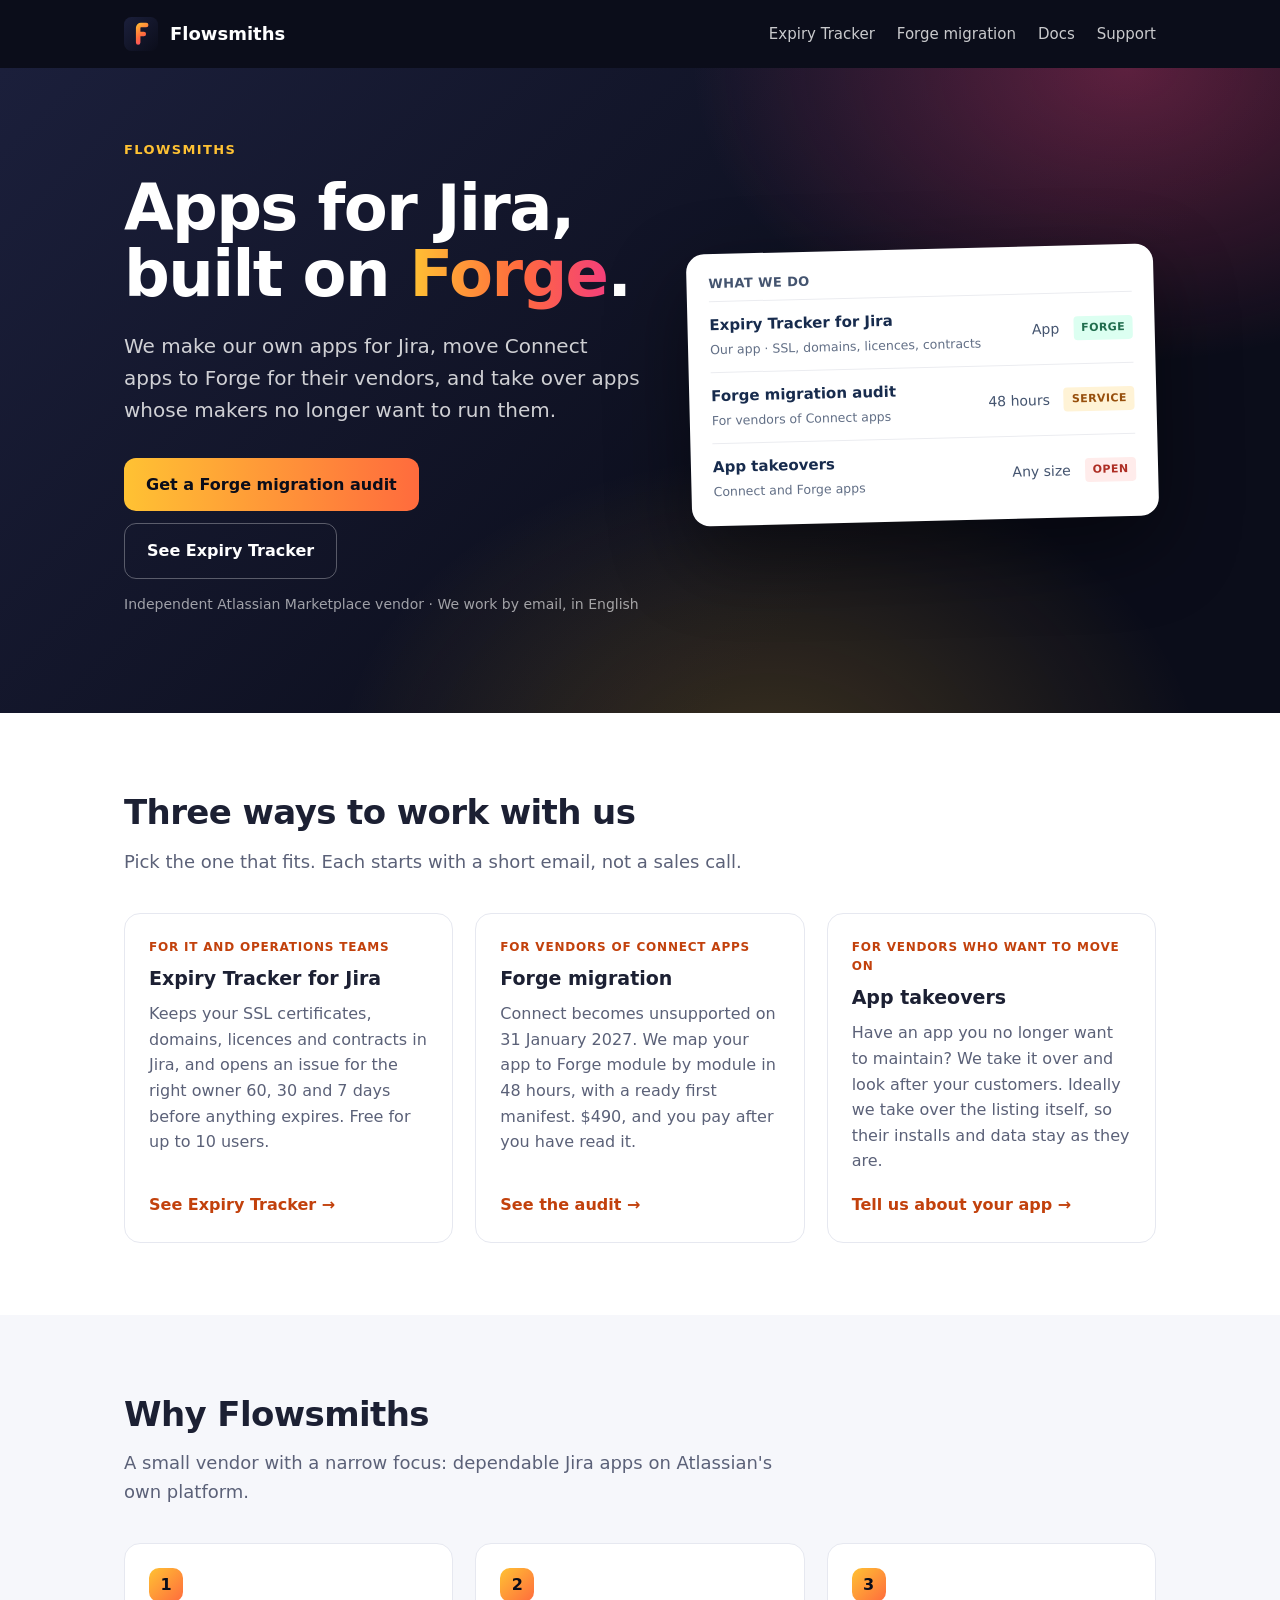
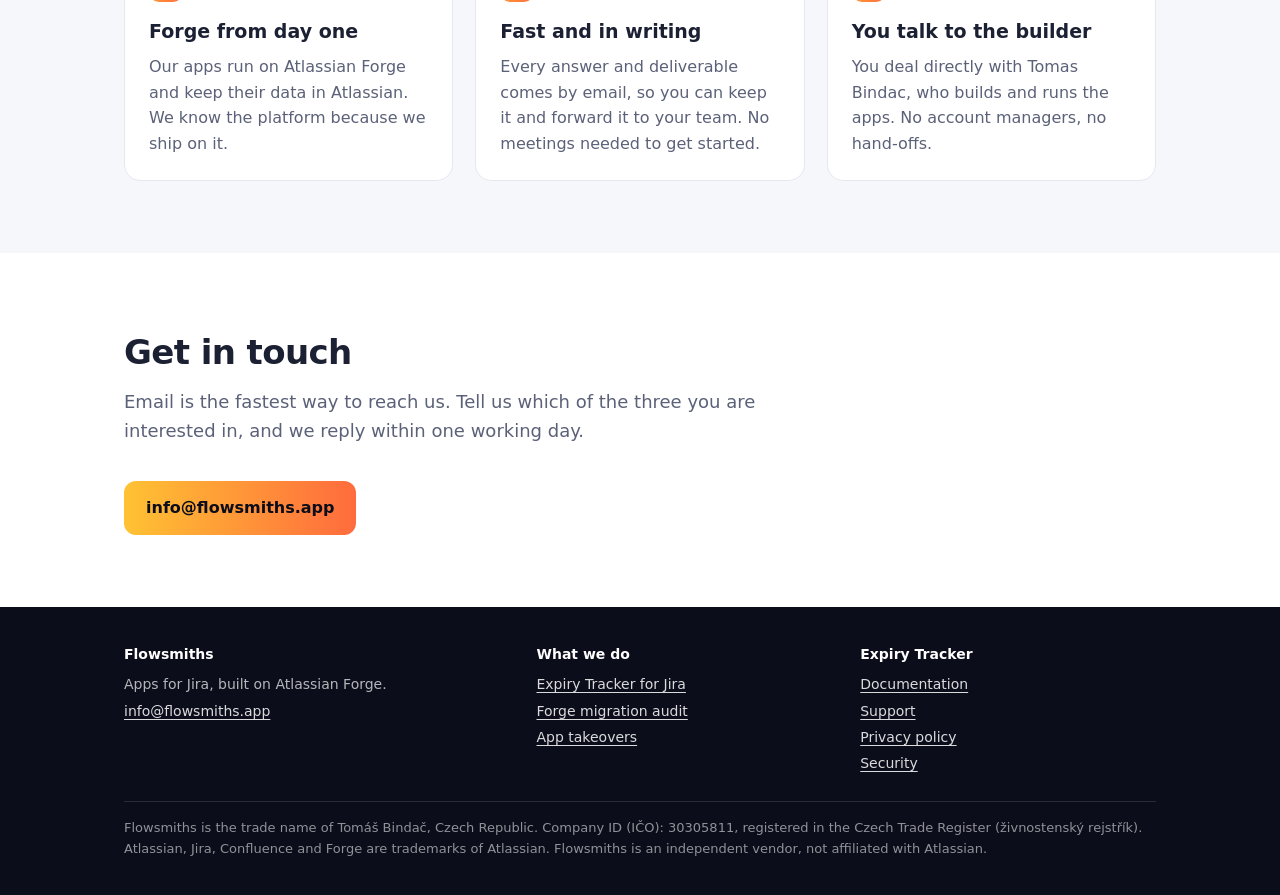
<file: index.html>
<!doctype html>
<html lang="en">
<head>
<meta charset="utf-8">
<meta name="viewport" content="width=device-width, initial-scale=1">
<title>Flowsmiths: apps for Jira, built on Forge</title>
<meta name="description" content="Flowsmiths makes Forge apps for Jira, moves Connect apps to Forge for their vendors, and takes over apps their makers no longer want to run.">
<meta property="og:title" content="Flowsmiths: apps for Jira, built on Forge">
<meta property="og:description" content="Our own Jira apps, Forge migrations for Connect vendors, and app takeovers.">
<meta property="og:url" content="https://flowsmiths.app/">
<meta property="og:type" content="website">
<link rel="icon" href="/favicon.ico?v=2" sizes="48x48">
<link rel="icon" type="image/svg+xml" href="/flowsmiths.svg?v=2">
<link rel="icon" type="image/png" sizes="32x32" href="/favicon-32.png?v=2">
<link rel="apple-touch-icon" href="/apple-touch-icon.png?v=2">
<link rel="stylesheet" href="/style.css">
</head>
<body>
<header class="top"><div class="wrap">
  <a class="brand" href="/"><img src="/flowsmiths.svg" alt="">Flowsmiths</a>
  <nav><a href="/expiry-tracker.html">Expiry Tracker</a><a href="/forge-migration/">Forge migration</a><a href="/docs.html">Docs</a><a href="/support.html">Support</a></nav>
</div></header>
<div class="hero"><div class="wrap">
  <div>
    <p class="kicker">Flowsmiths</p>
    <h1>Apps for Jira,<br>built on <span class="grad">Forge</span>.</h1>
    <p class="sub">We make our own apps for Jira, move Connect apps to Forge for their vendors, and take over apps whose makers no longer want to run them.</p>
    <div class="ctas"><a class="cta" href="/forge-migration/">Get a Forge migration audit</a><a class="cta ghost" href="/expiry-tracker.html">See Expiry Tracker</a></div>
    <p class="note">Independent Atlassian Marketplace vendor · We work by email, in English</p>
  </div>
  <div class="panel" aria-label="What Flowsmiths does">
    <h2>WHAT WE DO</h2>
    <div class="row"><div><b>Expiry Tracker for Jira</b><small>Our app · SSL, domains, licences, contracts</small></div><span class="days">App</span><span class="loz ok">Forge</span></div>
    <div class="row"><div><b>Forge migration audit</b><small>For vendors of Connect apps</small></div><span class="days">48 hours</span><span class="loz warn">Service</span></div>
    <div class="row"><div><b>App takeovers</b><small>Connect and Forge apps</small></div><span class="days">Any size</span><span class="loz crit">Open</span></div>
  </div>
</div></div>

<section><div class="wrap">
  <h2 class="sec">Three ways to work with us</h2>
  <p class="lead">Pick the one that fits. Each starts with a short email, not a sales call.</p>
  <div class="grid3">
    <div class="card hub">
      <p class="tag">For IT and operations teams</p>
      <h3>Expiry Tracker for Jira</h3>
      <p>Keeps your SSL certificates, domains, licences and contracts in Jira, and opens an issue for the right owner 60, 30 and 7 days before anything expires. Free for up to 10 users.</p>
      <a class="more" href="/expiry-tracker.html">See Expiry Tracker →</a>
    </div>
    <div class="card hub">
      <p class="tag">For vendors of Connect apps</p>
      <h3>Forge migration</h3>
      <p>Connect becomes unsupported on 31 January 2027. We map your app to Forge module by module in 48 hours, with a ready first manifest. $490, and you pay after you have read it.</p>
      <a class="more" href="/forge-migration/">See the audit →</a>
    </div>
    <div class="card hub" id="takeover">
      <p class="tag">For vendors who want to move on</p>
      <h3>App takeovers</h3>
      <p>Have an app you no longer want to maintain? We take it over and look after your customers. Ideally we take over the listing itself, so their installs and data stay as they are.</p>
      <a class="more" href="mailto:info@flowsmiths.app?subject=App%20takeover">Tell us about your app →</a>
    </div>
  </div>
</div></section>

<section class="soft"><div class="wrap">
  <h2 class="sec">Why Flowsmiths</h2>
  <p class="lead">A small vendor with a narrow focus: dependable Jira apps on Atlassian's own platform.</p>
  <div class="grid3">
    <div class="card"><span class="num">1</span><h3>Forge from day one</h3><p>Our apps run on Atlassian Forge and keep their data in Atlassian. We know the platform because we ship on it.</p></div>
    <div class="card"><span class="num">2</span><h3>Fast and in writing</h3><p>Every answer and deliverable comes by email, so you can keep it and forward it to your team. No meetings needed to get started.</p></div>
    <div class="card"><span class="num">3</span><h3>You talk to the builder</h3><p>You deal directly with Tomas Bindac, who builds and runs the apps. No account managers, no hand-offs.</p></div>
  </div>
</div></section>

<section><div class="wrap">
  <h2 class="sec">Get in touch</h2>
  <p class="lead">Email is the fastest way to reach us. Tell us which of the three you are interested in, and we reply within one working day.</p>
  <div class="ctas"><a class="cta" href="mailto:info@flowsmiths.app">info@flowsmiths.app</a></div>
</div></section>

<footer><div class="wrap">
  <div class="fcols">
    <div><b>Flowsmiths</b><p>Apps for Jira, built on Atlassian Forge.<br><a href="mailto:info@flowsmiths.app">info@flowsmiths.app</a></p></div>
    <div><b>What we do</b><a href="/expiry-tracker.html">Expiry Tracker for Jira</a><a href="/forge-migration/">Forge migration audit</a><a href="/#takeover">App takeovers</a></div>
    <div><b>Expiry Tracker</b><a href="/docs.html">Documentation</a><a href="/support.html">Support</a><a href="/privacy.html">Privacy policy</a><a href="/security.html">Security</a></div>
  </div>
  <p class="legal">Flowsmiths is the trade name of Tomáš Bindač, Czech Republic. Company ID (IČO): 30305811, registered in the Czech Trade Register (živnostenský rejstřík).<br>Atlassian, Jira, Confluence and Forge are trademarks of Atlassian. Flowsmiths is an independent vendor, not affiliated with Atlassian.</p>
</div></footer>
</body>
</html>
</file>
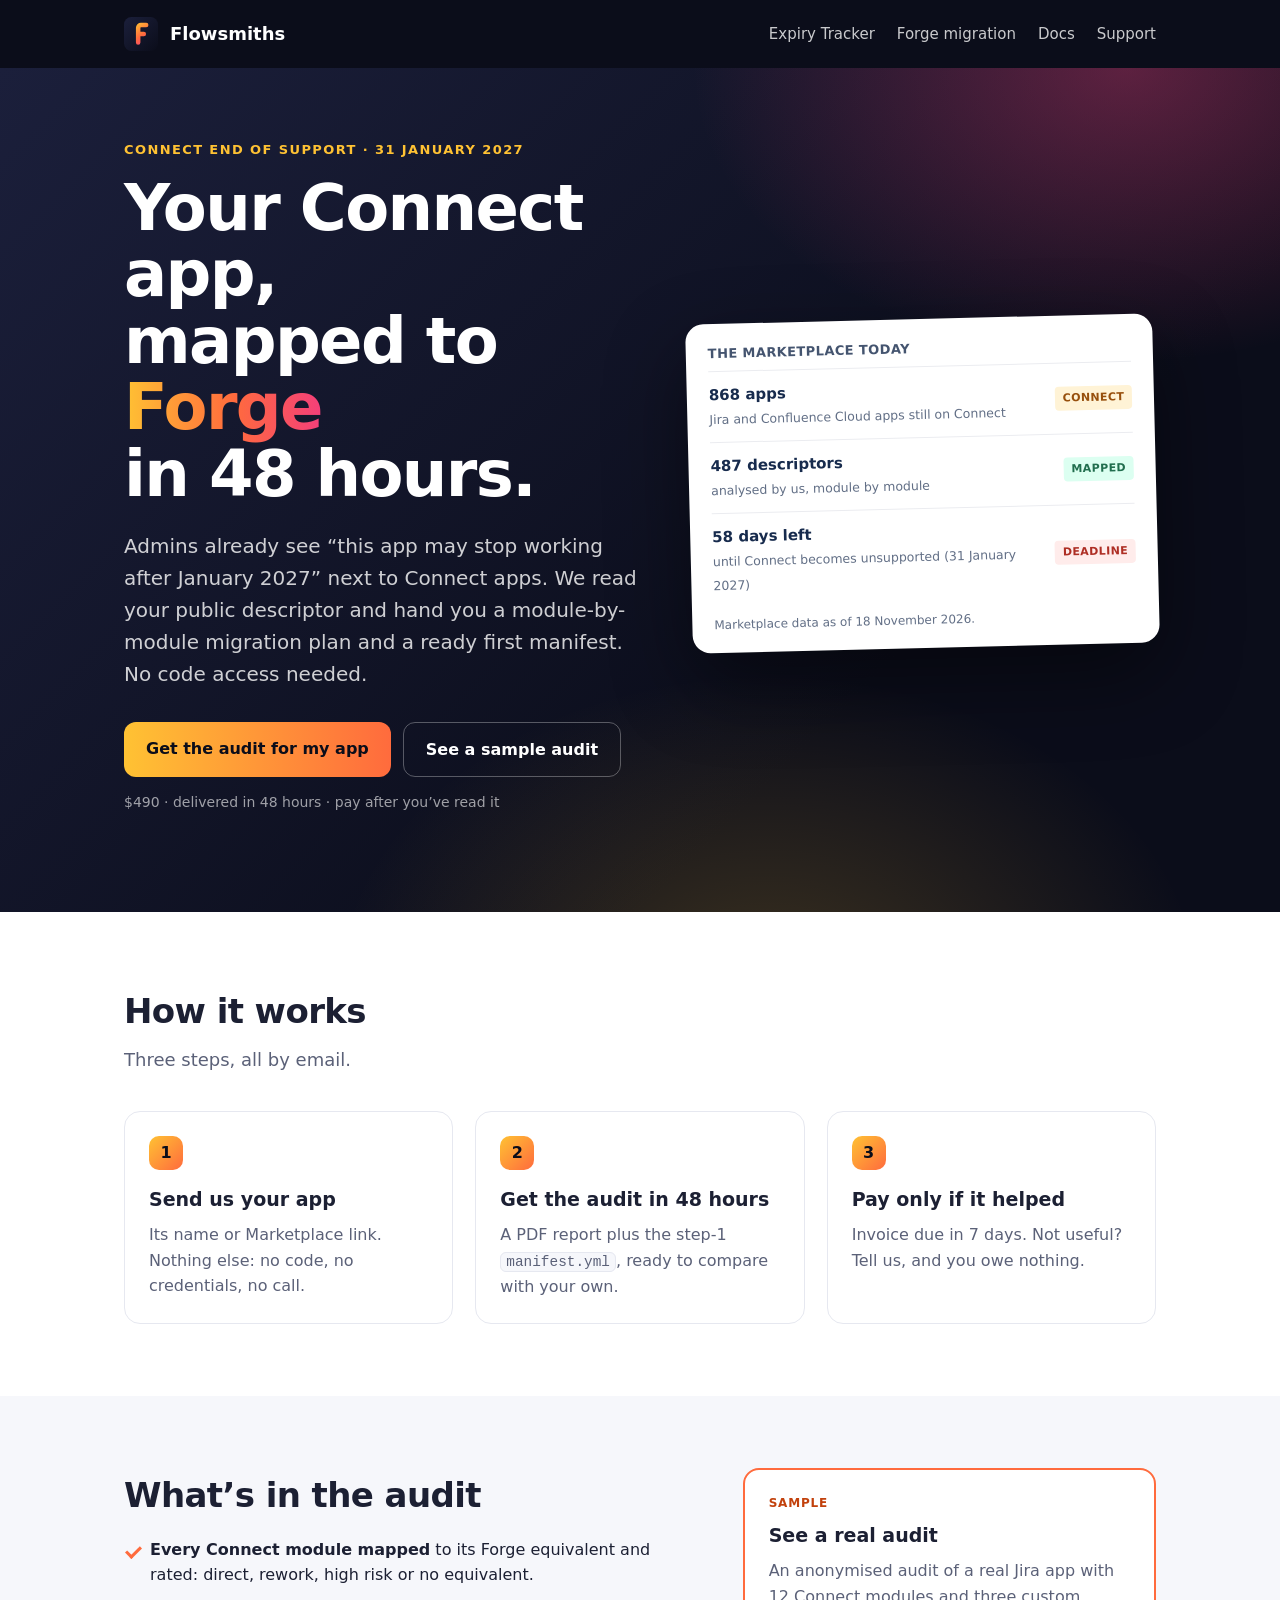
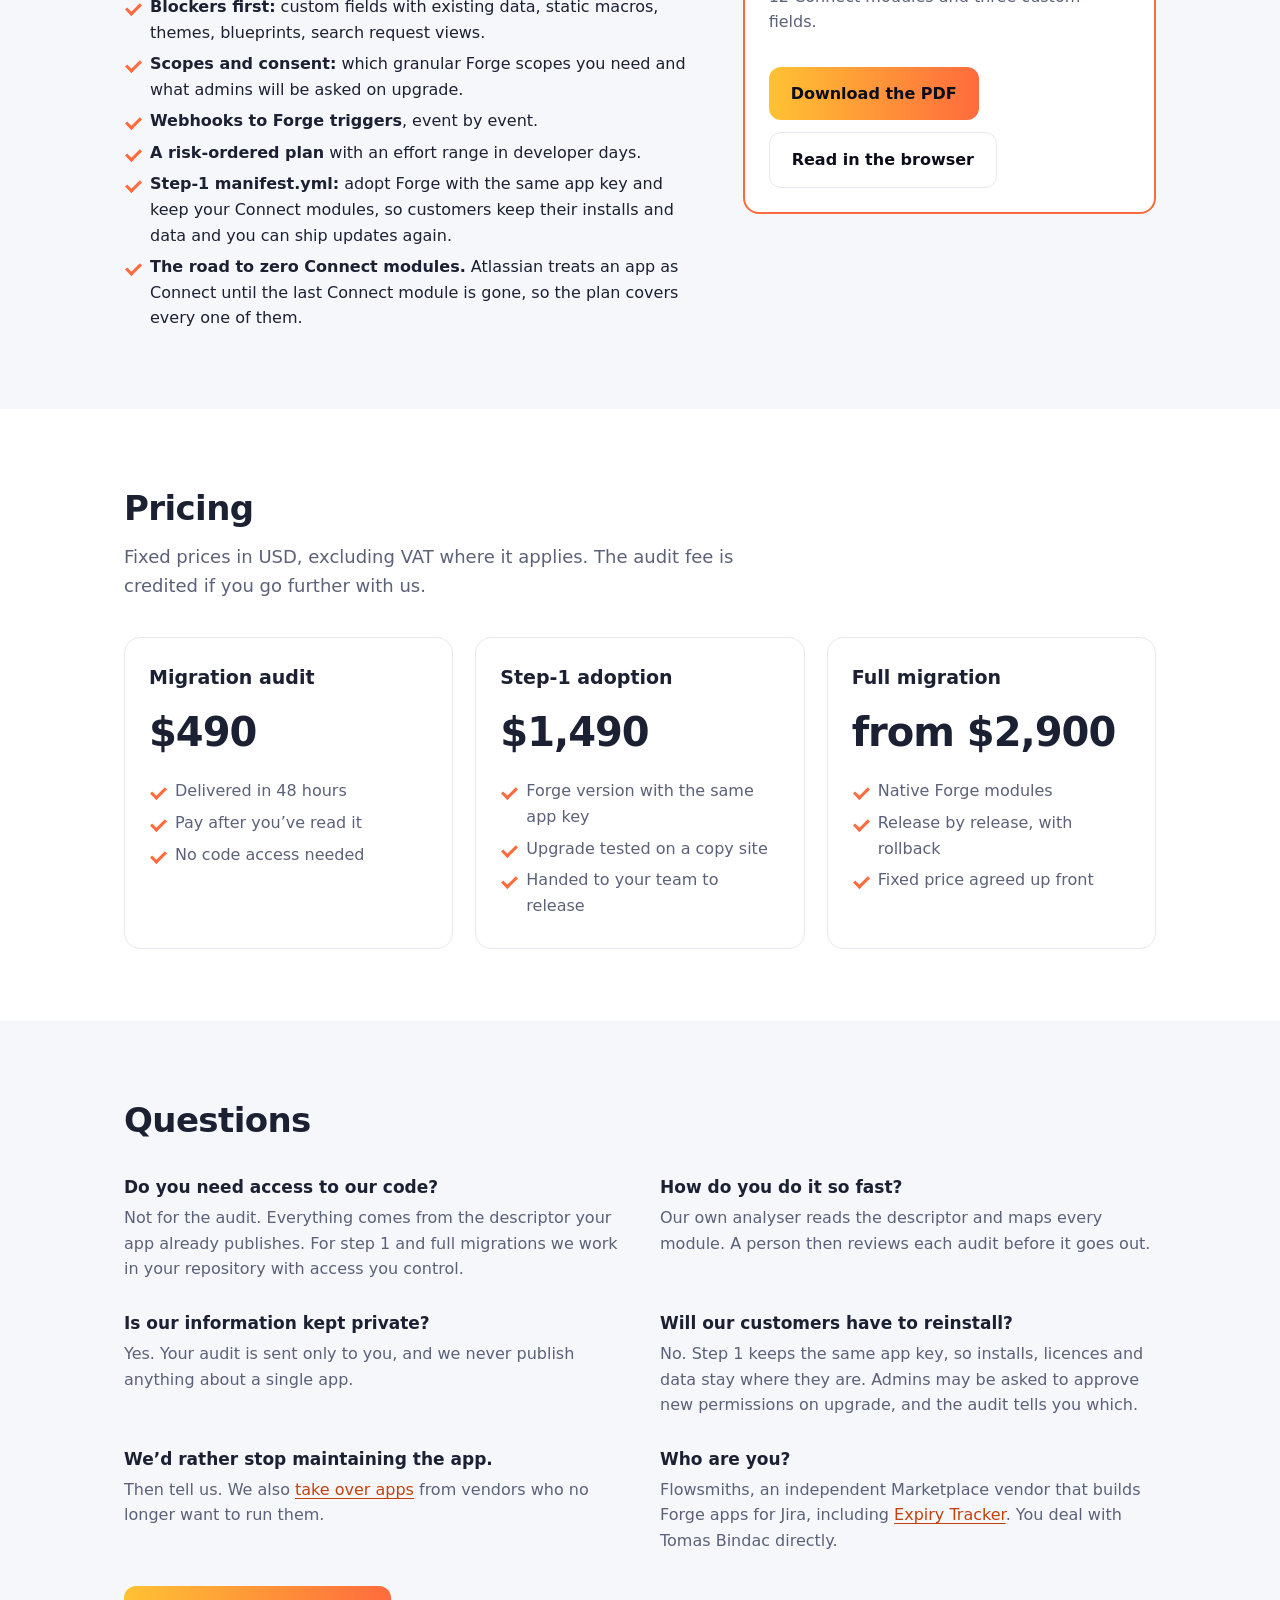
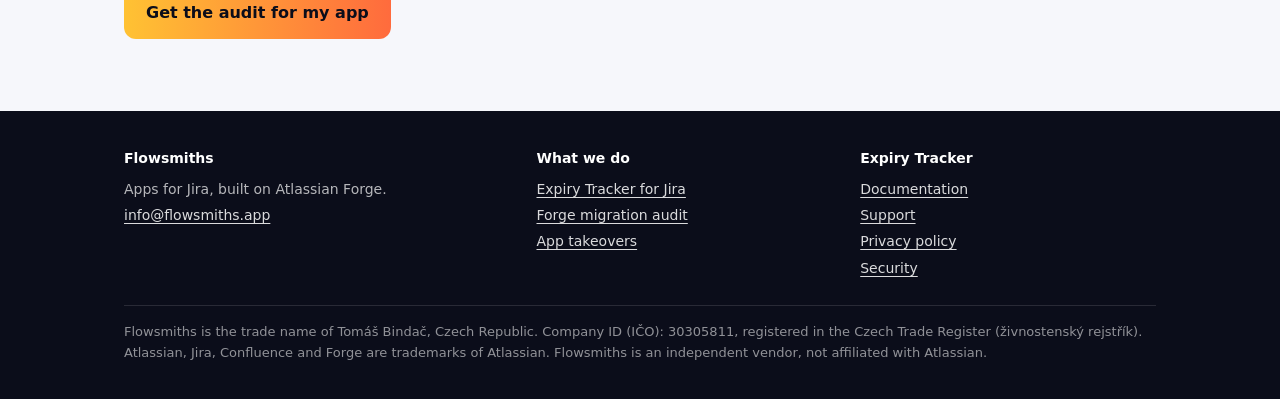
<file: forge-migration/index.html>
<!doctype html>
<html lang="en">
<head>
<meta charset="utf-8">
<meta name="viewport" content="width=device-width, initial-scale=1">
<title>Forge migration audit for Connect apps | Flowsmiths</title>
<meta name="description" content="Your Connect app mapped to Forge in 48 hours: module by module, with a ready step-1 manifest. $490, pay after you have read it.">
<meta property="og:title" content="Your Connect app, mapped to Forge in 48 hours">
<meta property="og:description" content="Module-by-module Forge migration audit with a ready step-1 manifest. $490, pay after you've read it.">
<meta property="og:url" content="https://flowsmiths.app/forge-migration/">
<meta property="og:type" content="website">
<link rel="icon" href="/favicon.ico?v=2" sizes="48x48">
<link rel="icon" type="image/svg+xml" href="/flowsmiths.svg?v=2">
<link rel="icon" type="image/png" sizes="32x32" href="/favicon-32.png?v=2">
<link rel="apple-touch-icon" href="/apple-touch-icon.png?v=2">
<link rel="stylesheet" href="/style.css">
</head>
<body>
<header class="top"><div class="wrap">
  <a class="brand" href="/"><img src="/flowsmiths.svg" alt="">Flowsmiths</a>
  <nav><a href="/expiry-tracker.html">Expiry Tracker</a><a href="/forge-migration/">Forge migration</a><a href="/docs.html">Docs</a><a href="/support.html">Support</a></nav>
</div></header>
<div class="hero"><div class="wrap">
  <div>
    <p class="kicker">Connect end of support · 31 January 2027</p>
    <h1>Your Connect app,<br>mapped to <span class="grad">Forge</span><br>in 48 hours.</h1>
    <p class="sub">Admins already see “this app may stop working after January 2027” next to Connect apps. We read your public descriptor and hand you a module-by-module migration plan and a ready first manifest. No code access needed.</p>
    <div class="ctas"><a class="cta" href="mailto:info@flowsmiths.app?subject=Forge%20migration%20audit&amp;body=App%20name%20or%20Marketplace%20link%3A%20">Get the audit for my app</a><a class="cta ghost" href="sample-audit.pdf">See a sample audit</a></div>
    <p class="note">$490 · delivered in 48 hours · pay after you’ve read it</p>
  </div>
  <div class="panel" aria-label="Marketplace numbers">
    <h2>THE MARKETPLACE TODAY</h2>
    <div class="row"><div><b>868 apps</b><small>Jira and Confluence Cloud apps still on Connect</small></div><span class="days"></span><span class="loz warn">Connect</span></div>
    <div class="row"><div><b>487 descriptors</b><small>analysed by us, module by module</small></div><span class="days"></span><span class="loz ok">Mapped</span></div>
    <div class="row"><div><b id="days">31 January 2027</b><small id="days-label">Connect becomes unsupported</small></div><span class="days"></span><span class="loz crit">Deadline</span></div>
    <p class="small">Marketplace data as of 18 November 2026.</p>
  </div>
</div></div>

<section><div class="wrap">
  <h2 class="sec">How it works</h2>
  <p class="lead">Three steps, all by email.</p>
  <div class="grid3">
    <div class="card"><span class="num">1</span><h3>Send us your app</h3><p>Its name or Marketplace link. Nothing else: no code, no credentials, no call.</p></div>
    <div class="card"><span class="num">2</span><h3>Get the audit in 48 hours</h3><p>A PDF report plus the step-1 <code>manifest.yml</code>, ready to compare with your own.</p></div>
    <div class="card"><span class="num">3</span><h3>Pay only if it helped</h3><p>Invoice due in 7 days. Not useful? Tell us, and you owe nothing.</p></div>
  </div>
</div></section>

<section class="soft"><div class="wrap split">
  <div>
    <h2 class="sec">What’s in the audit</h2>
    <ul class="ticks">
      <li><b>Every Connect module mapped</b> to its Forge equivalent and rated: direct, rework, high risk or no equivalent.</li>
      <li><b>Blockers first:</b> custom fields with existing data, static macros, themes, blueprints, search request views.</li>
      <li><b>Scopes and consent:</b> which granular Forge scopes you need and what admins will be asked on upgrade.</li>
      <li><b>Webhooks to Forge triggers</b>, event by event.</li>
      <li><b>A risk-ordered plan</b> with an effort range in developer days.</li>
      <li><b>Step-1 manifest.yml:</b> adopt Forge with the same app key and keep your Connect modules, so customers keep their installs and data and you can ship updates again.</li>
      <li><b>The road to zero Connect modules.</b> Atlassian treats an app as Connect until the last Connect module is gone, so the plan covers every one of them.</li>
    </ul>
  </div>
  <div class="card sample">
    <p class="tag">Sample</p>
    <h3>See a real audit</h3>
    <p>An anonymised audit of a real Jira app with 12 Connect modules and three custom fields.</p>
    <div class="ctas"><a class="cta" href="sample-audit.pdf">Download the PDF</a><a class="cta ghost dark" href="sample-audit.html">Read in the browser</a></div>
  </div>
</div></section>

<section><div class="wrap">
  <h2 class="sec">Pricing</h2>
  <p class="lead">Fixed prices in USD, excluding VAT where it applies. The audit fee is credited if you go further with us.</p>
  <div class="grid3">
    <div class="card"><h3>Migration audit</h3><div class="big">$490</div><ul class="ticks"><li>Delivered in 48 hours</li><li>Pay after you’ve read it</li><li>No code access needed</li></ul></div>
    <div class="card"><h3>Step-1 adoption</h3><div class="big">$1,490</div><ul class="ticks"><li>Forge version with the same app key</li><li>Upgrade tested on a copy site</li><li>Handed to your team to release</li></ul></div>
    <div class="card"><h3>Full migration</h3><div class="big">from $2,900</div><ul class="ticks"><li>Native Forge modules</li><li>Release by release, with rollback</li><li>Fixed price agreed up front</li></ul></div>
  </div>
</div></section>

<section class="soft"><div class="wrap">
  <h2 class="sec">Questions</h2>
  <div class="faq">
    <div><h3>Do you need access to our code?</h3><p>Not for the audit. Everything comes from the descriptor your app already publishes. For step 1 and full migrations we work in your repository with access you control.</p></div>
    <div><h3>How do you do it so fast?</h3><p>Our own analyser reads the descriptor and maps every module. A person then reviews each audit before it goes out.</p></div>
    <div><h3>Is our information kept private?</h3><p>Yes. Your audit is sent only to you, and we never publish anything about a single app.</p></div>
    <div><h3>Will our customers have to reinstall?</h3><p>No. Step 1 keeps the same app key, so installs, licences and data stay where they are. Admins may be asked to approve new permissions on upgrade, and the audit tells you which.</p></div>
    <div><h3>We’d rather stop maintaining the app.</h3><p>Then tell us. We also <a href="/#takeover">take over apps</a> from vendors who no longer want to run them.</p></div>
    <div><h3>Who are you?</h3><p>Flowsmiths, an independent Marketplace vendor that builds Forge apps for Jira, including <a href="/expiry-tracker.html">Expiry Tracker</a>. You deal with Tomas Bindac directly.</p></div>
  </div>
  <div class="ctas"><a class="cta" href="mailto:info@flowsmiths.app?subject=Forge%20migration%20audit&amp;body=App%20name%20or%20Marketplace%20link%3A%20">Get the audit for my app</a></div>
</div></section>
<script>
(function () {
  var d = Math.ceil((new Date('2027-01-31T23:59:59Z') - new Date()) / 864e5);
  if (d > 0) { document.getElementById('days').textContent = d + ' days left'; document.getElementById('days-label').textContent = 'until Connect becomes unsupported (31 January 2027)'; }
})();
</script>

<footer><div class="wrap">
  <div class="fcols">
    <div><b>Flowsmiths</b><p>Apps for Jira, built on Atlassian Forge.<br><a href="mailto:info@flowsmiths.app">info@flowsmiths.app</a></p></div>
    <div><b>What we do</b><a href="/expiry-tracker.html">Expiry Tracker for Jira</a><a href="/forge-migration/">Forge migration audit</a><a href="/#takeover">App takeovers</a></div>
    <div><b>Expiry Tracker</b><a href="/docs.html">Documentation</a><a href="/support.html">Support</a><a href="/privacy.html">Privacy policy</a><a href="/security.html">Security</a></div>
  </div>
  <p class="legal">Flowsmiths is the trade name of Tomáš Bindač, Czech Republic. Company ID (IČO): 30305811, registered in the Czech Trade Register (živnostenský rejstřík).<br>Atlassian, Jira, Confluence and Forge are trademarks of Atlassian. Flowsmiths is an independent vendor, not affiliated with Atlassian.</p>
</div></footer>
</body>
</html>
</file>
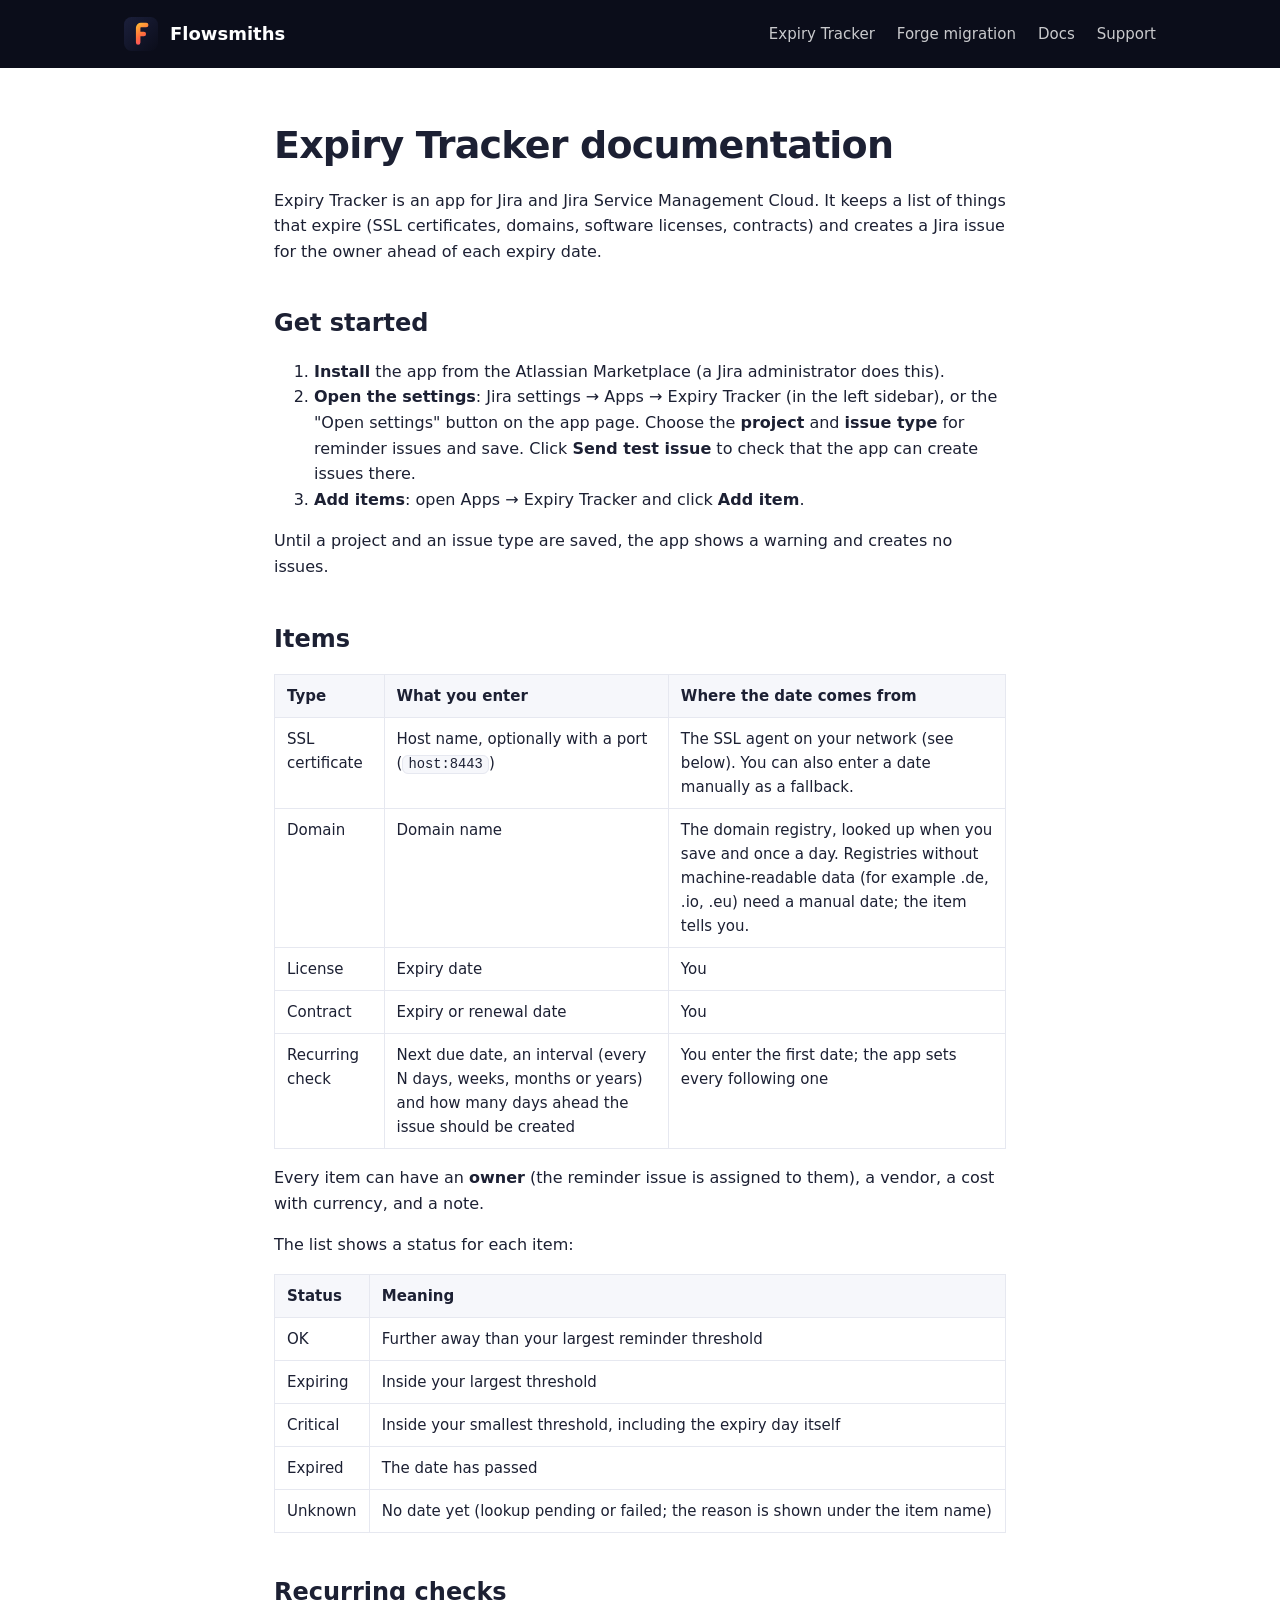
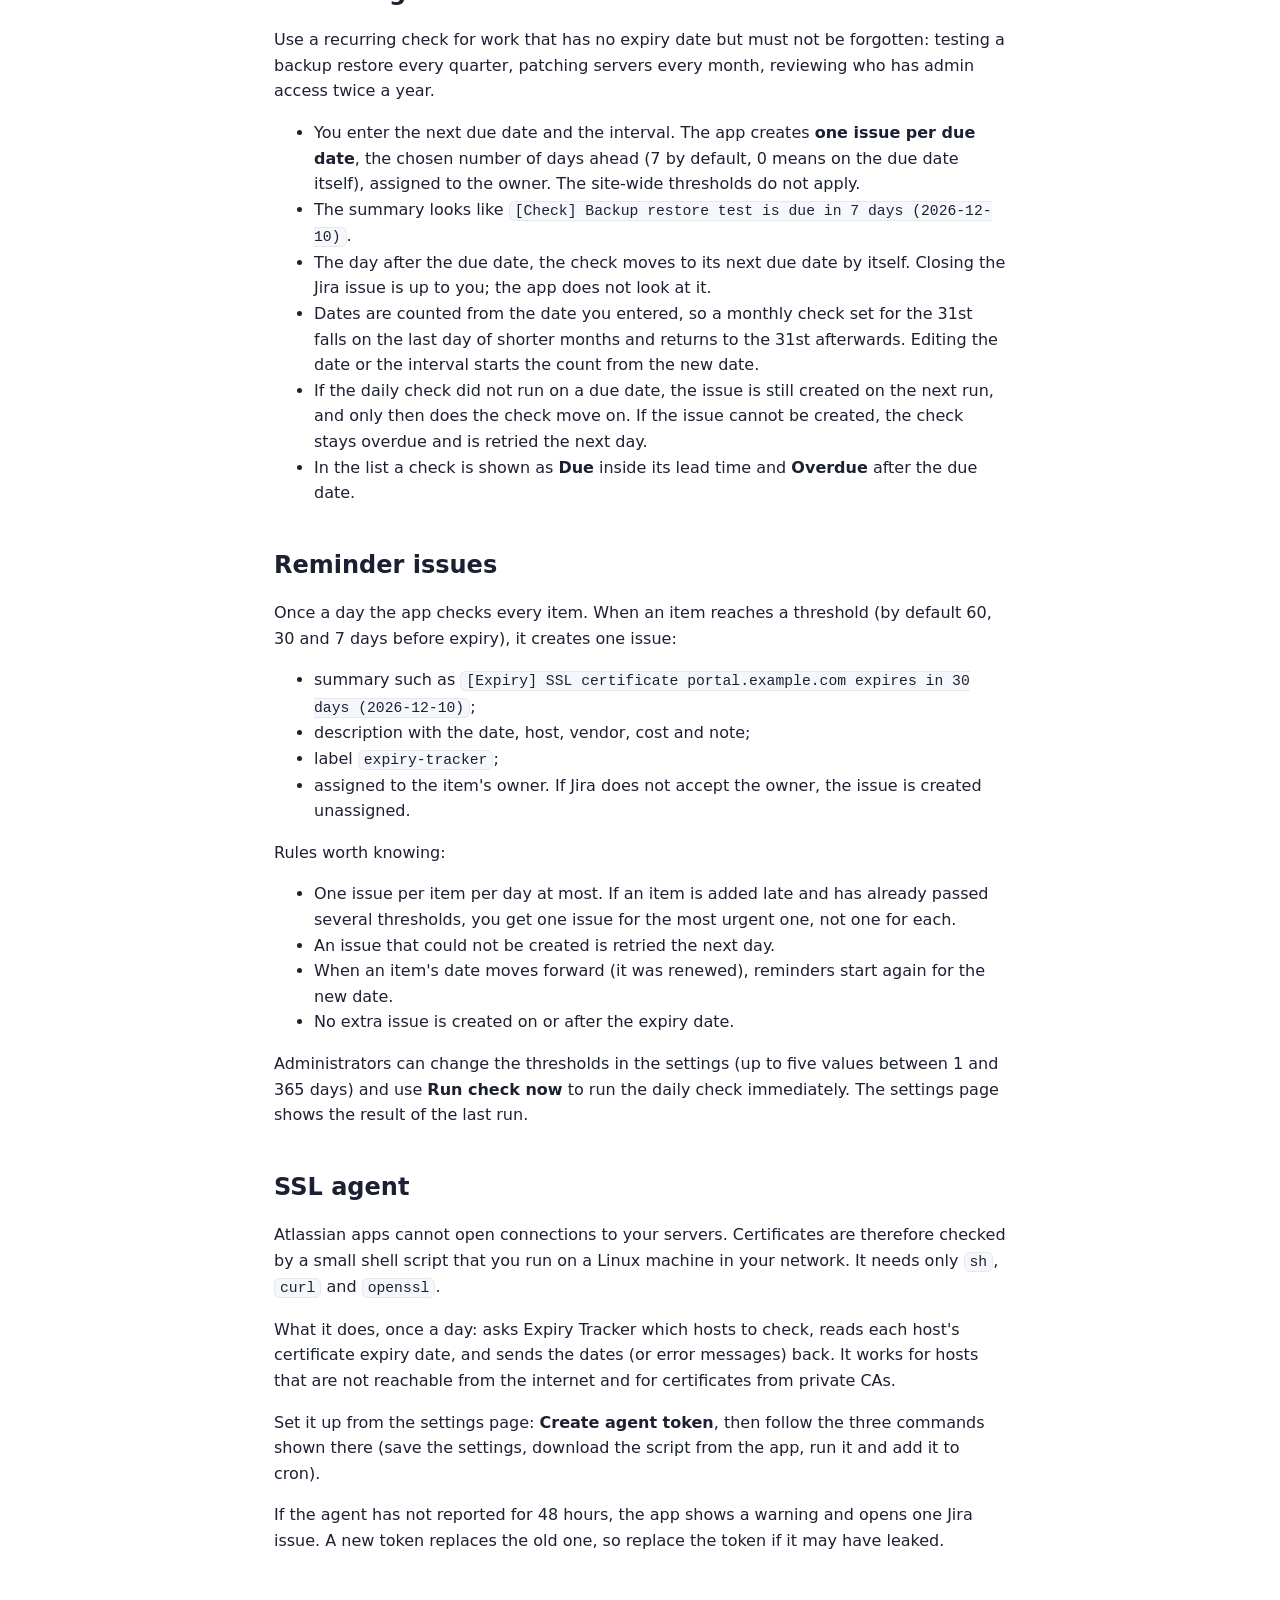
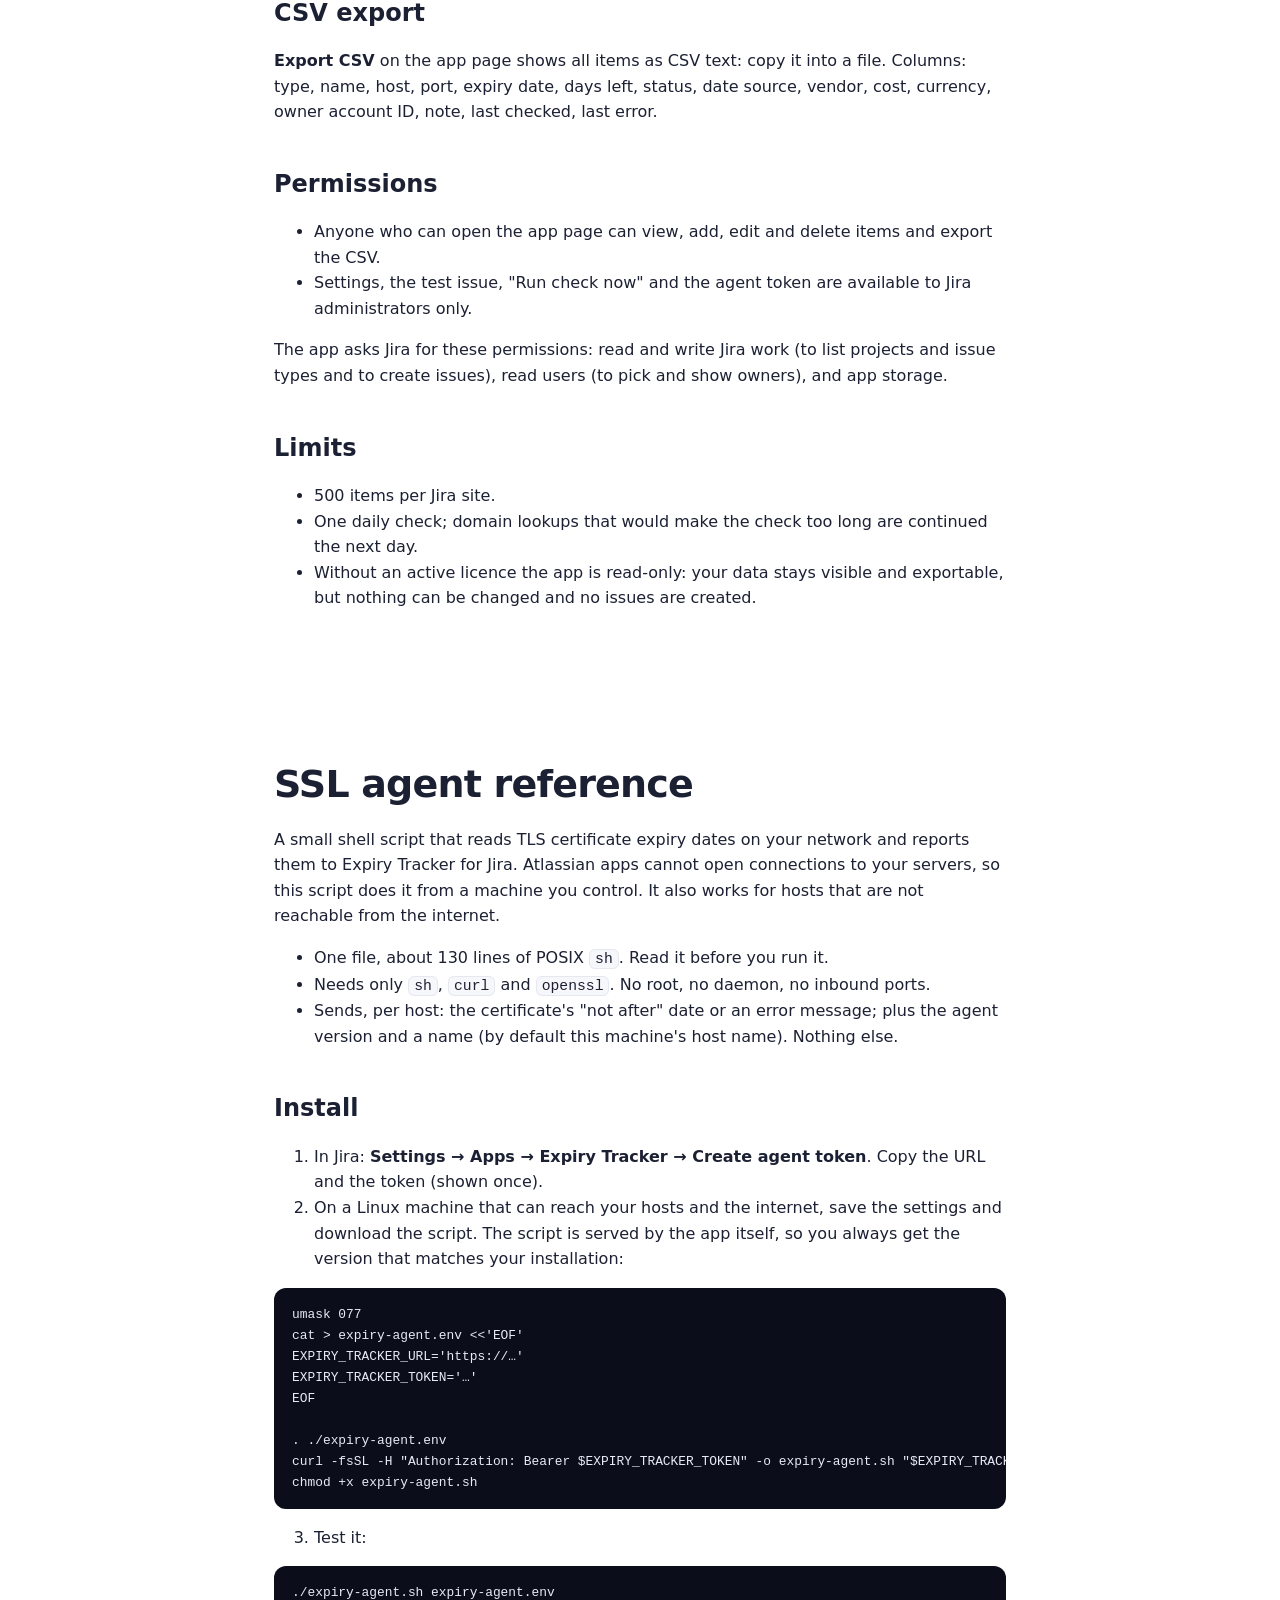
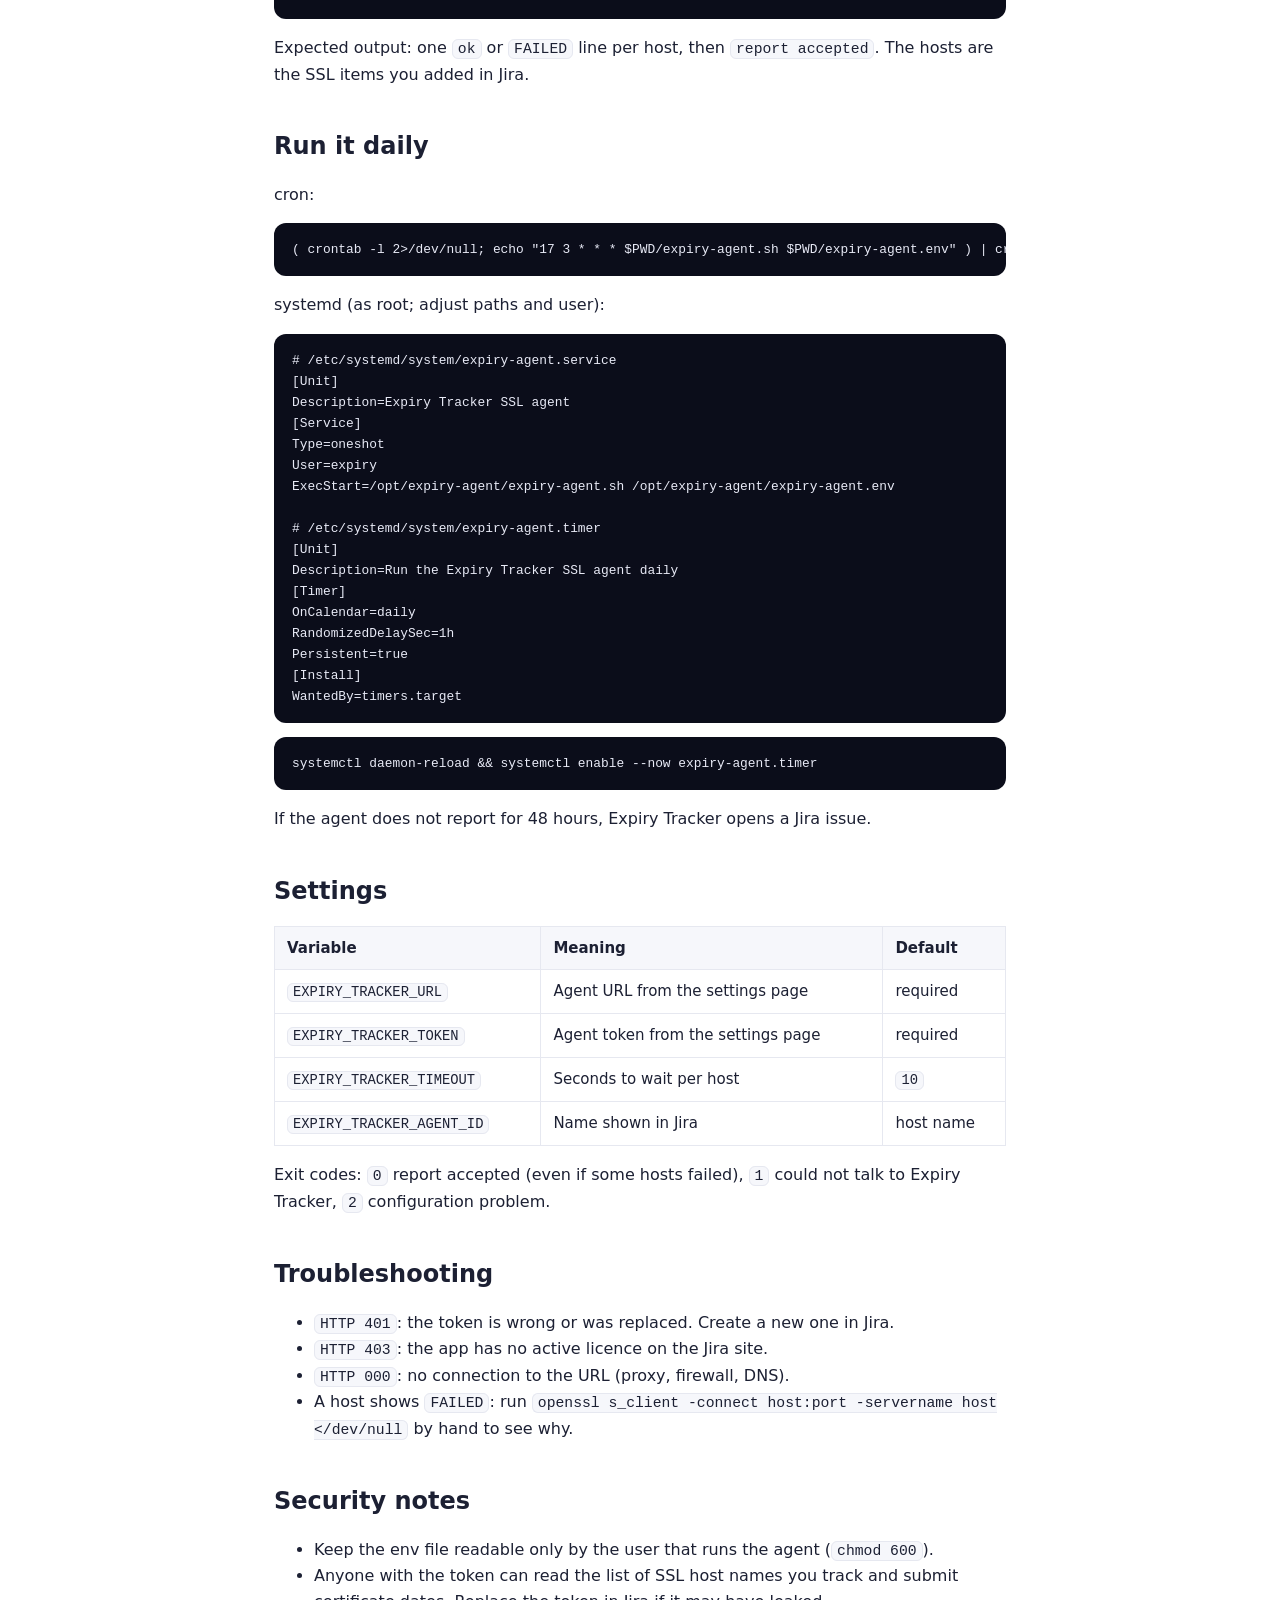
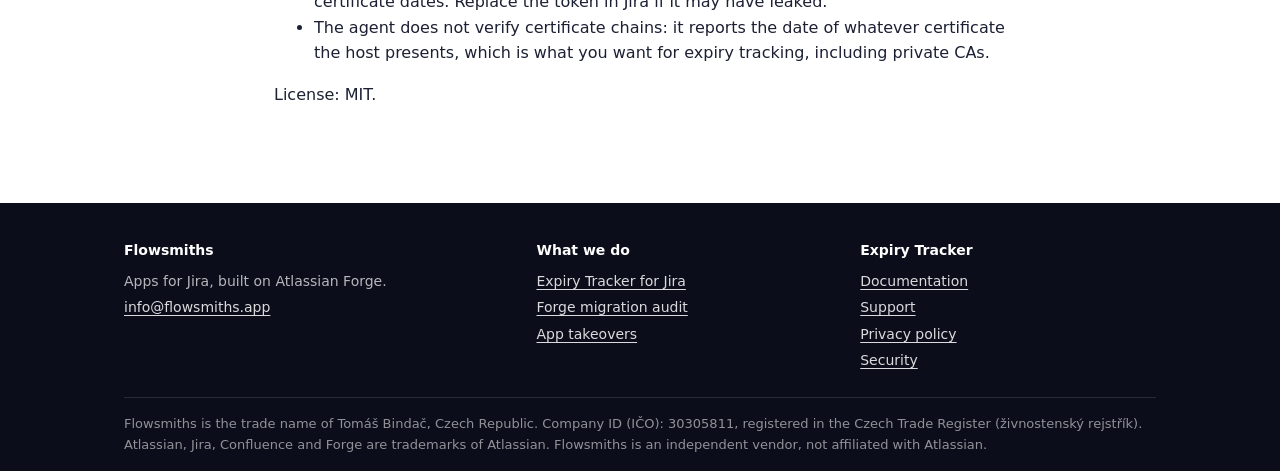
<file: docs.html>
<!doctype html>
<html lang="en">
<head>
<meta charset="utf-8">
<meta name="viewport" content="width=device-width, initial-scale=1">
<title>Documentation: Expiry Tracker for Jira</title>
<meta name="description" content="How to set up and use Expiry Tracker for Jira: items, reminder issues, the SSL agent, CSV export, permissions.">

<link rel="icon" href="/favicon.ico?v=2" sizes="48x48">
<link rel="icon" type="image/svg+xml" href="/flowsmiths.svg?v=2">
<link rel="icon" type="image/png" sizes="32x32" href="/favicon-32.png?v=2">
<link rel="apple-touch-icon" href="/apple-touch-icon.png?v=2">
<link rel="stylesheet" href="/style.css">
</head>
<body>
<header class="top"><div class="wrap">
  <a class="brand" href="/"><img src="/flowsmiths.svg" alt="">Flowsmiths</a>
  <nav><a href="/expiry-tracker.html">Expiry Tracker</a><a href="/forge-migration/">Forge migration</a><a href="/docs.html">Docs</a><a href="/support.html">Support</a></nav>
</div></header>
<article class="doc"><h1>Expiry Tracker documentation</h1>
<p>Expiry Tracker is an app for Jira and Jira Service Management Cloud. It keeps a list of things that expire
(SSL certificates, domains, software licenses, contracts) and creates a Jira issue for the owner ahead of each expiry date.</p>
<h2>Get started</h2>
<ol>
<li><strong>Install</strong> the app from the Atlassian Marketplace (a Jira administrator does this).</li>
<li><strong>Open the settings</strong>: Jira settings → Apps → Expiry Tracker (in the left sidebar), or the &quot;Open settings&quot; button on the app page.
Choose the <strong>project</strong> and <strong>issue type</strong> for reminder issues and save. Click <strong>Send test issue</strong> to check that
the app can create issues there.</li>
<li><strong>Add items</strong>: open Apps → Expiry Tracker and click <strong>Add item</strong>.</li>
</ol>
<p>Until a project and an issue type are saved, the app shows a warning and creates no issues.</p>
<h2>Items</h2>
<table>
<thead>
<tr>
<th>Type</th>
<th>What you enter</th>
<th>Where the date comes from</th>
</tr>
</thead>
<tbody><tr>
<td>SSL certificate</td>
<td>Host name, optionally with a port (<code>host:8443</code>)</td>
<td>The SSL agent on your network (see below). You can also enter a date manually as a fallback.</td>
</tr>
<tr>
<td>Domain</td>
<td>Domain name</td>
<td>The domain registry, looked up when you save and once a day. Registries without machine-readable data (for example .de, .io, .eu) need a manual date; the item tells you.</td>
</tr>
<tr>
<td>License</td>
<td>Expiry date</td>
<td>You</td>
</tr>
<tr>
<td>Contract</td>
<td>Expiry or renewal date</td>
<td>You</td>
</tr>
<tr>
<td>Recurring check</td>
<td>Next due date, an interval (every N days, weeks, months or years) and how many days ahead the issue should be created</td>
<td>You enter the first date; the app sets every following one</td>
</tr>
</tbody></table>
<p>Every item can have an <strong>owner</strong> (the reminder issue is assigned to them), a vendor, a cost with currency, and a note.</p>
<p>The list shows a status for each item:</p>
<table>
<thead>
<tr>
<th>Status</th>
<th>Meaning</th>
</tr>
</thead>
<tbody><tr>
<td>OK</td>
<td>Further away than your largest reminder threshold</td>
</tr>
<tr>
<td>Expiring</td>
<td>Inside your largest threshold</td>
</tr>
<tr>
<td>Critical</td>
<td>Inside your smallest threshold, including the expiry day itself</td>
</tr>
<tr>
<td>Expired</td>
<td>The date has passed</td>
</tr>
<tr>
<td>Unknown</td>
<td>No date yet (lookup pending or failed; the reason is shown under the item name)</td>
</tr>
</tbody></table>
<h2>Recurring checks</h2>
<p>Use a recurring check for work that has no expiry date but must not be forgotten: testing a backup restore every
quarter, patching servers every month, reviewing who has admin access twice a year.</p>
<ul>
<li>You enter the next due date and the interval. The app creates <strong>one issue per due date</strong>, the chosen number of days
ahead (7 by default, 0 means on the due date itself), assigned to the owner. The site-wide thresholds do not apply.</li>
<li>The summary looks like <code>[Check] Backup restore test is due in 7 days (2026-12-10)</code>.</li>
<li>The day after the due date, the check moves to its next due date by itself. Closing the Jira issue is up to you; the
app does not look at it.</li>
<li>Dates are counted from the date you entered, so a monthly check set for the 31st falls on the last day of shorter
months and returns to the 31st afterwards. Editing the date or the interval starts the count from the new date.</li>
<li>If the daily check did not run on a due date, the issue is still created on the next run, and only then does the
check move on. If the issue cannot be created, the check stays overdue and is retried the next day.</li>
<li>In the list a check is shown as <strong>Due</strong> inside its lead time and <strong>Overdue</strong> after the due date.</li>
</ul>
<h2>Reminder issues</h2>
<p>Once a day the app checks every item. When an item reaches a threshold (by default 60, 30 and 7 days before expiry),
it creates one issue:</p>
<ul>
<li>summary such as <code>[Expiry] SSL certificate portal.example.com expires in 30 days (2026-12-10)</code>;</li>
<li>description with the date, host, vendor, cost and note;</li>
<li>label <code>expiry-tracker</code>;</li>
<li>assigned to the item&#39;s owner. If Jira does not accept the owner, the issue is created unassigned.</li>
</ul>
<p>Rules worth knowing:</p>
<ul>
<li>One issue per item per day at most. If an item is added late and has already passed several thresholds, you get one
issue for the most urgent one, not one for each.</li>
<li>An issue that could not be created is retried the next day.</li>
<li>When an item&#39;s date moves forward (it was renewed), reminders start again for the new date.</li>
<li>No extra issue is created on or after the expiry date.</li>
</ul>
<p>Administrators can change the thresholds in the settings (up to five values between 1 and 365 days) and use
<strong>Run check now</strong> to run the daily check immediately. The settings page shows the result of the last run.</p>
<h2>SSL agent</h2>
<p>Atlassian apps cannot open connections to your servers. Certificates are therefore checked by a small shell script
that you run on a Linux machine in your network. It needs only <code>sh</code>, <code>curl</code> and <code>openssl</code>.</p>
<p>What it does, once a day: asks Expiry Tracker which hosts to check, reads each host&#39;s certificate expiry date,
and sends the dates (or error messages) back. It works for hosts that are not reachable from the internet and for
certificates from private CAs.</p>
<p>Set it up from the settings page: <strong>Create agent token</strong>, then follow the three commands shown there
(save the settings, download the script from the app, run it and add it to cron).</p>
<p>If the agent has not reported for 48 hours, the app shows a warning and opens one Jira issue. A new token replaces the
old one, so replace the token if it may have leaked.</p>
<h2>CSV export</h2>
<p><strong>Export CSV</strong> on the app page shows all items as CSV text: copy it into a file. Columns: type, name, host, port,
expiry date, days left, status, date source, vendor, cost, currency, owner account ID, note, last checked, last error.</p>
<h2>Permissions</h2>
<ul>
<li>Anyone who can open the app page can view, add, edit and delete items and export the CSV.</li>
<li>Settings, the test issue, &quot;Run check now&quot; and the agent token are available to Jira administrators only.</li>
</ul>
<p>The app asks Jira for these permissions: read and write Jira work (to list projects and issue types and to create
issues), read users (to pick and show owners), and app storage.</p>
<h2>Limits</h2>
<ul>
<li>500 items per Jira site.</li>
<li>One daily check; domain lookups that would make the check too long are continued the next day.</li>
<li>Without an active licence the app is read-only: your data stays visible and exportable, but nothing can be changed
and no issues are created.</li>
</ul>
</article><article class="doc"><h1>SSL agent reference</h1>
<p>A small shell script that reads TLS certificate expiry dates on your network and reports them to
Expiry Tracker for Jira. Atlassian apps cannot open connections to your servers, so this
script does it from a machine you control. It also works for hosts that are not reachable from the internet.</p>
<ul>
<li>One file, about 130 lines of POSIX <code>sh</code>. Read it before you run it.</li>
<li>Needs only <code>sh</code>, <code>curl</code> and <code>openssl</code>. No root, no daemon, no inbound ports.</li>
<li>Sends, per host: the certificate&#39;s &quot;not after&quot; date or an error message; plus the agent version and a name
(by default this machine&#39;s host name). Nothing else.</li>
</ul>
<h2>Install</h2>
<ol>
<li>In Jira: <strong>Settings → Apps → Expiry Tracker → Create agent token</strong>. Copy the URL and the token (shown once).</li>
<li>On a Linux machine that can reach your hosts and the internet, save the settings and download the script.
The script is served by the app itself, so you always get the version that matches your installation:</li>
</ol>
<pre><code class="language-sh">umask 077
cat &gt; expiry-agent.env &lt;&lt;&#39;EOF&#39;
EXPIRY_TRACKER_URL=&#39;https://…&#39;
EXPIRY_TRACKER_TOKEN=&#39;…&#39;
EOF

. ./expiry-agent.env
curl -fsSL -H &quot;Authorization: Bearer $EXPIRY_TRACKER_TOKEN&quot; -o expiry-agent.sh &quot;$EXPIRY_TRACKER_URL?download=agent&quot;
chmod +x expiry-agent.sh
</code></pre>
<ol start="3">
<li>Test it:</li>
</ol>
<pre><code class="language-sh">./expiry-agent.sh expiry-agent.env
</code></pre>
<p>Expected output: one <code>ok</code> or <code>FAILED</code> line per host, then <code>report accepted</code>. The hosts are the SSL items you added in Jira.</p>
<h2>Run it daily</h2>
<p>cron:</p>
<pre><code class="language-sh">( crontab -l 2&gt;/dev/null; echo &quot;17 3 * * * $PWD/expiry-agent.sh $PWD/expiry-agent.env&quot; ) | crontab -
</code></pre>
<p>systemd (as root; adjust paths and user):</p>
<pre><code class="language-ini"># /etc/systemd/system/expiry-agent.service
[Unit]
Description=Expiry Tracker SSL agent
[Service]
Type=oneshot
User=expiry
ExecStart=/opt/expiry-agent/expiry-agent.sh /opt/expiry-agent/expiry-agent.env

# /etc/systemd/system/expiry-agent.timer
[Unit]
Description=Run the Expiry Tracker SSL agent daily
[Timer]
OnCalendar=daily
RandomizedDelaySec=1h
Persistent=true
[Install]
WantedBy=timers.target
</code></pre>
<pre><code class="language-sh">systemctl daemon-reload &amp;&amp; systemctl enable --now expiry-agent.timer
</code></pre>
<p>If the agent does not report for 48 hours, Expiry Tracker opens a Jira issue.</p>
<h2>Settings</h2>
<table>
<thead>
<tr>
<th>Variable</th>
<th>Meaning</th>
<th>Default</th>
</tr>
</thead>
<tbody><tr>
<td><code>EXPIRY_TRACKER_URL</code></td>
<td>Agent URL from the settings page</td>
<td>required</td>
</tr>
<tr>
<td><code>EXPIRY_TRACKER_TOKEN</code></td>
<td>Agent token from the settings page</td>
<td>required</td>
</tr>
<tr>
<td><code>EXPIRY_TRACKER_TIMEOUT</code></td>
<td>Seconds to wait per host</td>
<td><code>10</code></td>
</tr>
<tr>
<td><code>EXPIRY_TRACKER_AGENT_ID</code></td>
<td>Name shown in Jira</td>
<td>host name</td>
</tr>
</tbody></table>
<p>Exit codes: <code>0</code> report accepted (even if some hosts failed), <code>1</code> could not talk to Expiry Tracker, <code>2</code> configuration problem.</p>
<h2>Troubleshooting</h2>
<ul>
<li><code>HTTP 401</code>: the token is wrong or was replaced. Create a new one in Jira.</li>
<li><code>HTTP 403</code>: the app has no active licence on the Jira site.</li>
<li><code>HTTP 000</code>: no connection to the URL (proxy, firewall, DNS).</li>
<li>A host shows <code>FAILED</code>: run <code>openssl s_client -connect host:port -servername host &lt;/dev/null</code> by hand to see why.</li>
</ul>
<h2>Security notes</h2>
<ul>
<li>Keep the env file readable only by the user that runs the agent (<code>chmod 600</code>).</li>
<li>Anyone with the token can read the list of SSL host names you track and submit certificate dates. Replace the token
in Jira if it may have leaked.</li>
<li>The agent does not verify certificate chains: it reports the date of whatever certificate the host presents,
which is what you want for expiry tracking, including private CAs.</li>
</ul>
<p>License: MIT.</p>
</article>
<footer><div class="wrap">
  <div class="fcols">
    <div><b>Flowsmiths</b><p>Apps for Jira, built on Atlassian Forge.<br><a href="mailto:info@flowsmiths.app">info@flowsmiths.app</a></p></div>
    <div><b>What we do</b><a href="/expiry-tracker.html">Expiry Tracker for Jira</a><a href="/forge-migration/">Forge migration audit</a><a href="/#takeover">App takeovers</a></div>
    <div><b>Expiry Tracker</b><a href="/docs.html">Documentation</a><a href="/support.html">Support</a><a href="/privacy.html">Privacy policy</a><a href="/security.html">Security</a></div>
  </div>
  <p class="legal">Flowsmiths is the trade name of Tomáš Bindač, Czech Republic. Company ID (IČO): 30305811, registered in the Czech Trade Register (živnostenský rejstřík).<br>Atlassian, Jira, Confluence and Forge are trademarks of Atlassian. Flowsmiths is an independent vendor, not affiliated with Atlassian.</p>
</div></footer>
</body>
</html>
</file>
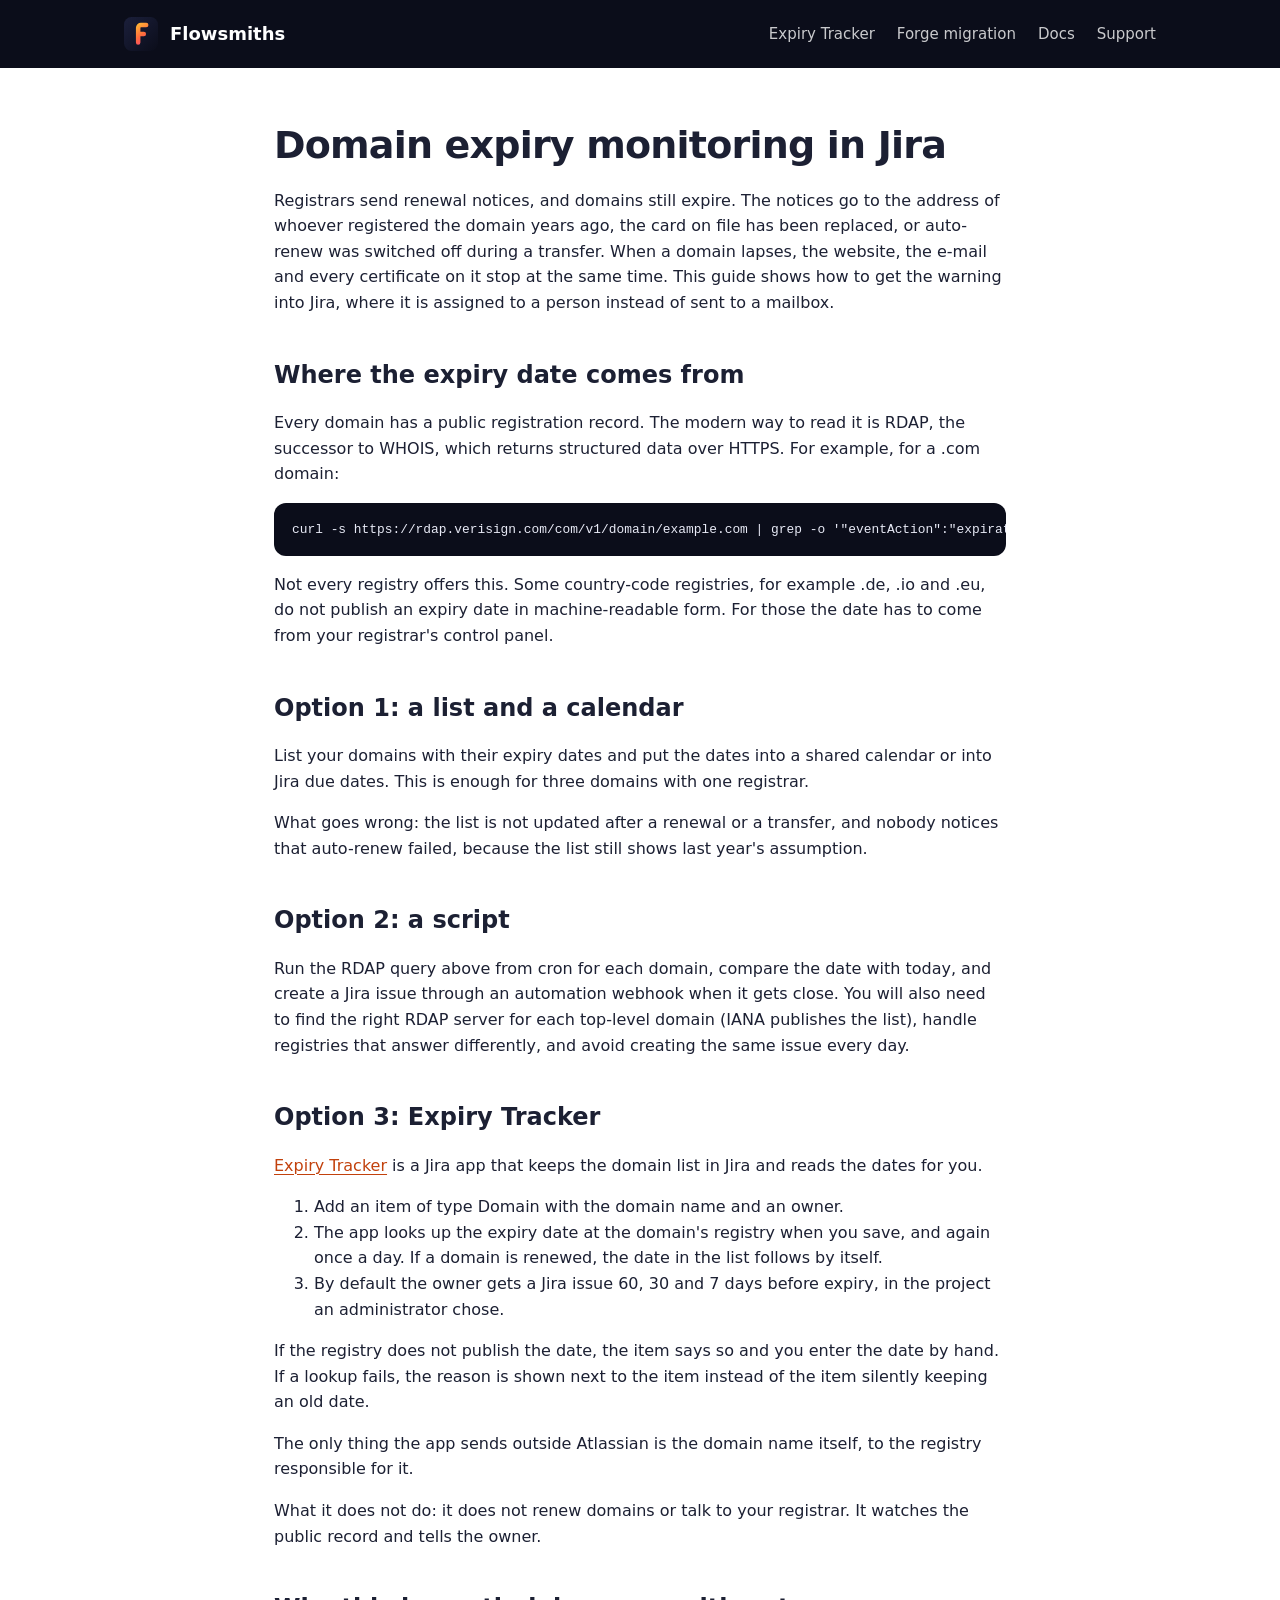
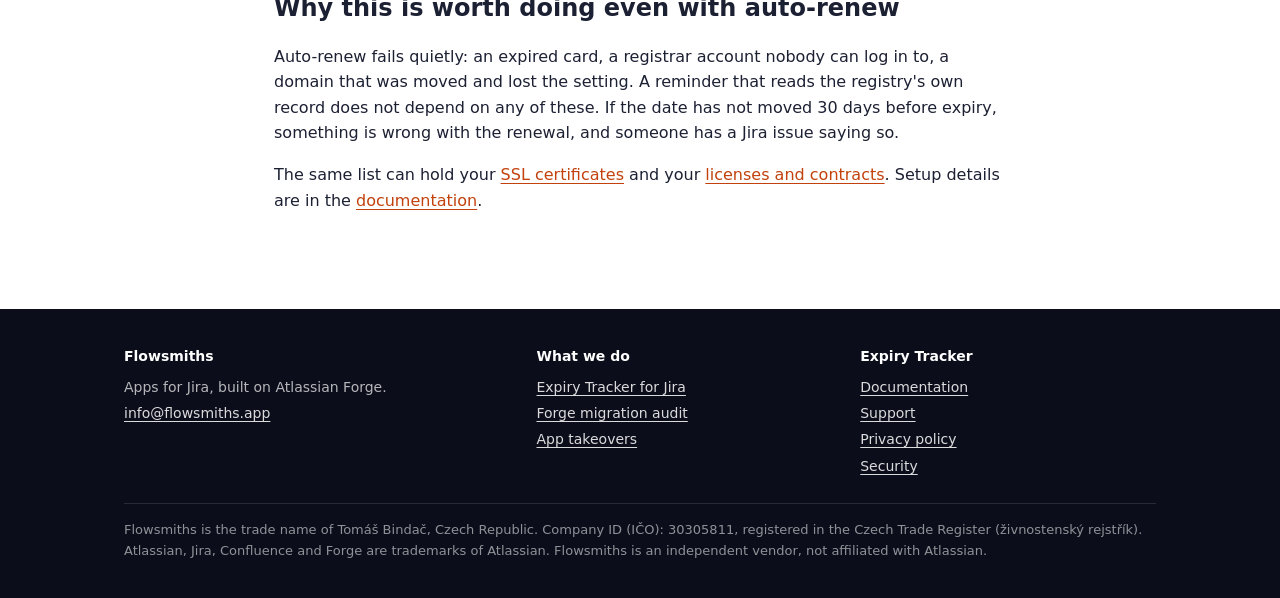
<file: domain-expiry-monitoring-jira.html>
<!doctype html>
<html lang="en">
<head>
<meta charset="utf-8">
<meta name="viewport" content="width=device-width, initial-scale=1">
<title>Domain expiry monitoring in Jira | Expiry Tracker</title>
<meta name="description" content="How to read domain expiry dates from the registry (RDAP) and get a Jira issue assigned to an owner before a domain lapses.">

<link rel="icon" href="/favicon.ico?v=2" sizes="48x48">
<link rel="icon" type="image/svg+xml" href="/flowsmiths.svg?v=2">
<link rel="icon" type="image/png" sizes="32x32" href="/favicon-32.png?v=2">
<link rel="apple-touch-icon" href="/apple-touch-icon.png?v=2">
<link rel="stylesheet" href="/style.css">
</head>
<body>
<header class="top"><div class="wrap">
  <a class="brand" href="/"><img src="/flowsmiths.svg" alt="">Flowsmiths</a>
  <nav><a href="/expiry-tracker.html">Expiry Tracker</a><a href="/forge-migration/">Forge migration</a><a href="/docs.html">Docs</a><a href="/support.html">Support</a></nav>
</div></header>
<article class="doc"><h1>Domain expiry monitoring in Jira</h1>
<p>Registrars send renewal notices, and domains still expire. The notices go to the address of whoever registered the
domain years ago, the card on file has been replaced, or auto-renew was switched off during a transfer. When a domain
lapses, the website, the e-mail and every certificate on it stop at the same time. This guide shows how to get the
warning into Jira, where it is assigned to a person instead of sent to a mailbox.</p>
<h2>Where the expiry date comes from</h2>
<p>Every domain has a public registration record. The modern way to read it is RDAP, the successor to WHOIS, which
returns structured data over HTTPS. For example, for a .com domain:</p>
<pre><code>curl -s https://rdap.verisign.com/com/v1/domain/example.com | grep -o &#39;&quot;eventAction&quot;:&quot;expiration&quot;[^}]*&#39;
</code></pre>
<p>Not every registry offers this. Some country-code registries, for example .de, .io and .eu, do not publish an
expiry date in machine-readable form. For those the date has to come from your registrar&#39;s control panel.</p>
<h2>Option 1: a list and a calendar</h2>
<p>List your domains with their expiry dates and put the dates into a shared calendar or into Jira due dates. This is
enough for three domains with one registrar.</p>
<p>What goes wrong: the list is not updated after a renewal or a transfer, and nobody notices that auto-renew failed,
because the list still shows last year&#39;s assumption.</p>
<h2>Option 2: a script</h2>
<p>Run the RDAP query above from cron for each domain, compare the date with today, and create a Jira issue through an
automation webhook when it gets close. You will also need to find the right RDAP server for each top-level domain
(IANA publishes the list), handle registries that answer differently, and avoid creating the same issue every day.</p>
<h2>Option 3: Expiry Tracker</h2>
<p><a href="expiry-tracker.html">Expiry Tracker</a> is a Jira app that keeps the domain list in Jira and reads the dates for you.</p>
<ol>
<li>Add an item of type Domain with the domain name and an owner.</li>
<li>The app looks up the expiry date at the domain&#39;s registry when you save, and again once a day. If a domain is
renewed, the date in the list follows by itself.</li>
<li>By default the owner gets a Jira issue 60, 30 and 7 days before expiry, in the project an administrator chose.</li>
</ol>
<p>If the registry does not publish the date, the item says so and you enter the date by hand. If a lookup fails, the
reason is shown next to the item instead of the item silently keeping an old date.</p>
<p>The only thing the app sends outside Atlassian is the domain name itself, to the registry responsible for it.</p>
<p>What it does not do: it does not renew domains or talk to your registrar. It watches the public record and tells
the owner.</p>
<h2>Why this is worth doing even with auto-renew</h2>
<p>Auto-renew fails quietly: an expired card, a registrar account nobody can log in to, a domain that was moved and lost
the setting. A reminder that reads the registry&#39;s own record does not depend on any of these. If the date has not
moved 30 days before expiry, something is wrong with the renewal, and someone has a Jira issue saying so.</p>
<p>The same list can hold your <a href="ssl-certificate-expiry-jira.html">SSL certificates</a> and your
<a href="license-contract-renewal-tracking-jira.html">licenses and contracts</a>. Setup details are in the
<a href="docs.html">documentation</a>.</p>
</article>
<footer><div class="wrap">
  <div class="fcols">
    <div><b>Flowsmiths</b><p>Apps for Jira, built on Atlassian Forge.<br><a href="mailto:info@flowsmiths.app">info@flowsmiths.app</a></p></div>
    <div><b>What we do</b><a href="/expiry-tracker.html">Expiry Tracker for Jira</a><a href="/forge-migration/">Forge migration audit</a><a href="/#takeover">App takeovers</a></div>
    <div><b>Expiry Tracker</b><a href="/docs.html">Documentation</a><a href="/support.html">Support</a><a href="/privacy.html">Privacy policy</a><a href="/security.html">Security</a></div>
  </div>
  <p class="legal">Flowsmiths is the trade name of Tomáš Bindač, Czech Republic. Company ID (IČO): 30305811, registered in the Czech Trade Register (živnostenský rejstřík).<br>Atlassian, Jira, Confluence and Forge are trademarks of Atlassian. Flowsmiths is an independent vendor, not affiliated with Atlassian.</p>
</div></footer>
</body>
</html>
</file>
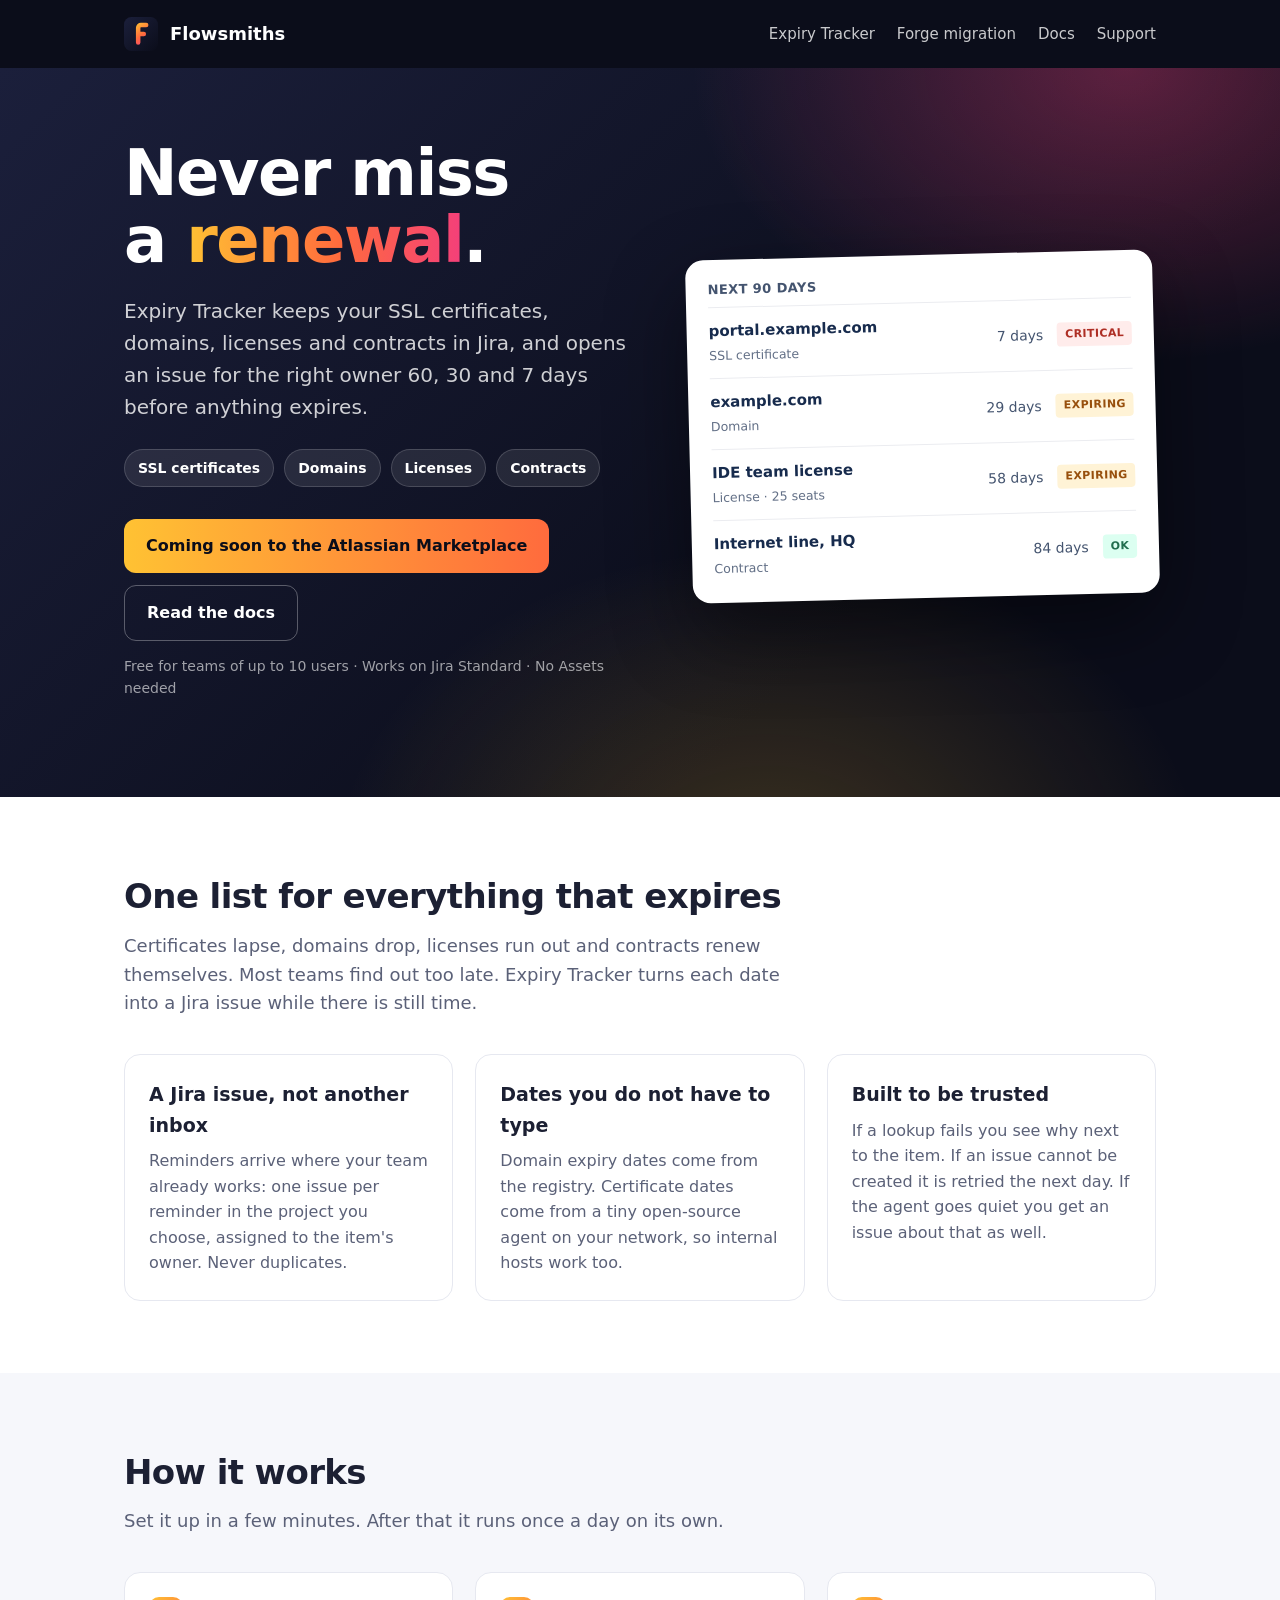
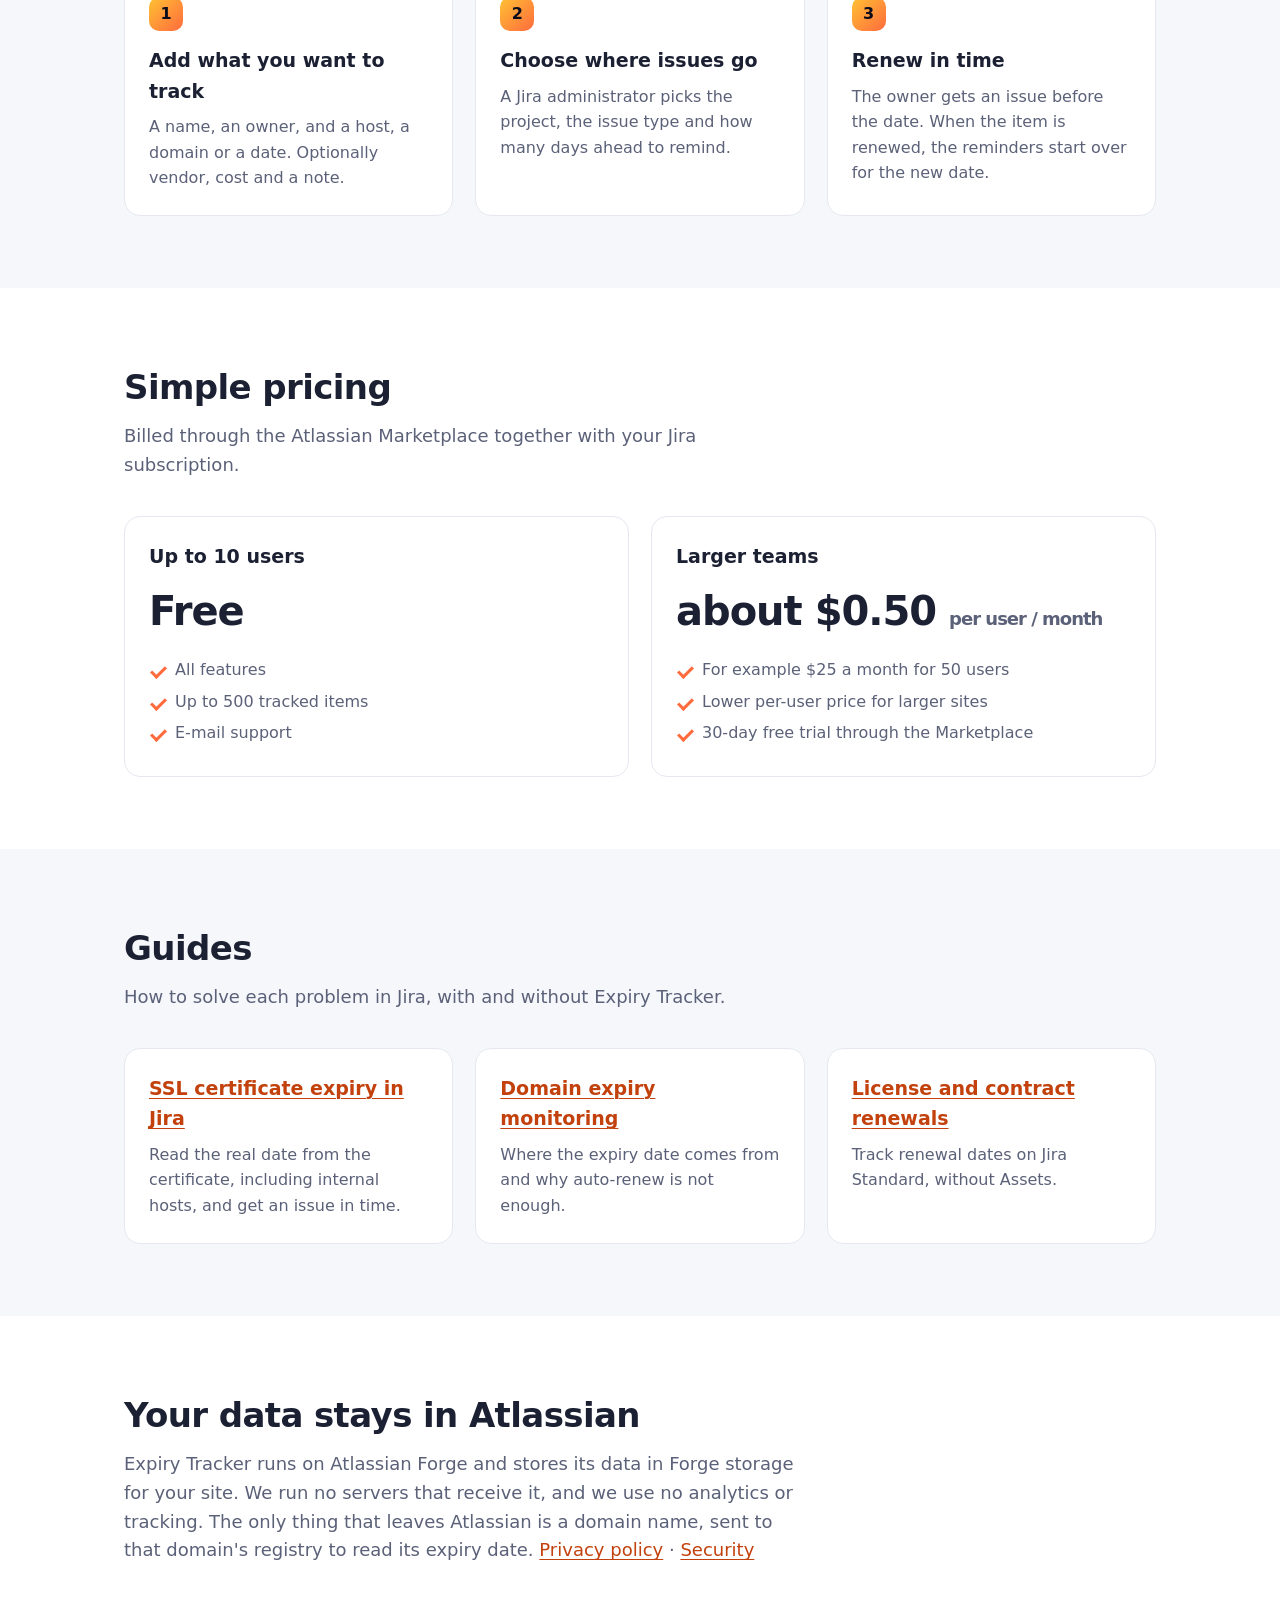
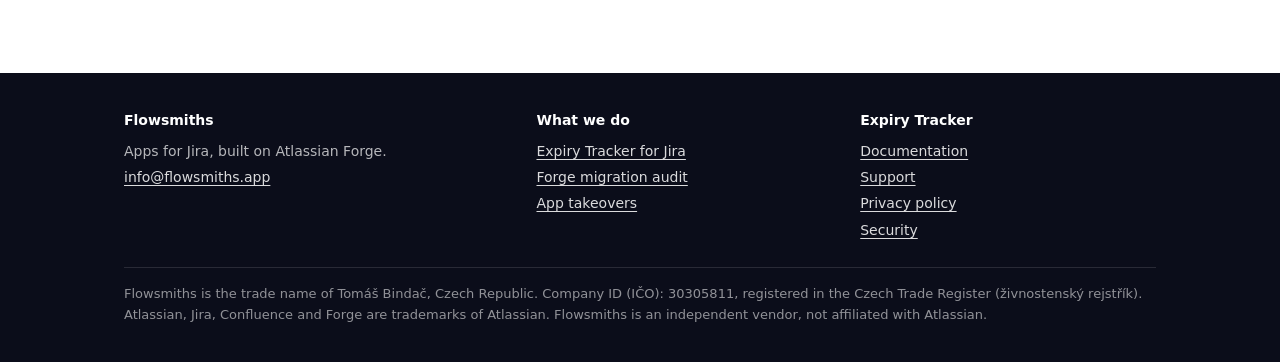
<file: expiry-tracker.html>
<!doctype html>
<html lang="en">
<head>
<meta charset="utf-8">
<meta name="viewport" content="width=device-width, initial-scale=1">
<title>Expiry Tracker for Jira: never miss a renewal</title>
<meta name="description" content="Track SSL certificates, domains, licenses and contracts in Jira and get an issue 60, 30 and 7 days before anything expires.">

<link rel="icon" href="/favicon.ico?v=2" sizes="48x48">
<link rel="icon" type="image/svg+xml" href="/flowsmiths.svg?v=2">
<link rel="icon" type="image/png" sizes="32x32" href="/favicon-32.png?v=2">
<link rel="apple-touch-icon" href="/apple-touch-icon.png?v=2">
<link rel="stylesheet" href="/style.css">
</head>
<body>
<header class="top"><div class="wrap">
  <a class="brand" href="/"><img src="/flowsmiths.svg" alt="">Flowsmiths</a>
  <nav><a href="/expiry-tracker.html">Expiry Tracker</a><a href="/forge-migration/">Forge migration</a><a href="/docs.html">Docs</a><a href="/support.html">Support</a></nav>
</div></header>
<div class="hero"><div class="wrap">
  <div>
    <h1>Never miss<br>a <span class="grad">renewal</span>.</h1>
    <p class="sub">Expiry Tracker keeps your SSL certificates, domains, licenses and contracts in Jira, and opens an issue for the right owner 60, 30 and 7 days before anything expires.</p>
    <div class="chips"><span class="chip">SSL certificates</span><span class="chip">Domains</span><span class="chip">Licenses</span><span class="chip">Contracts</span></div>
    <div class="ctas"><a class="cta" href="docs.html">Coming soon to the Atlassian Marketplace</a><a class="cta ghost" href="docs.html">Read the docs</a></div>
    <p class="note">Free for teams of up to 10 users · Works on Jira Standard · No Assets needed</p>
  </div>
  <div class="panel" aria-label="Example of the Next 90 days view">
    <h2>NEXT 90 DAYS</h2>
    <div class="row"><div><b>portal.example.com</b><small>SSL certificate</small></div><span class="days">7 days</span><span class="loz crit">Critical</span></div>
    <div class="row"><div><b>example.com</b><small>Domain</small></div><span class="days">29 days</span><span class="loz warn">Expiring</span></div>
    <div class="row"><div><b>IDE team license</b><small>License · 25 seats</small></div><span class="days">58 days</span><span class="loz warn">Expiring</span></div>
    <div class="row"><div><b>Internet line, HQ</b><small>Contract</small></div><span class="days">84 days</span><span class="loz ok">OK</span></div>
  </div>
</div></div>

<section><div class="wrap">
  <h2 class="sec">One list for everything that expires</h2>
  <p class="lead">Certificates lapse, domains drop, licenses run out and contracts renew themselves. Most teams find out too late. Expiry Tracker turns each date into a Jira issue while there is still time.</p>
  <div class="grid3">
    <div class="card"><h3>A Jira issue, not another inbox</h3><p>Reminders arrive where your team already works: one issue per reminder in the project you choose, assigned to the item's owner. Never duplicates.</p></div>
    <div class="card"><h3>Dates you do not have to type</h3><p>Domain expiry dates come from the registry. Certificate dates come from a tiny open-source agent on your network, so internal hosts work too.</p></div>
    <div class="card"><h3>Built to be trusted</h3><p>If a lookup fails you see why next to the item. If an issue cannot be created it is retried the next day. If the agent goes quiet you get an issue about that as well.</p></div>
  </div>
</div></section>

<section class="soft"><div class="wrap">
  <h2 class="sec">How it works</h2>
  <p class="lead">Set it up in a few minutes. After that it runs once a day on its own.</p>
  <div class="grid3">
    <div class="card"><span class="num">1</span><h3>Add what you want to track</h3><p>A name, an owner, and a host, a domain or a date. Optionally vendor, cost and a note.</p></div>
    <div class="card"><span class="num">2</span><h3>Choose where issues go</h3><p>A Jira administrator picks the project, the issue type and how many days ahead to remind.</p></div>
    <div class="card"><span class="num">3</span><h3>Renew in time</h3><p>The owner gets an issue before the date. When the item is renewed, the reminders start over for the new date.</p></div>
  </div>
</div></section>

<section><div class="wrap">
  <h2 class="sec">Simple pricing</h2>
  <p class="lead">Billed through the Atlassian Marketplace together with your Jira subscription.</p>
  <div class="price">
    <div class="card"><h3>Up to 10 users</h3><div class="big">Free</div>
      <ul class="ticks"><li>All features</li><li>Up to 500 tracked items</li><li>E-mail support</li></ul></div>
    <div class="card"><h3>Larger teams</h3><div class="big">about $0.50 <span style="font-size:18px;font-weight:600;color:var(--muted)">per user / month</span></div>
      <ul class="ticks"><li>For example $25 a month for 50 users</li><li>Lower per-user price for larger sites</li><li>30-day free trial through the Marketplace</li></ul></div>
  </div>
</div></section>

<section class="soft"><div class="wrap">
  <h2 class="sec">Guides</h2>
  <p class="lead">How to solve each problem in Jira, with and without Expiry Tracker.</p>
  <div class="grid3">
    <div class="card"><h3><a href="ssl-certificate-expiry-jira.html">SSL certificate expiry in Jira</a></h3><p>Read the real date from the certificate, including internal hosts, and get an issue in time.</p></div>
    <div class="card"><h3><a href="domain-expiry-monitoring-jira.html">Domain expiry monitoring</a></h3><p>Where the expiry date comes from and why auto-renew is not enough.</p></div>
    <div class="card"><h3><a href="license-contract-renewal-tracking-jira.html">License and contract renewals</a></h3><p>Track renewal dates on Jira Standard, without Assets.</p></div>
  </div>
</div></section>

<section><div class="wrap">
  <h2 class="sec">Your data stays in Atlassian</h2>
  <p class="lead">Expiry Tracker runs on Atlassian Forge and stores its data in Forge storage for your site. We run no servers that receive it, and we use no analytics or tracking. The only thing that leaves Atlassian is a domain name, sent to that domain's registry to read its expiry date. <a href="privacy.html">Privacy policy</a> · <a href="security.html">Security</a></p>
</div></section>

<footer><div class="wrap">
  <div class="fcols">
    <div><b>Flowsmiths</b><p>Apps for Jira, built on Atlassian Forge.<br><a href="mailto:info@flowsmiths.app">info@flowsmiths.app</a></p></div>
    <div><b>What we do</b><a href="/expiry-tracker.html">Expiry Tracker for Jira</a><a href="/forge-migration/">Forge migration audit</a><a href="/#takeover">App takeovers</a></div>
    <div><b>Expiry Tracker</b><a href="/docs.html">Documentation</a><a href="/support.html">Support</a><a href="/privacy.html">Privacy policy</a><a href="/security.html">Security</a></div>
  </div>
  <p class="legal">Flowsmiths is the trade name of Tomáš Bindač, Czech Republic. Company ID (IČO): 30305811, registered in the Czech Trade Register (živnostenský rejstřík).<br>Atlassian, Jira, Confluence and Forge are trademarks of Atlassian. Flowsmiths is an independent vendor, not affiliated with Atlassian.</p>
</div></footer>
</body>
</html>
</file>
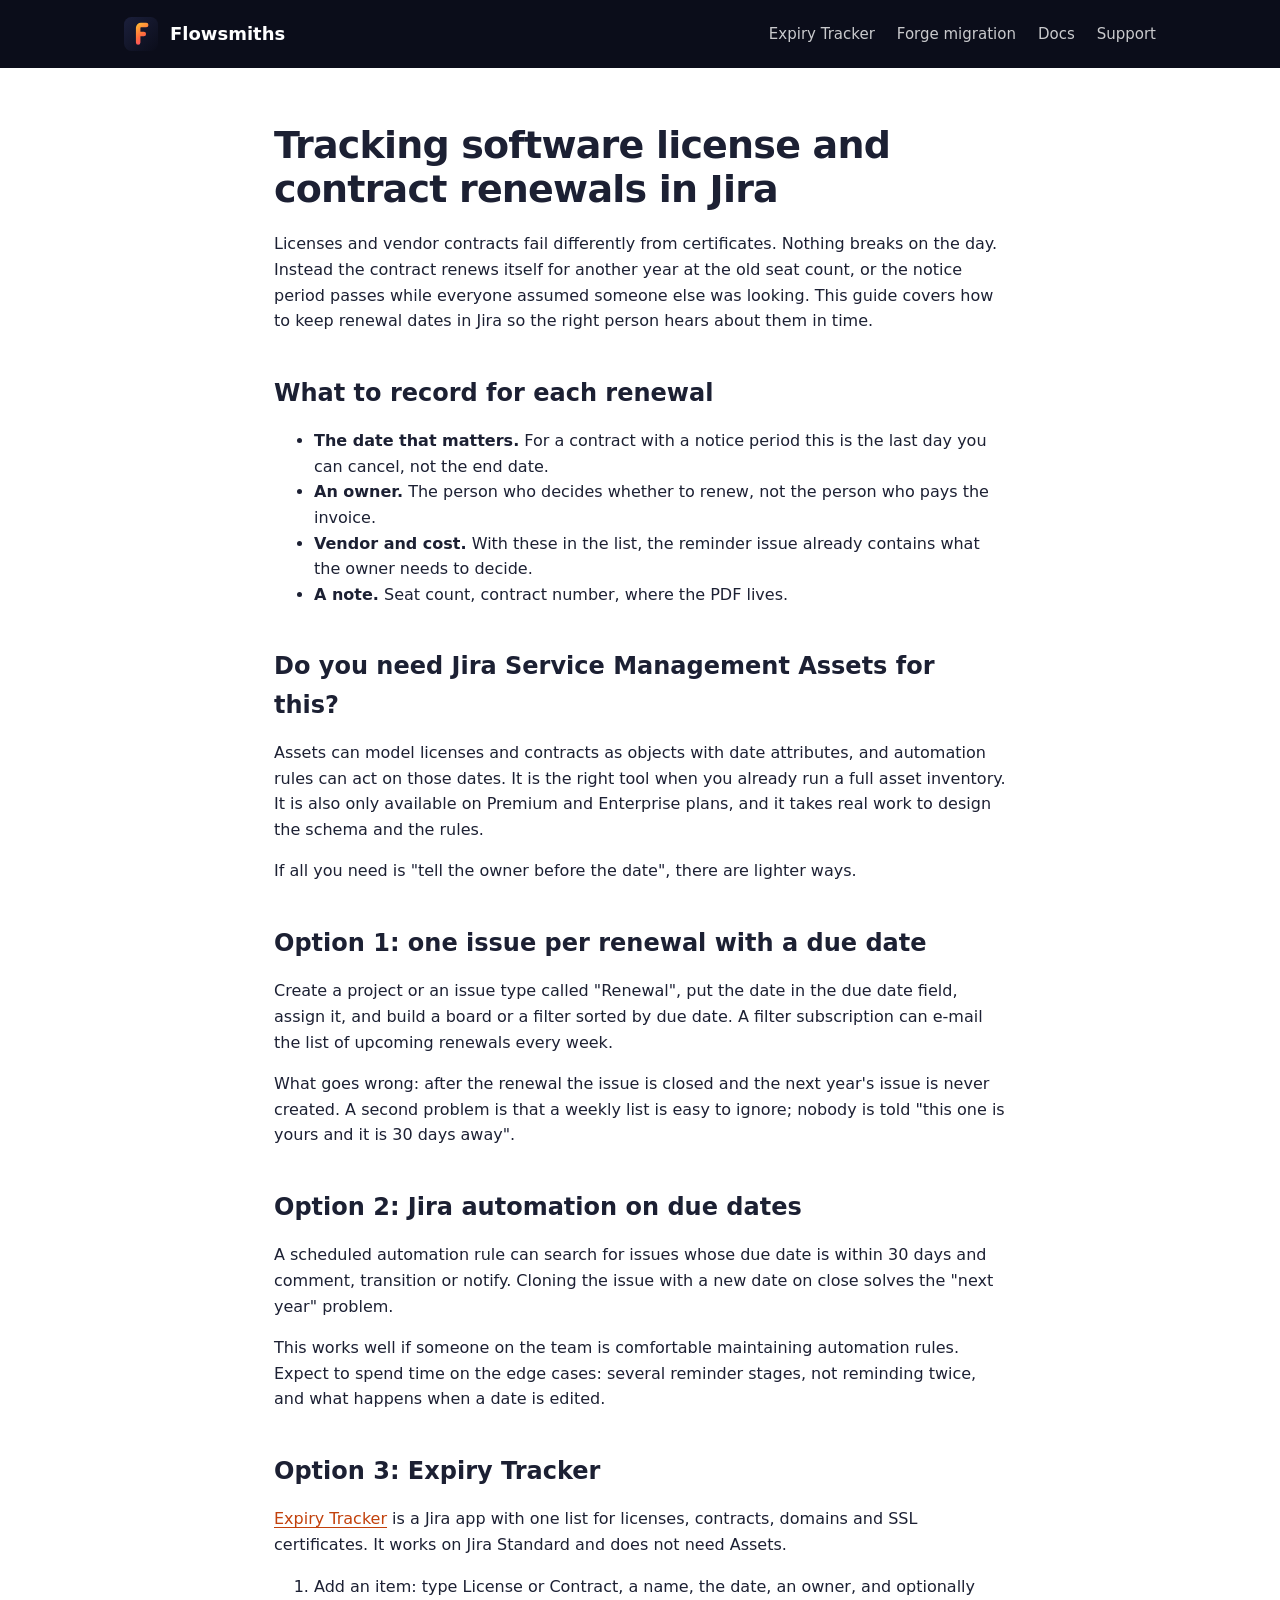
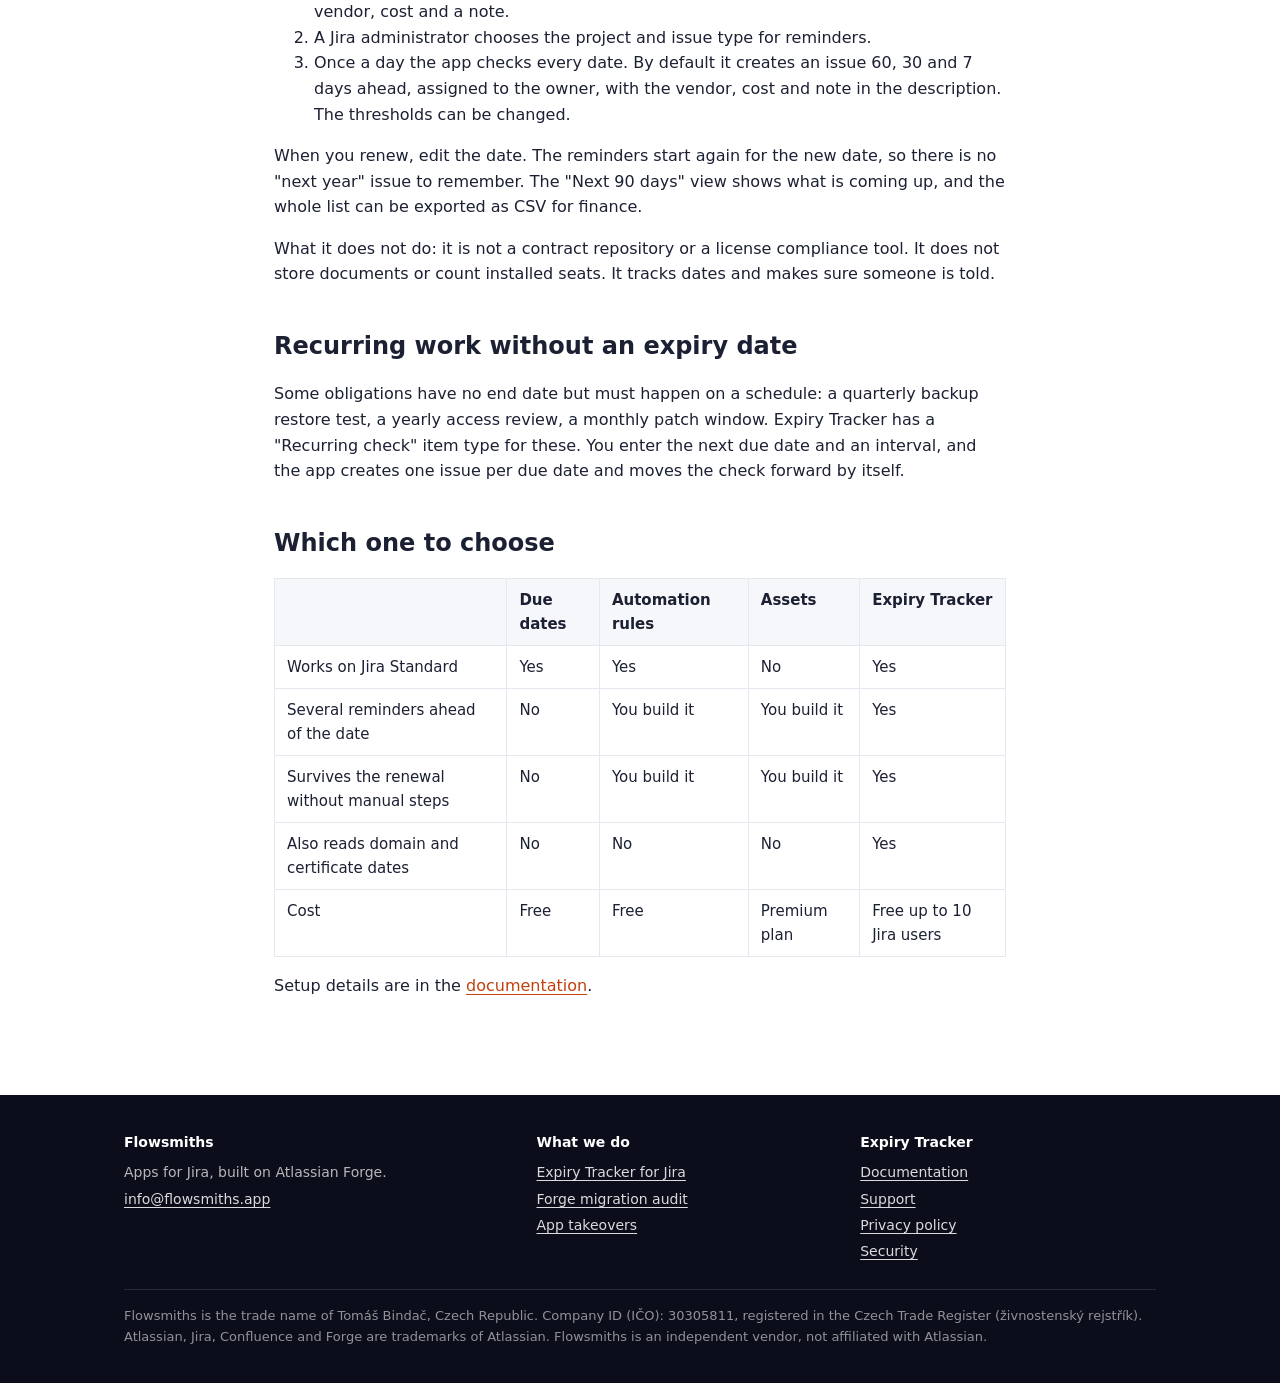
<file: license-contract-renewal-tracking-jira.html>
<!doctype html>
<html lang="en">
<head>
<meta charset="utf-8">
<meta name="viewport" content="width=device-width, initial-scale=1">
<title>Tracking software license and contract renewals in Jira | Expiry Tracker</title>
<meta name="description" content="How to track license and contract renewal dates in Jira without Assets: due dates, automation rules, or Expiry Tracker on Jira Standard.">

<link rel="icon" href="/favicon.ico?v=2" sizes="48x48">
<link rel="icon" type="image/svg+xml" href="/flowsmiths.svg?v=2">
<link rel="icon" type="image/png" sizes="32x32" href="/favicon-32.png?v=2">
<link rel="apple-touch-icon" href="/apple-touch-icon.png?v=2">
<link rel="stylesheet" href="/style.css">
</head>
<body>
<header class="top"><div class="wrap">
  <a class="brand" href="/"><img src="/flowsmiths.svg" alt="">Flowsmiths</a>
  <nav><a href="/expiry-tracker.html">Expiry Tracker</a><a href="/forge-migration/">Forge migration</a><a href="/docs.html">Docs</a><a href="/support.html">Support</a></nav>
</div></header>
<article class="doc"><h1>Tracking software license and contract renewals in Jira</h1>
<p>Licenses and vendor contracts fail differently from certificates. Nothing breaks on the day. Instead the contract
renews itself for another year at the old seat count, or the notice period passes while everyone assumed someone else
was looking. This guide covers how to keep renewal dates in Jira so the right person hears about them in time.</p>
<h2>What to record for each renewal</h2>
<ul>
<li><strong>The date that matters.</strong> For a contract with a notice period this is the last day you can cancel, not the end date.</li>
<li><strong>An owner.</strong> The person who decides whether to renew, not the person who pays the invoice.</li>
<li><strong>Vendor and cost.</strong> With these in the list, the reminder issue already contains what the owner needs to decide.</li>
<li><strong>A note.</strong> Seat count, contract number, where the PDF lives.</li>
</ul>
<h2>Do you need Jira Service Management Assets for this?</h2>
<p>Assets can model licenses and contracts as objects with date attributes, and automation rules can act on those dates.
It is the right tool when you already run a full asset inventory. It is also only available on Premium and Enterprise
plans, and it takes real work to design the schema and the rules.</p>
<p>If all you need is &quot;tell the owner before the date&quot;, there are lighter ways.</p>
<h2>Option 1: one issue per renewal with a due date</h2>
<p>Create a project or an issue type called &quot;Renewal&quot;, put the date in the due date field, assign it, and build a board or
a filter sorted by due date. A filter subscription can e-mail the list of upcoming renewals every week.</p>
<p>What goes wrong: after the renewal the issue is closed and the next year&#39;s issue is never created. A second problem is
that a weekly list is easy to ignore; nobody is told &quot;this one is yours and it is 30 days away&quot;.</p>
<h2>Option 2: Jira automation on due dates</h2>
<p>A scheduled automation rule can search for issues whose due date is within 30 days and comment, transition or
notify. Cloning the issue with a new date on close solves the &quot;next year&quot; problem.</p>
<p>This works well if someone on the team is comfortable maintaining automation rules. Expect to spend time on the edge
cases: several reminder stages, not reminding twice, and what happens when a date is edited.</p>
<h2>Option 3: Expiry Tracker</h2>
<p><a href="expiry-tracker.html">Expiry Tracker</a> is a Jira app with one list for licenses, contracts, domains and SSL certificates. It
works on Jira Standard and does not need Assets.</p>
<ol>
<li>Add an item: type License or Contract, a name, the date, an owner, and optionally vendor, cost and a note.</li>
<li>A Jira administrator chooses the project and issue type for reminders.</li>
<li>Once a day the app checks every date. By default it creates an issue 60, 30 and 7 days ahead, assigned to the
owner, with the vendor, cost and note in the description. The thresholds can be changed.</li>
</ol>
<p>When you renew, edit the date. The reminders start again for the new date, so there is no &quot;next year&quot; issue to
remember. The &quot;Next 90 days&quot; view shows what is coming up, and the whole list can be exported as CSV for finance.</p>
<p>What it does not do: it is not a contract repository or a license compliance tool. It does not store documents or
count installed seats. It tracks dates and makes sure someone is told.</p>
<h2>Recurring work without an expiry date</h2>
<p>Some obligations have no end date but must happen on a schedule: a quarterly backup restore test, a yearly access
review, a monthly patch window. Expiry Tracker has a &quot;Recurring check&quot; item type for these. You enter the next due
date and an interval, and the app creates one issue per due date and moves the check forward by itself.</p>
<h2>Which one to choose</h2>
<table>
<thead>
<tr>
<th></th>
<th>Due dates</th>
<th>Automation rules</th>
<th>Assets</th>
<th>Expiry Tracker</th>
</tr>
</thead>
<tbody><tr>
<td>Works on Jira Standard</td>
<td>Yes</td>
<td>Yes</td>
<td>No</td>
<td>Yes</td>
</tr>
<tr>
<td>Several reminders ahead of the date</td>
<td>No</td>
<td>You build it</td>
<td>You build it</td>
<td>Yes</td>
</tr>
<tr>
<td>Survives the renewal without manual steps</td>
<td>No</td>
<td>You build it</td>
<td>You build it</td>
<td>Yes</td>
</tr>
<tr>
<td>Also reads domain and certificate dates</td>
<td>No</td>
<td>No</td>
<td>No</td>
<td>Yes</td>
</tr>
<tr>
<td>Cost</td>
<td>Free</td>
<td>Free</td>
<td>Premium plan</td>
<td>Free up to 10 Jira users</td>
</tr>
</tbody></table>
<p>Setup details are in the <a href="docs.html">documentation</a>.</p>
</article>
<footer><div class="wrap">
  <div class="fcols">
    <div><b>Flowsmiths</b><p>Apps for Jira, built on Atlassian Forge.<br><a href="mailto:info@flowsmiths.app">info@flowsmiths.app</a></p></div>
    <div><b>What we do</b><a href="/expiry-tracker.html">Expiry Tracker for Jira</a><a href="/forge-migration/">Forge migration audit</a><a href="/#takeover">App takeovers</a></div>
    <div><b>Expiry Tracker</b><a href="/docs.html">Documentation</a><a href="/support.html">Support</a><a href="/privacy.html">Privacy policy</a><a href="/security.html">Security</a></div>
  </div>
  <p class="legal">Flowsmiths is the trade name of Tomáš Bindač, Czech Republic. Company ID (IČO): 30305811, registered in the Czech Trade Register (živnostenský rejstřík).<br>Atlassian, Jira, Confluence and Forge are trademarks of Atlassian. Flowsmiths is an independent vendor, not affiliated with Atlassian.</p>
</div></footer>
</body>
</html>
</file>
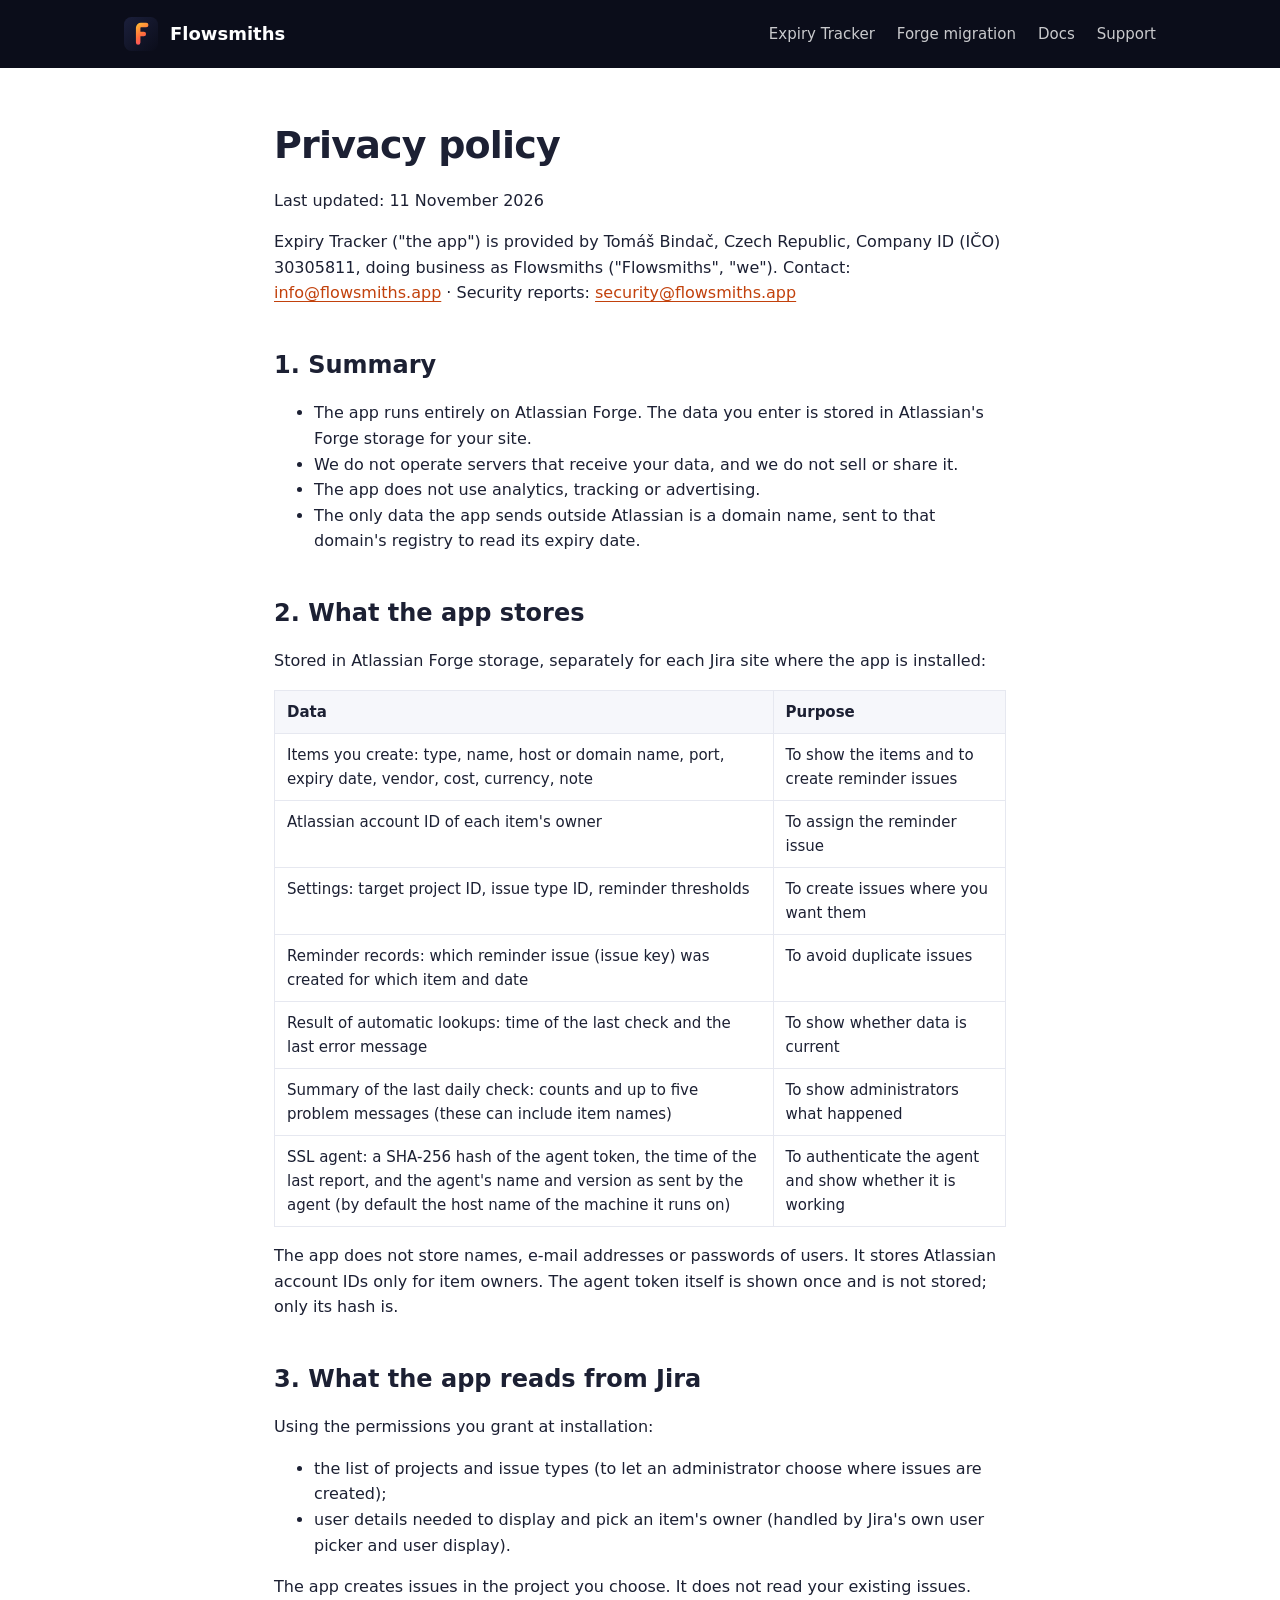
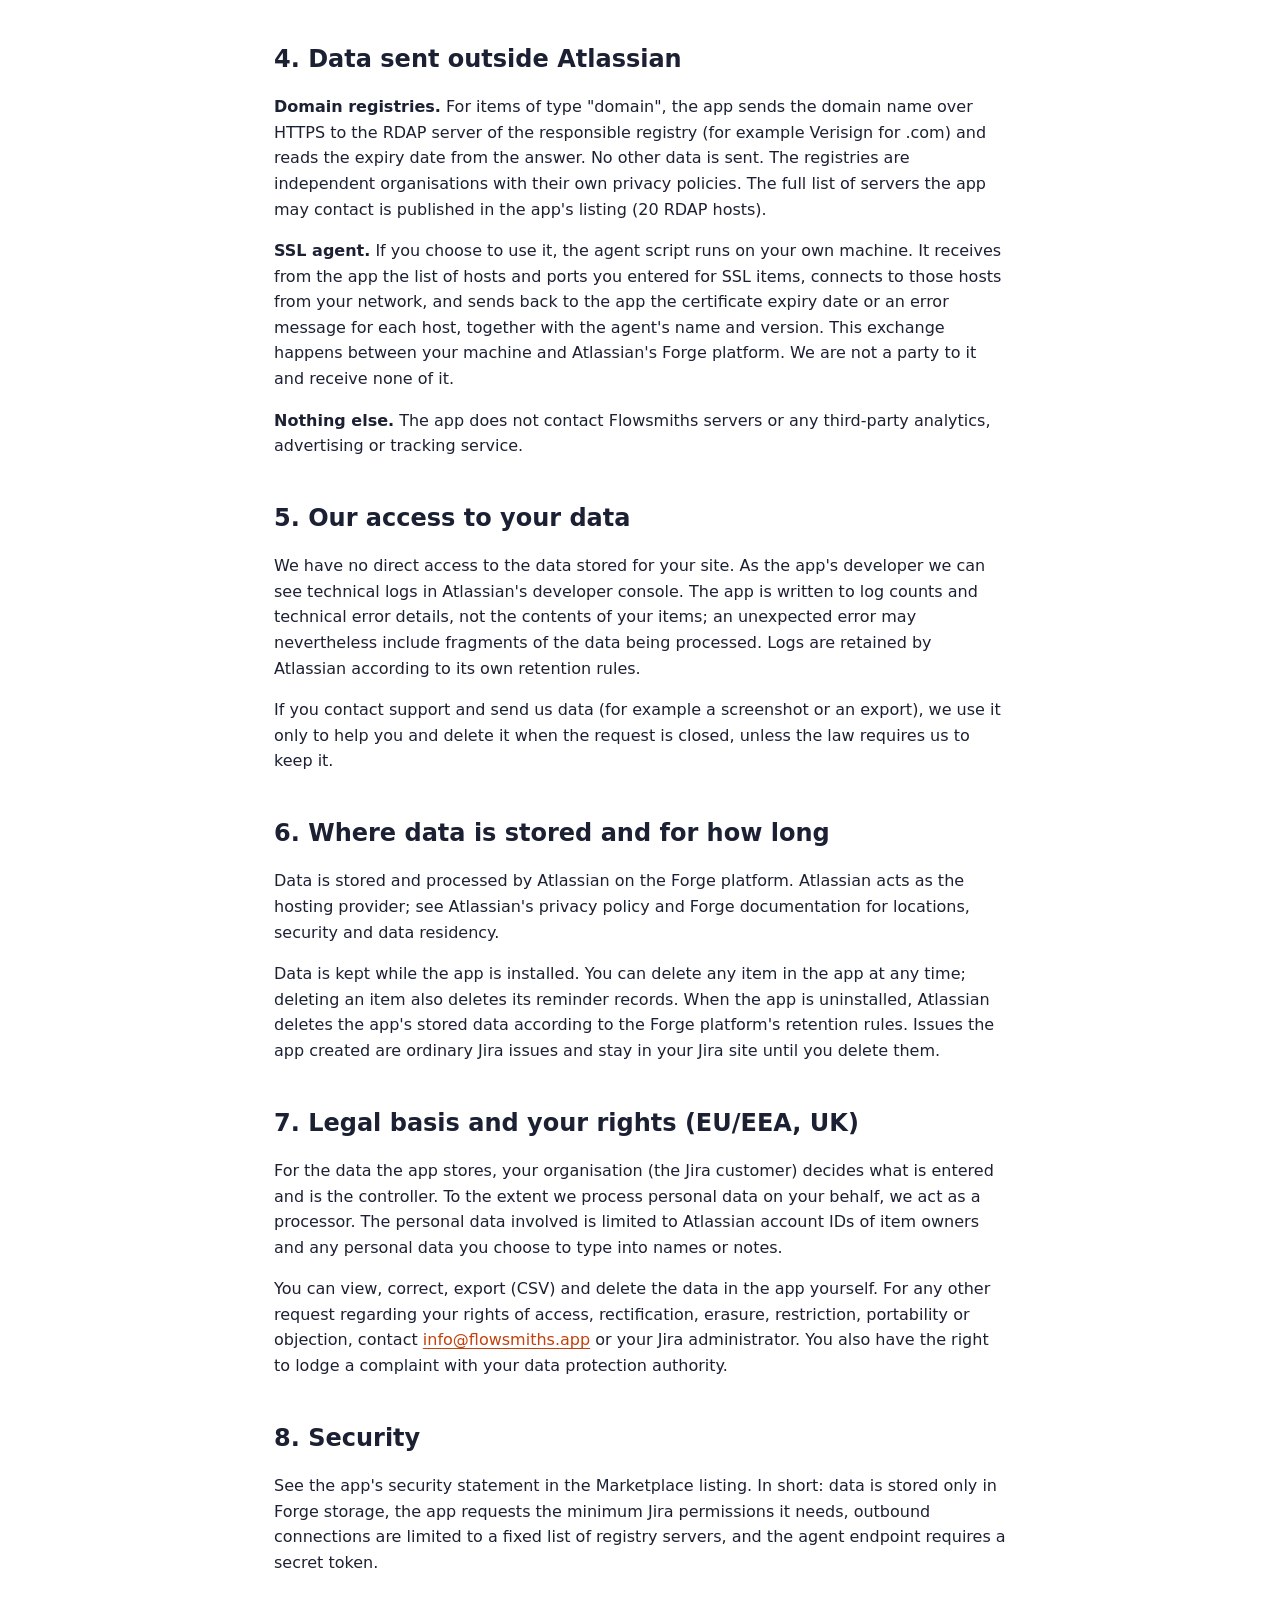
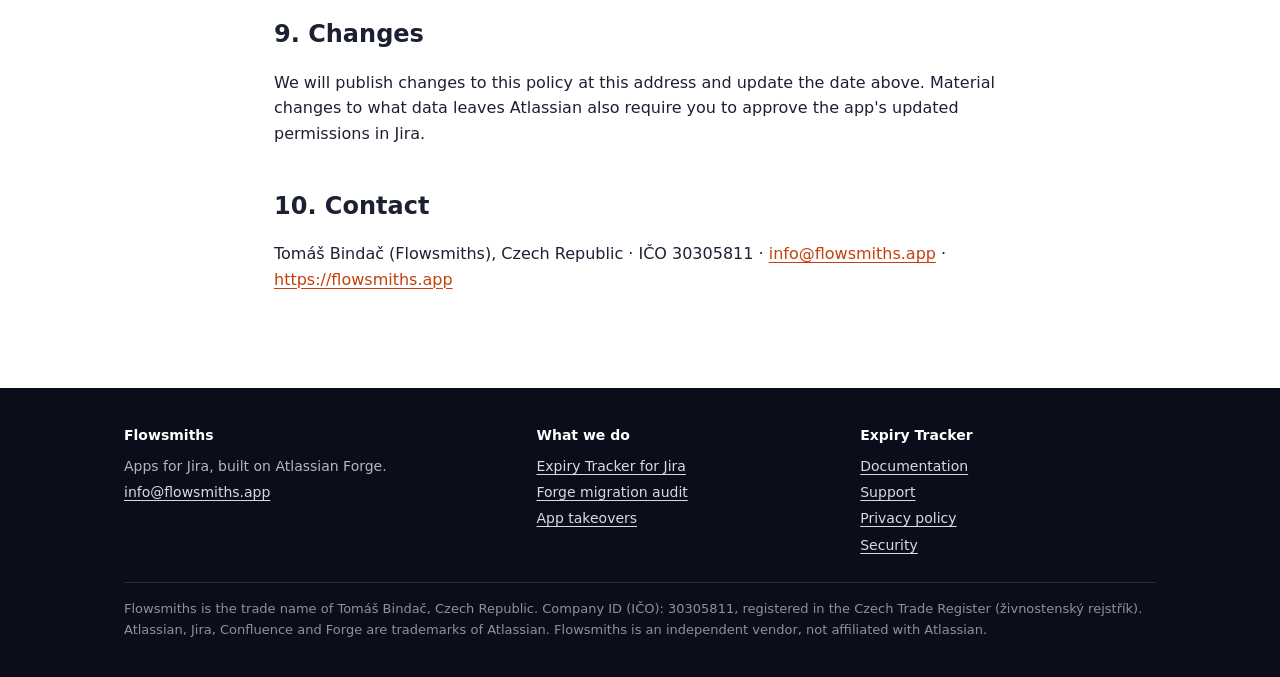
<file: privacy.html>
<!doctype html>
<html lang="en">
<head>
<meta charset="utf-8">
<meta name="viewport" content="width=device-width, initial-scale=1">
<title>Privacy policy: Expiry Tracker for Jira</title>
<meta name="description" content="What data Expiry Tracker for Jira stores, where, and what leaves Atlassian.">

<link rel="icon" href="/favicon.ico?v=2" sizes="48x48">
<link rel="icon" type="image/svg+xml" href="/flowsmiths.svg?v=2">
<link rel="icon" type="image/png" sizes="32x32" href="/favicon-32.png?v=2">
<link rel="apple-touch-icon" href="/apple-touch-icon.png?v=2">
<link rel="stylesheet" href="/style.css">
</head>
<body>
<header class="top"><div class="wrap">
  <a class="brand" href="/"><img src="/flowsmiths.svg" alt="">Flowsmiths</a>
  <nav><a href="/expiry-tracker.html">Expiry Tracker</a><a href="/forge-migration/">Forge migration</a><a href="/docs.html">Docs</a><a href="/support.html">Support</a></nav>
</div></header>
<article class="doc"><h1>Privacy policy</h1>
<p>Last updated: 11 November 2026</p>
<p>Expiry Tracker (&quot;the app&quot;) is provided by Tomáš Bindač, Czech Republic, Company ID (IČO) 30305811,
doing business as Flowsmiths (&quot;Flowsmiths&quot;, &quot;we&quot;).
Contact: <a href="mailto:info@flowsmiths.app">info@flowsmiths.app</a> · Security reports: <a href="mailto:security@flowsmiths.app">security@flowsmiths.app</a></p>
<h2>1. Summary</h2>
<ul>
<li>The app runs entirely on Atlassian Forge. The data you enter is stored in Atlassian&#39;s Forge storage for your site.</li>
<li>We do not operate servers that receive your data, and we do not sell or share it.</li>
<li>The app does not use analytics, tracking or advertising.</li>
<li>The only data the app sends outside Atlassian is a domain name, sent to that domain&#39;s registry to read its expiry date.</li>
</ul>
<h2>2. What the app stores</h2>
<p>Stored in Atlassian Forge storage, separately for each Jira site where the app is installed:</p>
<table>
<thead>
<tr>
<th>Data</th>
<th>Purpose</th>
</tr>
</thead>
<tbody><tr>
<td>Items you create: type, name, host or domain name, port, expiry date, vendor, cost, currency, note</td>
<td>To show the items and to create reminder issues</td>
</tr>
<tr>
<td>Atlassian account ID of each item&#39;s owner</td>
<td>To assign the reminder issue</td>
</tr>
<tr>
<td>Settings: target project ID, issue type ID, reminder thresholds</td>
<td>To create issues where you want them</td>
</tr>
<tr>
<td>Reminder records: which reminder issue (issue key) was created for which item and date</td>
<td>To avoid duplicate issues</td>
</tr>
<tr>
<td>Result of automatic lookups: time of the last check and the last error message</td>
<td>To show whether data is current</td>
</tr>
<tr>
<td>Summary of the last daily check: counts and up to five problem messages (these can include item names)</td>
<td>To show administrators what happened</td>
</tr>
<tr>
<td>SSL agent: a SHA-256 hash of the agent token, the time of the last report, and the agent&#39;s name and version as sent by the agent (by default the host name of the machine it runs on)</td>
<td>To authenticate the agent and show whether it is working</td>
</tr>
</tbody></table>
<p>The app does not store names, e-mail addresses or passwords of users. It stores Atlassian account IDs only for item owners.
The agent token itself is shown once and is not stored; only its hash is.</p>
<h2>3. What the app reads from Jira</h2>
<p>Using the permissions you grant at installation:</p>
<ul>
<li>the list of projects and issue types (to let an administrator choose where issues are created);</li>
<li>user details needed to display and pick an item&#39;s owner (handled by Jira&#39;s own user picker and user display).</li>
</ul>
<p>The app creates issues in the project you choose. It does not read your existing issues.</p>
<h2>4. Data sent outside Atlassian</h2>
<p><strong>Domain registries.</strong> For items of type &quot;domain&quot;, the app sends the domain name over HTTPS to the RDAP server of the
responsible registry (for example Verisign for .com) and reads the expiry date from the answer. No other data is sent.
The registries are independent organisations with their own privacy policies. The full list of servers the app may
contact is published in the app&#39;s listing (20 RDAP hosts).</p>
<p><strong>SSL agent.</strong> If you choose to use it, the agent script runs on your own machine. It receives from the app the list of
hosts and ports you entered for SSL items, connects to those hosts from your network, and sends back to the app the
certificate expiry date or an error message for each host, together with the agent&#39;s name and version. This exchange
happens between your machine and Atlassian&#39;s Forge platform. We are not a party to it and receive none of it.</p>
<p><strong>Nothing else.</strong> The app does not contact Flowsmiths servers or any third-party analytics, advertising or tracking service.</p>
<h2>5. Our access to your data</h2>
<p>We have no direct access to the data stored for your site. As the app&#39;s developer we can see technical logs in
Atlassian&#39;s developer console. The app is written to log counts and technical error details, not the contents of your
items; an unexpected error may nevertheless include fragments of the data being processed. Logs are retained by
Atlassian according to its own retention rules.</p>
<p>If you contact support and send us data (for example a screenshot or an export), we use it only to help you and delete
it when the request is closed, unless the law requires us to keep it.</p>
<h2>6. Where data is stored and for how long</h2>
<p>Data is stored and processed by Atlassian on the Forge platform. Atlassian acts as the hosting provider; see
Atlassian&#39;s privacy policy and Forge documentation for locations, security and data residency.</p>
<p>Data is kept while the app is installed. You can delete any item in the app at any time; deleting an item also deletes
its reminder records. When the app is uninstalled, Atlassian deletes the app&#39;s stored data according to the Forge
platform&#39;s retention rules. Issues the app created are ordinary Jira issues and stay in your Jira site until you delete them.</p>
<h2>7. Legal basis and your rights (EU/EEA, UK)</h2>
<p>For the data the app stores, your organisation (the Jira customer) decides what is entered and is the controller.
To the extent we process personal data on your behalf, we act as a processor. The personal data involved is limited to
Atlassian account IDs of item owners and any personal data you choose to type into names or notes.</p>
<p>You can view, correct, export (CSV) and delete the data in the app yourself. For any other request regarding your
rights of access, rectification, erasure, restriction, portability or objection, contact <a href="mailto:info@flowsmiths.app">info@flowsmiths.app</a> or your
Jira administrator. You also have the right to lodge a complaint with your data protection authority.</p>
<h2>8. Security</h2>
<p>See the app&#39;s security statement in the Marketplace listing. In short: data is stored only in Forge storage, the app
requests the minimum Jira permissions it needs, outbound connections are limited to a fixed list of registry servers,
and the agent endpoint requires a secret token.</p>
<h2>9. Changes</h2>
<p>We will publish changes to this policy at this address and update the date above. Material changes to what data
leaves Atlassian also require you to approve the app&#39;s updated permissions in Jira.</p>
<h2>10. Contact</h2>
<p>Tomáš Bindač (Flowsmiths), Czech Republic · IČO 30305811 · <a href="mailto:info@flowsmiths.app">info@flowsmiths.app</a> · <a href="https://flowsmiths.app">https://flowsmiths.app</a></p>
</article>
<footer><div class="wrap">
  <div class="fcols">
    <div><b>Flowsmiths</b><p>Apps for Jira, built on Atlassian Forge.<br><a href="mailto:info@flowsmiths.app">info@flowsmiths.app</a></p></div>
    <div><b>What we do</b><a href="/expiry-tracker.html">Expiry Tracker for Jira</a><a href="/forge-migration/">Forge migration audit</a><a href="/#takeover">App takeovers</a></div>
    <div><b>Expiry Tracker</b><a href="/docs.html">Documentation</a><a href="/support.html">Support</a><a href="/privacy.html">Privacy policy</a><a href="/security.html">Security</a></div>
  </div>
  <p class="legal">Flowsmiths is the trade name of Tomáš Bindač, Czech Republic. Company ID (IČO): 30305811, registered in the Czech Trade Register (živnostenský rejstřík).<br>Atlassian, Jira, Confluence and Forge are trademarks of Atlassian. Flowsmiths is an independent vendor, not affiliated with Atlassian.</p>
</div></footer>
</body>
</html>
</file>
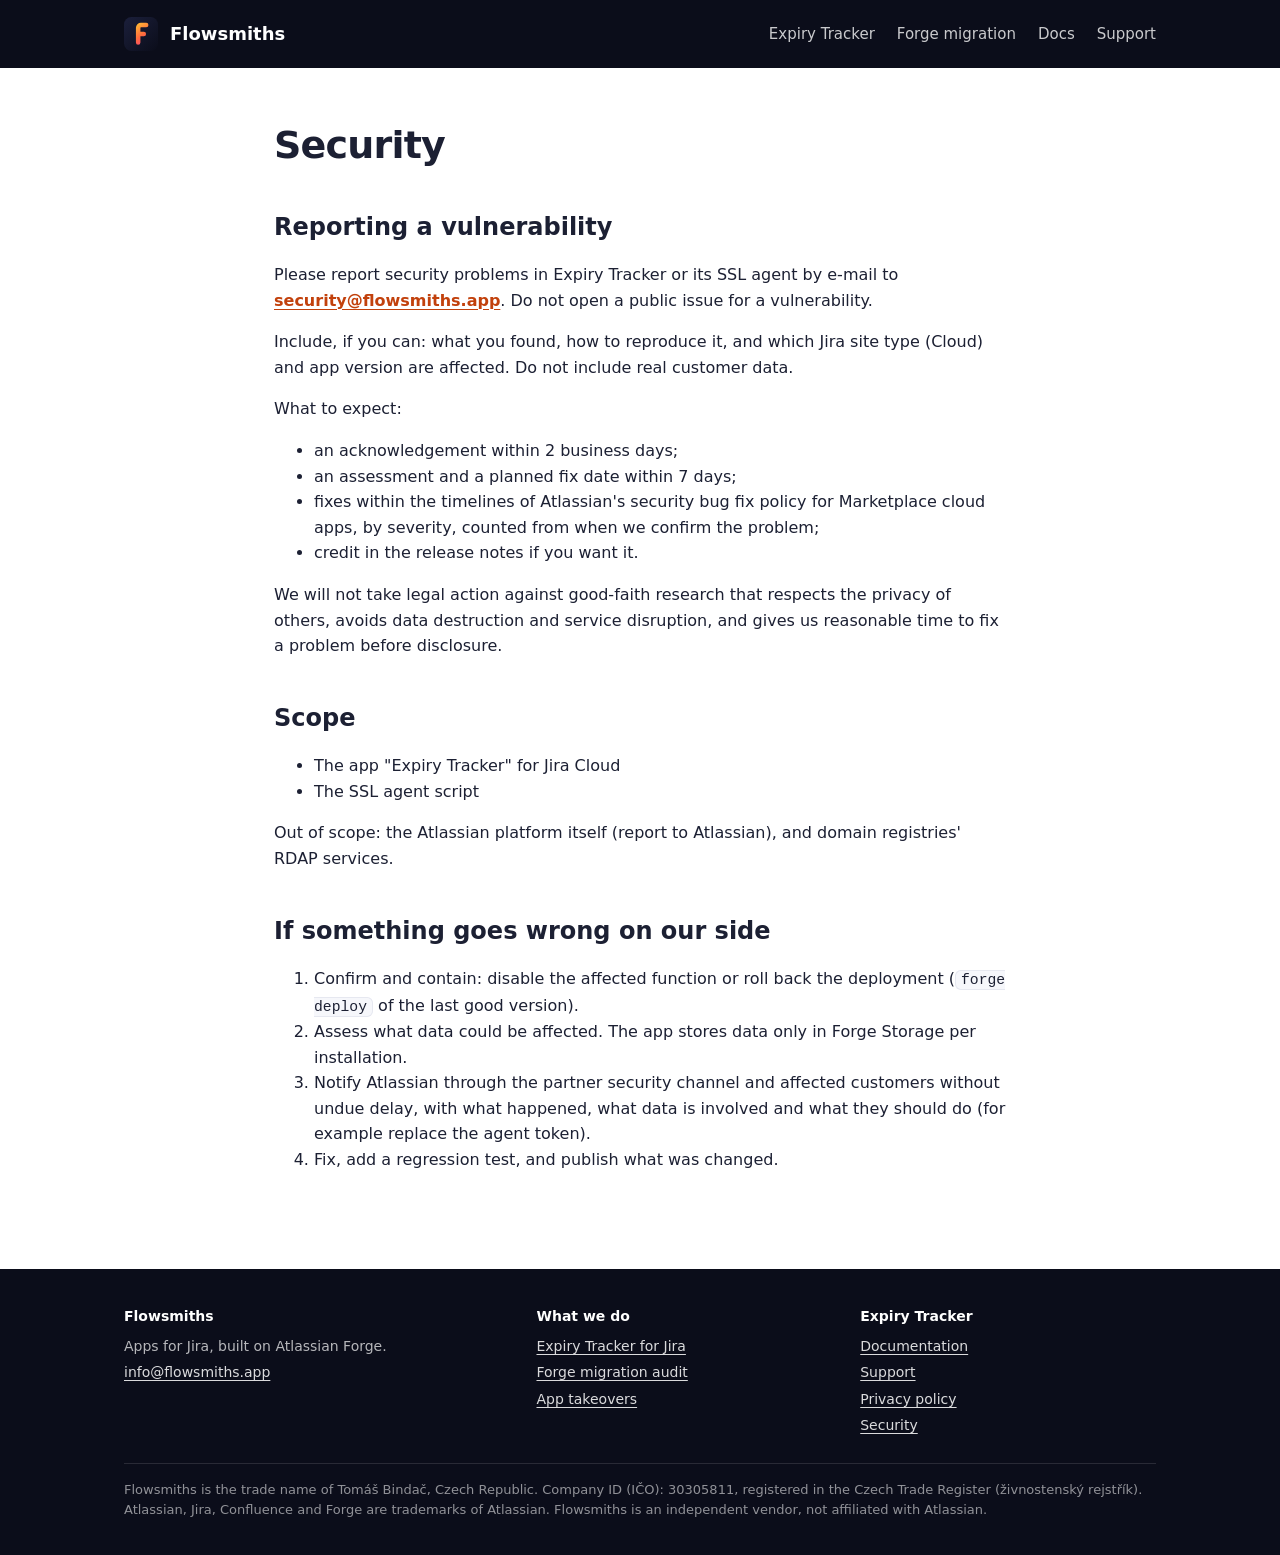
<file: security.html>
<!doctype html>
<html lang="en">
<head>
<meta charset="utf-8">
<meta name="viewport" content="width=device-width, initial-scale=1">
<title>Security: Expiry Tracker for Jira</title>
<meta name="description" content="How to report a security problem in Expiry Tracker for Jira and what to expect.">

<link rel="icon" href="/favicon.ico?v=2" sizes="48x48">
<link rel="icon" type="image/svg+xml" href="/flowsmiths.svg?v=2">
<link rel="icon" type="image/png" sizes="32x32" href="/favicon-32.png?v=2">
<link rel="apple-touch-icon" href="/apple-touch-icon.png?v=2">
<link rel="stylesheet" href="/style.css">
</head>
<body>
<header class="top"><div class="wrap">
  <a class="brand" href="/"><img src="/flowsmiths.svg" alt="">Flowsmiths</a>
  <nav><a href="/expiry-tracker.html">Expiry Tracker</a><a href="/forge-migration/">Forge migration</a><a href="/docs.html">Docs</a><a href="/support.html">Support</a></nav>
</div></header>
<article class="doc"><h1>Security</h1>
<h2>Reporting a vulnerability</h2>
<p>Please report security problems in Expiry Tracker or its SSL agent by e-mail to <strong><a href="mailto:security@flowsmiths.app">security@flowsmiths.app</a></strong>.
Do not open a public issue for a vulnerability.</p>
<p>Include, if you can: what you found, how to reproduce it, and which Jira site type (Cloud) and app version are affected.
Do not include real customer data.</p>
<p>What to expect:</p>
<ul>
<li>an acknowledgement within 2 business days;</li>
<li>an assessment and a planned fix date within 7 days;</li>
<li>fixes within the timelines of Atlassian&#39;s security bug fix policy for Marketplace cloud apps, by severity,
counted from when we confirm the problem;</li>
<li>credit in the release notes if you want it.</li>
</ul>
<p>We will not take legal action against good-faith research that respects the privacy of others, avoids data
destruction and service disruption, and gives us reasonable time to fix a problem before disclosure.</p>
<h2>Scope</h2>
<ul>
<li>The app &quot;Expiry Tracker&quot; for Jira Cloud</li>
<li>The SSL agent script</li>
</ul>
<p>Out of scope: the Atlassian platform itself (report to Atlassian), and domain registries&#39; RDAP services.</p>
<h2>If something goes wrong on our side</h2>
<ol>
<li>Confirm and contain: disable the affected function or roll back the deployment (<code>forge deploy</code> of the last good version).</li>
<li>Assess what data could be affected. The app stores data only in Forge Storage per installation.</li>
<li>Notify Atlassian through the partner security channel and affected customers without undue delay, with what happened,
what data is involved and what they should do (for example replace the agent token).</li>
<li>Fix, add a regression test, and publish what was changed.</li>
</ol>
</article>
<footer><div class="wrap">
  <div class="fcols">
    <div><b>Flowsmiths</b><p>Apps for Jira, built on Atlassian Forge.<br><a href="mailto:info@flowsmiths.app">info@flowsmiths.app</a></p></div>
    <div><b>What we do</b><a href="/expiry-tracker.html">Expiry Tracker for Jira</a><a href="/forge-migration/">Forge migration audit</a><a href="/#takeover">App takeovers</a></div>
    <div><b>Expiry Tracker</b><a href="/docs.html">Documentation</a><a href="/support.html">Support</a><a href="/privacy.html">Privacy policy</a><a href="/security.html">Security</a></div>
  </div>
  <p class="legal">Flowsmiths is the trade name of Tomáš Bindač, Czech Republic. Company ID (IČO): 30305811, registered in the Czech Trade Register (živnostenský rejstřík).<br>Atlassian, Jira, Confluence and Forge are trademarks of Atlassian. Flowsmiths is an independent vendor, not affiliated with Atlassian.</p>
</div></footer>
</body>
</html>
</file>
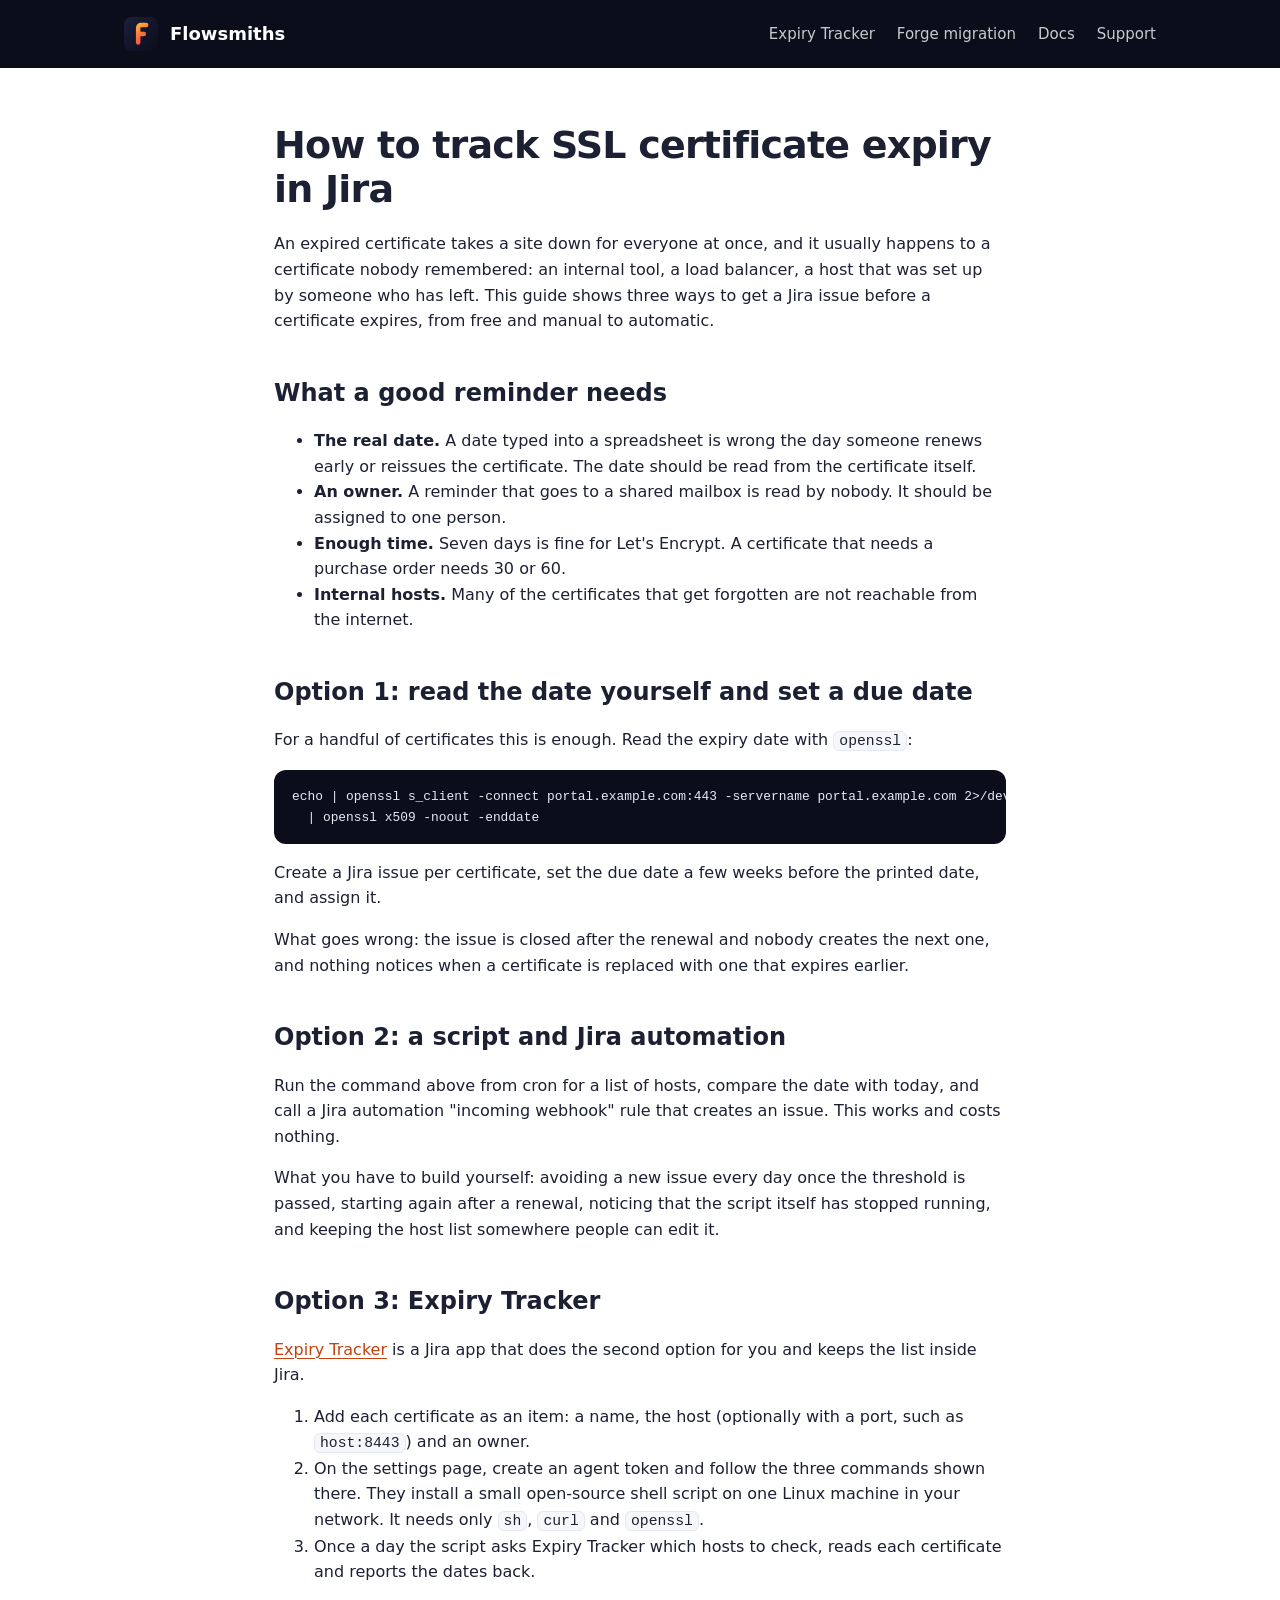
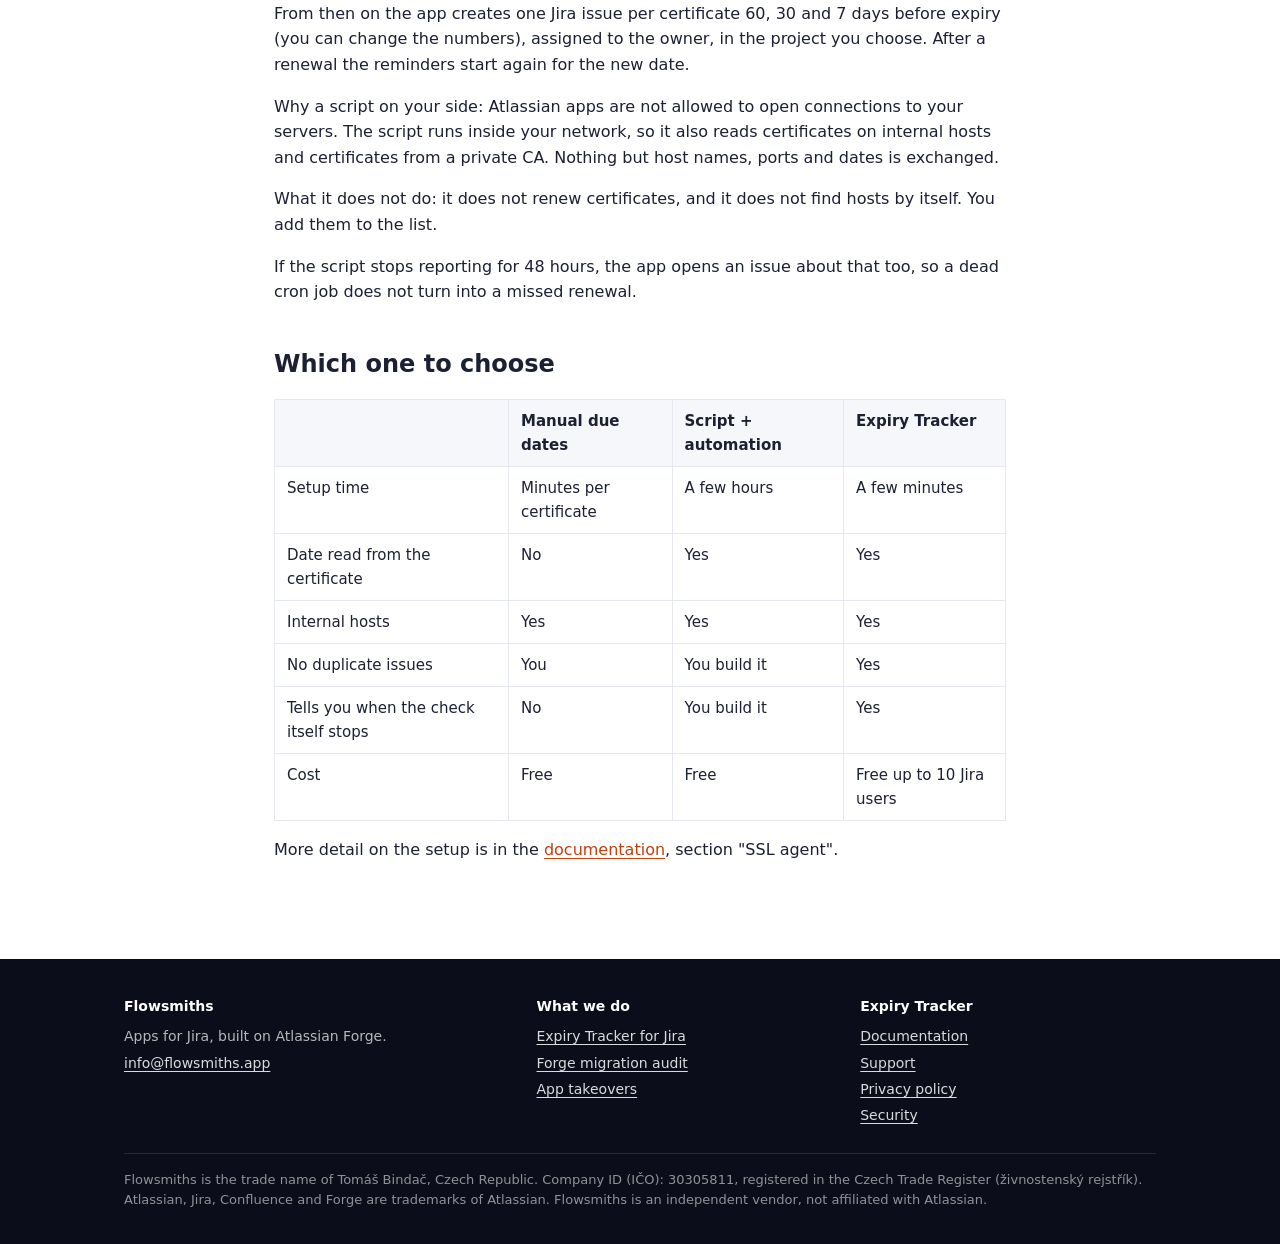
<file: ssl-certificate-expiry-jira.html>
<!doctype html>
<html lang="en">
<head>
<meta charset="utf-8">
<meta name="viewport" content="width=device-width, initial-scale=1">
<title>How to track SSL certificate expiry in Jira | Expiry Tracker</title>
<meta name="description" content="Three ways to get a Jira issue before an SSL certificate expires: manual due dates, a script with Jira automation, or Expiry Tracker with its agent for internal hosts.">

<link rel="icon" href="/favicon.ico?v=2" sizes="48x48">
<link rel="icon" type="image/svg+xml" href="/flowsmiths.svg?v=2">
<link rel="icon" type="image/png" sizes="32x32" href="/favicon-32.png?v=2">
<link rel="apple-touch-icon" href="/apple-touch-icon.png?v=2">
<link rel="stylesheet" href="/style.css">
</head>
<body>
<header class="top"><div class="wrap">
  <a class="brand" href="/"><img src="/flowsmiths.svg" alt="">Flowsmiths</a>
  <nav><a href="/expiry-tracker.html">Expiry Tracker</a><a href="/forge-migration/">Forge migration</a><a href="/docs.html">Docs</a><a href="/support.html">Support</a></nav>
</div></header>
<article class="doc"><h1>How to track SSL certificate expiry in Jira</h1>
<p>An expired certificate takes a site down for everyone at once, and it usually happens to a certificate nobody
remembered: an internal tool, a load balancer, a host that was set up by someone who has left. This guide shows three
ways to get a Jira issue before a certificate expires, from free and manual to automatic.</p>
<h2>What a good reminder needs</h2>
<ul>
<li><strong>The real date.</strong> A date typed into a spreadsheet is wrong the day someone renews early or reissues the certificate.
The date should be read from the certificate itself.</li>
<li><strong>An owner.</strong> A reminder that goes to a shared mailbox is read by nobody. It should be assigned to one person.</li>
<li><strong>Enough time.</strong> Seven days is fine for Let&#39;s Encrypt. A certificate that needs a purchase order needs 30 or 60.</li>
<li><strong>Internal hosts.</strong> Many of the certificates that get forgotten are not reachable from the internet.</li>
</ul>
<h2>Option 1: read the date yourself and set a due date</h2>
<p>For a handful of certificates this is enough. Read the expiry date with <code>openssl</code>:</p>
<pre><code>echo | openssl s_client -connect portal.example.com:443 -servername portal.example.com 2&gt;/dev/null \
  | openssl x509 -noout -enddate
</code></pre>
<p>Create a Jira issue per certificate, set the due date a few weeks before the printed date, and assign it.</p>
<p>What goes wrong: the issue is closed after the renewal and nobody creates the next one, and nothing notices when a
certificate is replaced with one that expires earlier.</p>
<h2>Option 2: a script and Jira automation</h2>
<p>Run the command above from cron for a list of hosts, compare the date with today, and call a Jira automation
&quot;incoming webhook&quot; rule that creates an issue. This works and costs nothing.</p>
<p>What you have to build yourself: avoiding a new issue every day once the threshold is passed, starting again after a
renewal, noticing that the script itself has stopped running, and keeping the host list somewhere people can edit it.</p>
<h2>Option 3: Expiry Tracker</h2>
<p><a href="expiry-tracker.html">Expiry Tracker</a> is a Jira app that does the second option for you and keeps the list inside Jira.</p>
<ol>
<li>Add each certificate as an item: a name, the host (optionally with a port, such as <code>host:8443</code>) and an owner.</li>
<li>On the settings page, create an agent token and follow the three commands shown there. They install a small
open-source shell script on one Linux machine in your network. It needs only <code>sh</code>, <code>curl</code> and <code>openssl</code>.</li>
<li>Once a day the script asks Expiry Tracker which hosts to check, reads each certificate and reports the dates back.</li>
</ol>
<p>From then on the app creates one Jira issue per certificate 60, 30 and 7 days before expiry (you can change the
numbers), assigned to the owner, in the project you choose. After a renewal the reminders start again for the new date.</p>
<p>Why a script on your side: Atlassian apps are not allowed to open connections to your servers. The script runs inside
your network, so it also reads certificates on internal hosts and certificates from a private CA. Nothing but host
names, ports and dates is exchanged.</p>
<p>What it does not do: it does not renew certificates, and it does not find hosts by itself. You add them to the list.</p>
<p>If the script stops reporting for 48 hours, the app opens an issue about that too, so a dead cron job does not turn
into a missed renewal.</p>
<h2>Which one to choose</h2>
<table>
<thead>
<tr>
<th></th>
<th>Manual due dates</th>
<th>Script + automation</th>
<th>Expiry Tracker</th>
</tr>
</thead>
<tbody><tr>
<td>Setup time</td>
<td>Minutes per certificate</td>
<td>A few hours</td>
<td>A few minutes</td>
</tr>
<tr>
<td>Date read from the certificate</td>
<td>No</td>
<td>Yes</td>
<td>Yes</td>
</tr>
<tr>
<td>Internal hosts</td>
<td>Yes</td>
<td>Yes</td>
<td>Yes</td>
</tr>
<tr>
<td>No duplicate issues</td>
<td>You</td>
<td>You build it</td>
<td>Yes</td>
</tr>
<tr>
<td>Tells you when the check itself stops</td>
<td>No</td>
<td>You build it</td>
<td>Yes</td>
</tr>
<tr>
<td>Cost</td>
<td>Free</td>
<td>Free</td>
<td>Free up to 10 Jira users</td>
</tr>
</tbody></table>
<p>More detail on the setup is in the <a href="docs.html">documentation</a>, section &quot;SSL agent&quot;.</p>
</article>
<footer><div class="wrap">
  <div class="fcols">
    <div><b>Flowsmiths</b><p>Apps for Jira, built on Atlassian Forge.<br><a href="mailto:info@flowsmiths.app">info@flowsmiths.app</a></p></div>
    <div><b>What we do</b><a href="/expiry-tracker.html">Expiry Tracker for Jira</a><a href="/forge-migration/">Forge migration audit</a><a href="/#takeover">App takeovers</a></div>
    <div><b>Expiry Tracker</b><a href="/docs.html">Documentation</a><a href="/support.html">Support</a><a href="/privacy.html">Privacy policy</a><a href="/security.html">Security</a></div>
  </div>
  <p class="legal">Flowsmiths is the trade name of Tomáš Bindač, Czech Republic. Company ID (IČO): 30305811, registered in the Czech Trade Register (živnostenský rejstřík).<br>Atlassian, Jira, Confluence and Forge are trademarks of Atlassian. Flowsmiths is an independent vendor, not affiliated with Atlassian.</p>
</div></footer>
</body>
</html>
</file>
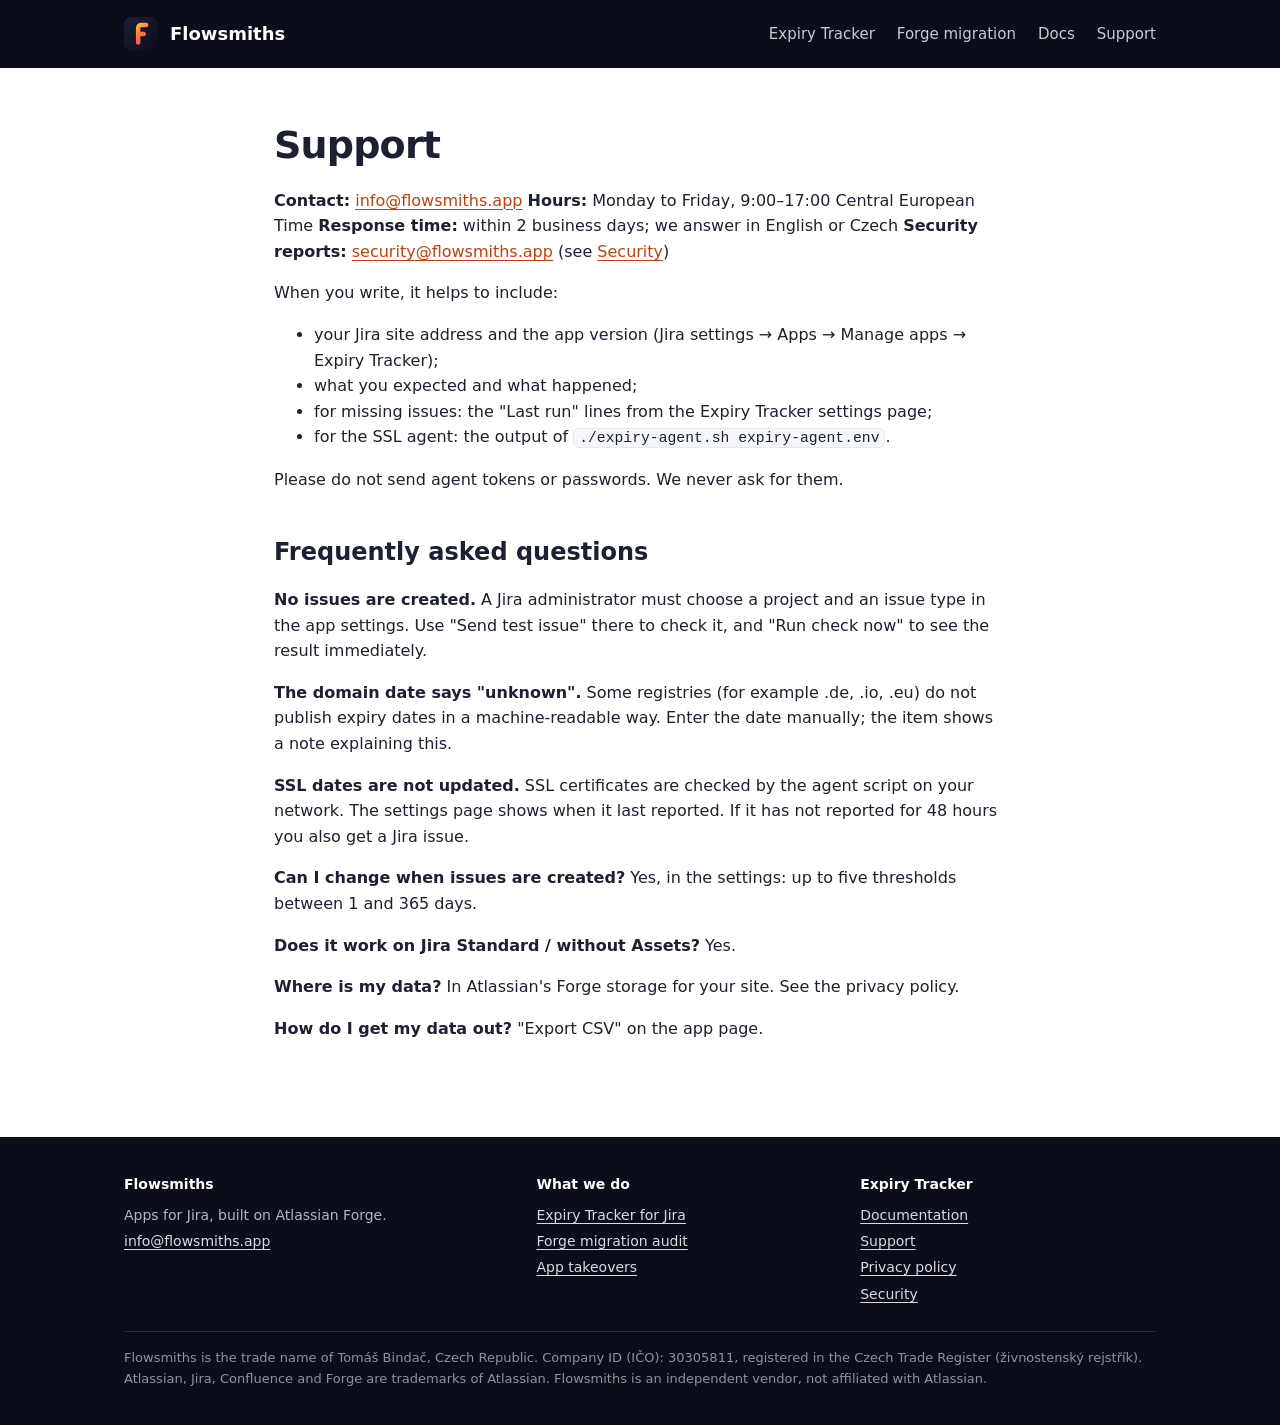
<file: support.html>
<!doctype html>
<html lang="en">
<head>
<meta charset="utf-8">
<meta name="viewport" content="width=device-width, initial-scale=1">
<title>Support: Expiry Tracker for Jira</title>
<meta name="description" content="How to get help with Expiry Tracker for Jira, and answers to frequent questions.">

<link rel="icon" href="/favicon.ico?v=2" sizes="48x48">
<link rel="icon" type="image/svg+xml" href="/flowsmiths.svg?v=2">
<link rel="icon" type="image/png" sizes="32x32" href="/favicon-32.png?v=2">
<link rel="apple-touch-icon" href="/apple-touch-icon.png?v=2">
<link rel="stylesheet" href="/style.css">
</head>
<body>
<header class="top"><div class="wrap">
  <a class="brand" href="/"><img src="/flowsmiths.svg" alt="">Flowsmiths</a>
  <nav><a href="/expiry-tracker.html">Expiry Tracker</a><a href="/forge-migration/">Forge migration</a><a href="/docs.html">Docs</a><a href="/support.html">Support</a></nav>
</div></header>
<article class="doc"><h1>Support</h1>
<p><strong>Contact:</strong> <a href="mailto:info@flowsmiths.app">info@flowsmiths.app</a>
<strong>Hours:</strong> Monday to Friday, 9:00–17:00 Central European Time
<strong>Response time:</strong> within 2 business days; we answer in English or Czech
<strong>Security reports:</strong> <a href="mailto:security@flowsmiths.app">security@flowsmiths.app</a> (see <a href="security.html">Security</a>)</p>
<p>When you write, it helps to include:</p>
<ul>
<li>your Jira site address and the app version (Jira settings → Apps → Manage apps → Expiry Tracker);</li>
<li>what you expected and what happened;</li>
<li>for missing issues: the &quot;Last run&quot; lines from the Expiry Tracker settings page;</li>
<li>for the SSL agent: the output of <code>./expiry-agent.sh expiry-agent.env</code>.</li>
</ul>
<p>Please do not send agent tokens or passwords. We never ask for them.</p>
<h2>Frequently asked questions</h2>
<p><strong>No issues are created.</strong> A Jira administrator must choose a project and an issue type in the app settings.
Use &quot;Send test issue&quot; there to check it, and &quot;Run check now&quot; to see the result immediately.</p>
<p><strong>The domain date says &quot;unknown&quot;.</strong> Some registries (for example .de, .io, .eu) do not publish expiry dates in a
machine-readable way. Enter the date manually; the item shows a note explaining this.</p>
<p><strong>SSL dates are not updated.</strong> SSL certificates are checked by the agent script on your network. The settings page
shows when it last reported. If it has not reported for 48 hours you also get a Jira issue.</p>
<p><strong>Can I change when issues are created?</strong> Yes, in the settings: up to five thresholds between 1 and 365 days.</p>
<p><strong>Does it work on Jira Standard / without Assets?</strong> Yes.</p>
<p><strong>Where is my data?</strong> In Atlassian&#39;s Forge storage for your site. See the privacy policy.</p>
<p><strong>How do I get my data out?</strong> &quot;Export CSV&quot; on the app page.</p>
</article>
<footer><div class="wrap">
  <div class="fcols">
    <div><b>Flowsmiths</b><p>Apps for Jira, built on Atlassian Forge.<br><a href="mailto:info@flowsmiths.app">info@flowsmiths.app</a></p></div>
    <div><b>What we do</b><a href="/expiry-tracker.html">Expiry Tracker for Jira</a><a href="/forge-migration/">Forge migration audit</a><a href="/#takeover">App takeovers</a></div>
    <div><b>Expiry Tracker</b><a href="/docs.html">Documentation</a><a href="/support.html">Support</a><a href="/privacy.html">Privacy policy</a><a href="/security.html">Security</a></div>
  </div>
  <p class="legal">Flowsmiths is the trade name of Tomáš Bindač, Czech Republic. Company ID (IČO): 30305811, registered in the Czech Trade Register (živnostenský rejstřík).<br>Atlassian, Jira, Confluence and Forge are trademarks of Atlassian. Flowsmiths is an independent vendor, not affiliated with Atlassian.</p>
</div></footer>
</body>
</html>
</file>
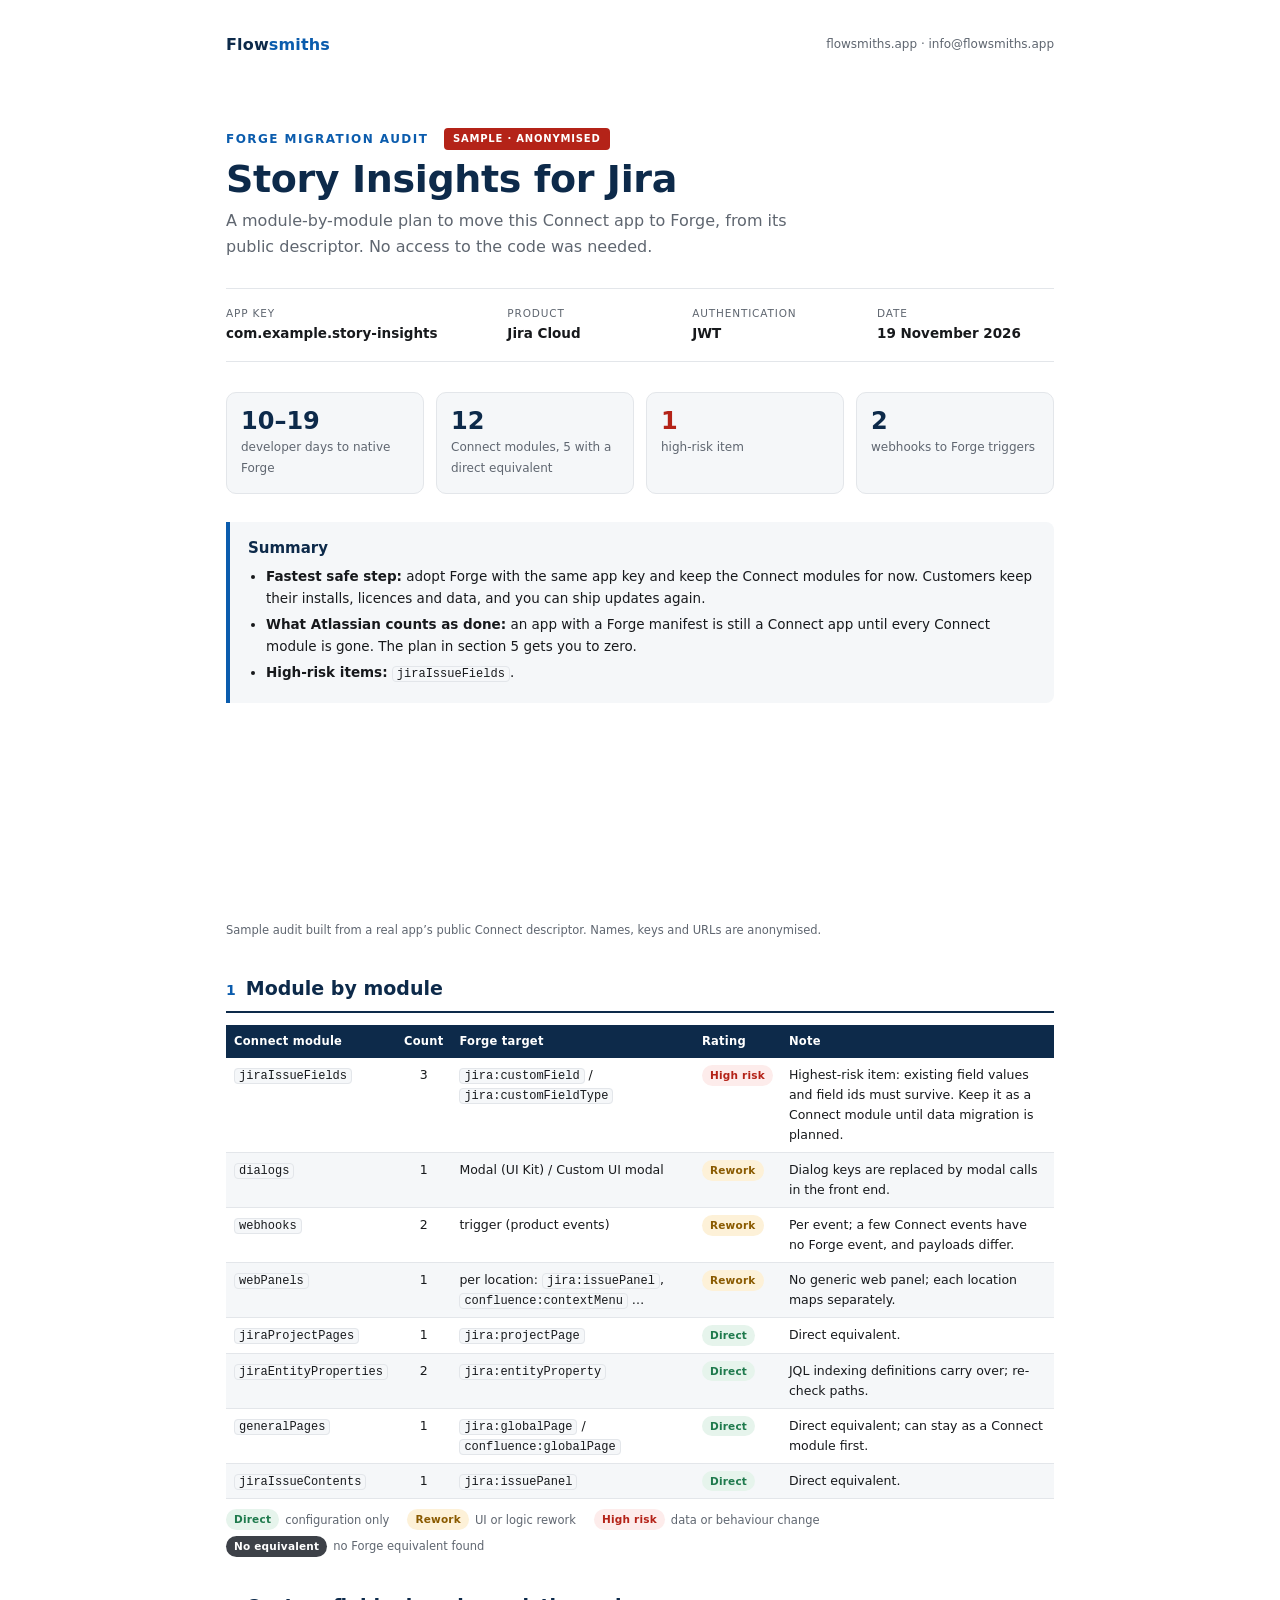
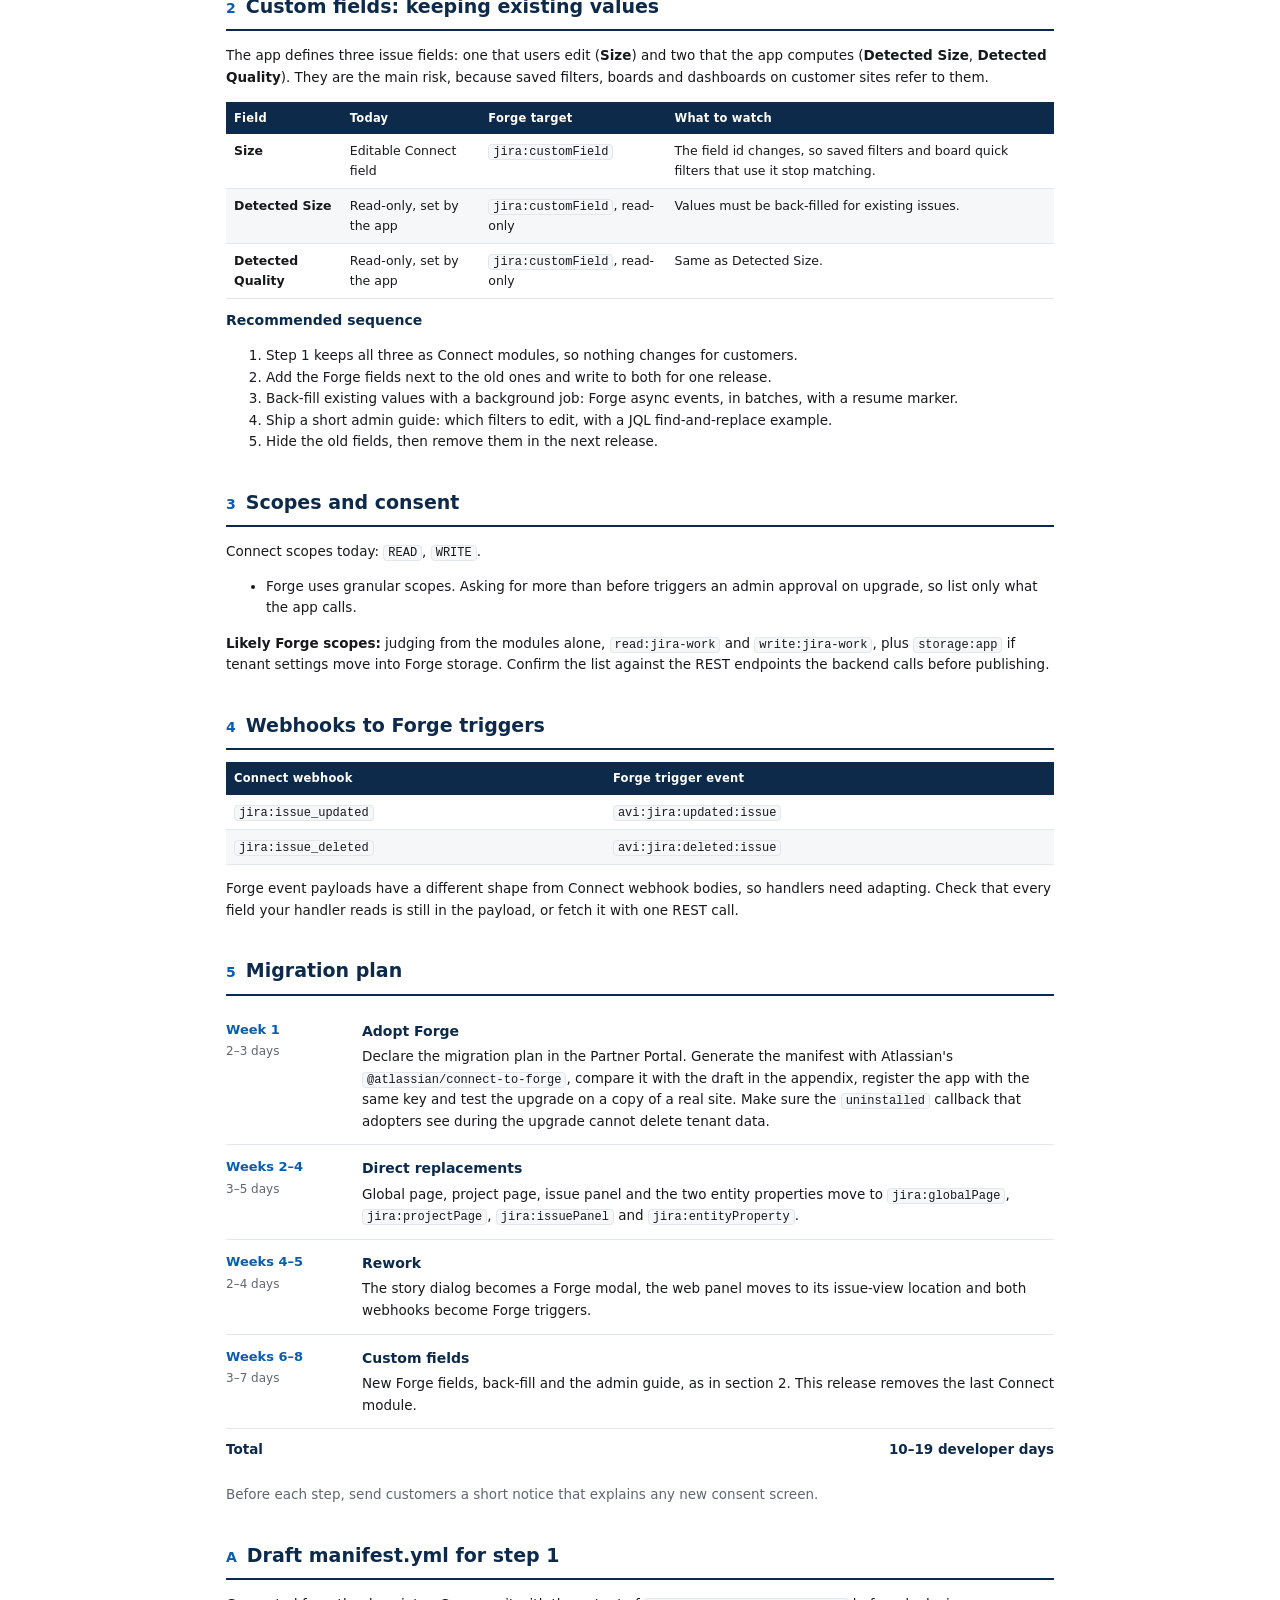
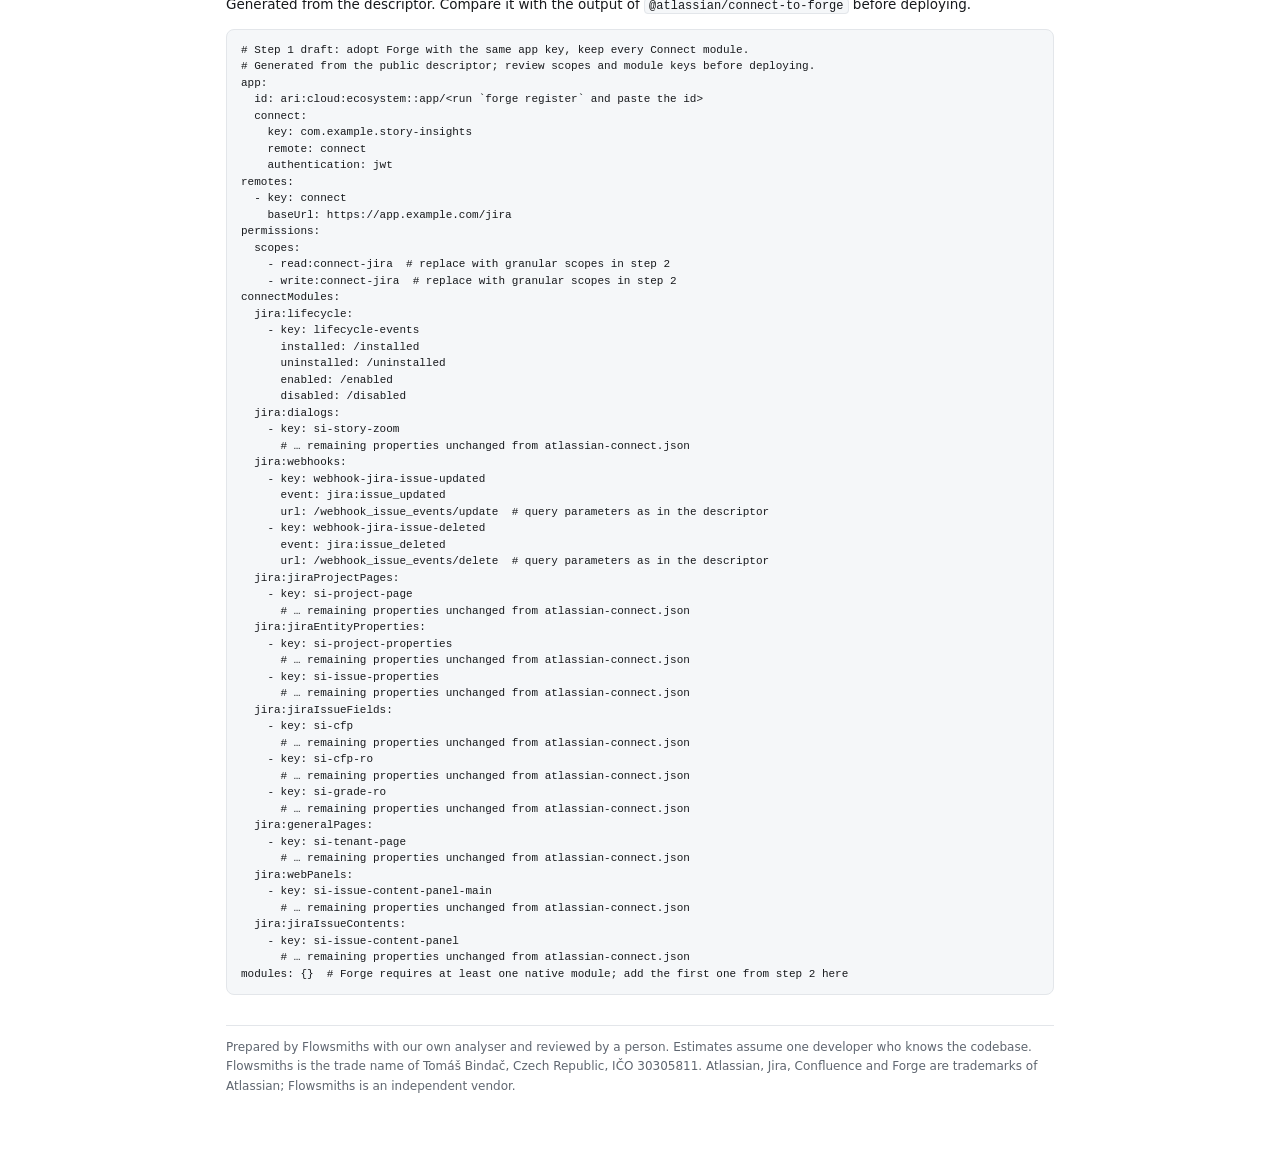
<file: forge-migration/sample-audit.html>
<!doctype html>
<html lang="en"><head><meta charset="utf-8"><meta name="viewport" content="width=device-width, initial-scale=1">
<title>Forge Migration Audit</title>
<link rel="icon" href="/favicon.ico?v=2" sizes="48x48"><link rel="icon" type="image/svg+xml" href="/flowsmiths.svg?v=2"><link rel="apple-touch-icon" href="/apple-touch-icon.png?v=2">
<style>
:root{--bg:#fff;--fg:#17191c;--muted:#5f6670;--line:#e3e6ea;--soft:#f5f7f9;--ink:#0d2a4a;--accent:#0b5cad;
--s:#1f7a4d;--sbg:#e6f4ec;--m:#8a5a00;--mbg:#fdf1d8;--l:#b42318;--lbg:#fdeceb;--x:#fff;--xbg:#3d4148}
@media screen and (prefers-color-scheme:dark){:root:not([data-theme="light"]){--bg:#121417;--fg:#e8eaed;--muted:#a0a7b0;--line:#2a2e34;--soft:#1a1d21;--ink:#cfe2f7;--accent:#6aa9ec;
--s:#7fd3a5;--sbg:#16301f;--m:#f0c36a;--mbg:#33280f;--l:#f59a92;--lbg:#3a1714;--x:#121417;--xbg:#c9ccd1}}
:root[data-theme="dark"]{--bg:#121417;--fg:#e8eaed;--muted:#a0a7b0;--line:#2a2e34;--soft:#1a1d21;--ink:#cfe2f7;--accent:#6aa9ec;
--s:#7fd3a5;--sbg:#16301f;--m:#f0c36a;--mbg:#33280f;--l:#f59a92;--lbg:#3a1714;--x:#121417;--xbg:#c9ccd1}
@page{size:A4;margin:18mm 16mm 18mm;@bottom-left{content:"Flowsmiths · Forge migration audit";font:9px system-ui,sans-serif;color:#8a9099}
@bottom-right{content:counter(page) " / " counter(pages);font:9px system-ui,sans-serif;color:#8a9099}}
@page:first{@bottom-left{content:none}@bottom-right{content:none}}
*{box-sizing:border-box}
body{margin:0;background:var(--bg);color:var(--fg);font:13.5px/1.6 "Segoe UI",system-ui,-apple-system,sans-serif;-webkit-print-color-adjust:exact;print-color-adjust:exact}
main{max-width:860px;margin:0 auto;padding:32px 16px 64px}
code{font:12px/1.4 Consolas,"SFMono-Regular",monospace;background:var(--soft);border:1px solid var(--line);padding:0 4px;border-radius:4px;white-space:nowrap}
.muted{color:var(--muted)}
/* cover */
.cover{position:relative;min-height:240mm;display:flex;flex-direction:column}
.top{display:flex;justify-content:space-between;align-items:center;font-size:12px;color:var(--muted)}
.logo{font-weight:700;font-size:16px;color:var(--ink);letter-spacing:.01em}.logo i{color:var(--accent);font-style:normal}
.ribbon{display:inline-block;margin-left:10px;background:var(--l);color:#fff;font-size:10px;font-weight:700;letter-spacing:.08em;padding:3px 9px;border-radius:4px;vertical-align:1px}
.kicker{margin-top:70px;color:var(--accent);font-weight:600;font-size:12px;letter-spacing:.12em;text-transform:uppercase}
h1{font-size:38px;line-height:1.1;margin:.25em 0 .2em;color:var(--ink);letter-spacing:-.01em}
.sub{font-size:16px;color:var(--muted);margin:0 0 28px;max-width:600px}
dl.meta{display:grid;grid-template-columns:1.6fr 1fr 1fr 1.1fr;gap:14px 24px;margin:0 0 30px;padding:16px 0;border-top:1px solid var(--line);border-bottom:1px solid var(--line)}
dl.meta dt{font-size:10.5px;text-transform:uppercase;letter-spacing:.08em;color:var(--muted)}dl.meta dd{margin:2px 0 0;font-weight:600;overflow-wrap:anywhere}
.kpis{display:grid;grid-template-columns:repeat(4,1fr);gap:12px;margin-bottom:28px}
.kpi{background:var(--soft);border:1px solid var(--line);border-radius:10px;padding:14px}
.kpi b{display:block;font-size:24px;line-height:1.2;color:var(--ink)}.kpi span{font-size:12px;color:var(--muted)}
.kpi.risk b{color:var(--l)}
.summary{border-left:4px solid var(--accent);background:var(--soft);padding:14px 18px;border-radius:0 8px 8px 0}
.summary h2{margin:0 0 6px;font-size:15px;border:0;padding:0}.summary ul{margin:0;padding-left:18px}.summary li{margin:5px 0}
.cover footer{margin-top:auto;font-size:11.5px;color:var(--muted);padding-top:24px}
/* sections */
section{margin-top:34px}
h2{font-size:19px;color:var(--ink);margin:0 0 12px;padding-bottom:8px;border-bottom:2px solid var(--ink);display:flex;gap:10px;align-items:baseline;break-after:avoid}
h2 span{color:var(--accent);font-size:14px;font-weight:700}
h3{font-size:14px;margin:0 0 4px;color:var(--ink)}
table{width:100%;border-collapse:collapse;font-size:12.5px;margin:6px 0 10px}
thead th{background:var(--ink);color:var(--bg);text-align:left;font-weight:600;padding:7px 8px;font-size:11.5px;letter-spacing:.02em}
td{padding:7px 8px;border-bottom:1px solid var(--line);vertical-align:top}tbody tr:nth-child(even) td{background:var(--soft)}
td.num{text-align:center}tr{break-inside:avoid}
.badge{display:inline-block;font-size:10.5px;font-weight:700;padding:2px 8px;border-radius:999px;white-space:nowrap;letter-spacing:.02em}
.bS{color:var(--s);background:var(--sbg)}.bM{color:var(--m);background:var(--mbg)}.bL{color:var(--l);background:var(--lbg)}.bX,.bQ{color:var(--x);background:var(--xbg)}
.legend{font-size:11.5px;color:var(--muted);display:flex;flex-wrap:wrap;gap:6px 18px}.legend span.li{white-space:nowrap;display:inline-flex;gap:6px;align-items:center}
.keep{break-inside:avoid}
ul.notes li{margin:5px 0}
.phase{display:grid;grid-template-columns:120px 1fr;gap:16px;padding:12px 0;border-bottom:1px solid var(--line);break-inside:avoid}
.when b{display:block;color:var(--accent);font-size:13px;white-space:nowrap}.when span{font-size:12px;color:var(--muted);white-space:nowrap}
.what p{margin:0}
.total{display:flex;justify-content:space-between;font-weight:700;padding:10px 0;color:var(--ink)}
pre{background:var(--soft);border:1px solid var(--line);border-radius:8px;padding:12px 14px;font:11px/1.5 Consolas,monospace;white-space:pre-wrap;overflow-wrap:anywhere}
.appendix{break-before:page}
.signoff{margin-top:30px;font-size:12px;color:var(--muted);border-top:1px solid var(--line);padding-top:12px}
@media screen and (max-width:640px){dl.meta{grid-template-columns:1fr 1fr}.kpis{grid-template-columns:repeat(2,1fr)}.phase{grid-template-columns:1fr;gap:4px}h1{font-size:30px}.cover{min-height:0}table{display:block;overflow-x:auto}}
@media print{main{padding:0;max-width:none}.appendix,.break{break-before:page}}
</style></head><body><main>
<div class="cover">
  <div class="top"><span class="logo">Flow<i>smiths</i></span><span>flowsmiths.app · info@flowsmiths.app</span></div>
  <div class="kicker">Forge migration audit <span class="ribbon">Sample · anonymised</span></div>
  <h1>Story Insights for Jira</h1>
  <p class="sub">A module-by-module plan to move this Connect app to Forge, from its public descriptor. No access to the code was needed.</p>
  <dl class="meta">
    <div><dt>App key</dt><dd>com.example.story-insights</dd></div>
    <div><dt>Product</dt><dd>Jira Cloud</dd></div>
    <div><dt>Authentication</dt><dd>JWT</dd></div>
    <div><dt>Date</dt><dd>19 November 2026</dd></div>
  </dl>
  <div class="kpis">
    <div class="kpi"><b>10–19</b><span>developer days to native Forge</span></div>
    <div class="kpi"><b>12</b><span>Connect modules, 5 with a direct equivalent</span></div>
    <div class="kpi risk"><b>1</b><span>high-risk item</span></div>
    <div class="kpi"><b>2</b><span>webhooks to Forge triggers</span></div>
  </div>
  <div class="summary"><h2>Summary</h2><ul>
    <li><b>Fastest safe step:</b> adopt Forge with the same app key and keep the Connect modules for now. Customers keep their installs, licences and data, and you can ship updates again.</li>
    <li><b>What Atlassian counts as done:</b> an app with a Forge manifest is still a Connect app until every Connect module is gone. The plan in section 5 gets you to zero.</li>
    <li><b>High-risk items:</b> <code>jiraIssueFields</code>.</li>
  </ul></div>
  <footer>Sample audit built from a real app’s public Connect descriptor. Names, keys and URLs are anonymised.</footer>
</div>

<section class="break"><h2><span>1</span>Module by module</h2>
<table><thead><tr><th>Connect module</th><th>Count</th><th>Forge target</th><th>Rating</th><th>Note</th></tr></thead><tbody><tr><td><code>jiraIssueFields</code></td><td class='num'>3</td><td><code>jira:customField</code> / <code>jira:customFieldType</code></td><td><span class="badge bL">High risk</span></td><td>Highest-risk item: existing field values and field ids must survive. Keep it as a Connect module until data migration is planned.</td></tr><tr><td><code>dialogs</code></td><td class='num'>1</td><td>Modal (UI Kit) / Custom UI modal</td><td><span class="badge bM">Rework</span></td><td>Dialog keys are replaced by modal calls in the front end.</td></tr><tr><td><code>webhooks</code></td><td class='num'>2</td><td>trigger (product events)</td><td><span class="badge bM">Rework</span></td><td>Per event; a few Connect events have no Forge event, and payloads differ.</td></tr><tr><td><code>webPanels</code></td><td class='num'>1</td><td>per location: <code>jira:issuePanel</code>, <code>confluence:contextMenu</code> …</td><td><span class="badge bM">Rework</span></td><td>No generic web panel; each location maps separately.</td></tr><tr><td><code>jiraProjectPages</code></td><td class='num'>1</td><td><code>jira:projectPage</code></td><td><span class="badge bS">Direct</span></td><td>Direct equivalent.</td></tr><tr><td><code>jiraEntityProperties</code></td><td class='num'>2</td><td><code>jira:entityProperty</code></td><td><span class="badge bS">Direct</span></td><td>JQL indexing definitions carry over; re-check paths.</td></tr><tr><td><code>generalPages</code></td><td class='num'>1</td><td><code>jira:globalPage</code> / <code>confluence:globalPage</code></td><td><span class="badge bS">Direct</span></td><td>Direct equivalent; can stay as a Connect module first.</td></tr><tr><td><code>jiraIssueContents</code></td><td class='num'>1</td><td><code>jira:issuePanel</code></td><td><span class="badge bS">Direct</span></td><td>Direct equivalent.</td></tr></tbody></table>
<div class="legend"><span class="li"><span class="badge bS">Direct</span> configuration only</span><span class="li"><span class="badge bM">Rework</span> UI or logic rework</span><span class="li"><span class="badge bL">High risk</span> data or behaviour change</span><span class="li"><span class="badge bX">No equivalent</span> no Forge equivalent found</span></div>
</section>
<section class="break"><h2><span>2</span>Custom fields: keeping existing values</h2>
<p>The app defines three issue fields: one that users edit (<b>Size</b>) and two that the app computes
(<b>Detected Size</b>, <b>Detected Quality</b>). They are the main risk, because saved filters, boards and dashboards
on customer sites refer to them.</p>
<table class="keep"><thead><tr><th>Field</th><th>Today</th><th>Forge target</th><th>What to watch</th></tr></thead><tbody>
<tr><td><b>Size</b></td><td>Editable Connect field</td><td><code>jira:customField</code></td><td>The field id changes, so saved filters and board quick filters that use it stop matching.</td></tr>
<tr><td><b>Detected Size</b></td><td>Read-only, set by the app</td><td><code>jira:customField</code>, read-only</td><td>Values must be back-filled for existing issues.</td></tr>
<tr><td><b>Detected Quality</b></td><td>Read-only, set by the app</td><td><code>jira:customField</code>, read-only</td><td>Same as Detected Size.</td></tr>
</tbody></table>
<h3>Recommended sequence</h3>
<ol class="notes">
<li>Step 1 keeps all three as Connect modules, so nothing changes for customers.</li>
<li>Add the Forge fields next to the old ones and write to both for one release.</li>
<li>Back-fill existing values with a background job: Forge async events, in batches, with a resume marker.</li>
<li>Ship a short admin guide: which filters to edit, with a JQL find-and-replace example.</li>
<li>Hide the old fields, then remove them in the next release.</li>
</ol>
</section>
<section><h2><span>3</span>Scopes and consent</h2>
<p>Connect scopes today: <code>READ</code>, <code>WRITE</code>.</p>
<ul class="notes"><li>Forge uses granular scopes. Asking for more than before triggers an admin approval on upgrade, so list only what the app calls.</li></ul>
<p><b>Likely Forge scopes:</b> judging from the modules alone, <code>read:jira-work</code> and <code>write:jira-work</code>, plus
<code>storage:app</code> if tenant settings move into Forge storage. Confirm the list against the REST endpoints the
backend calls before publishing.</p>
</section>
<section class="keep"><h2><span>4</span>Webhooks to Forge triggers</h2>
<table><thead><tr><th>Connect webhook</th><th>Forge trigger event</th></tr></thead><tbody><tr><td><code>jira:issue_updated</code></td><td><code>avi:jira:updated:issue</code></td></tr><tr><td><code>jira:issue_deleted</code></td><td><code>avi:jira:deleted:issue</code></td></tr></tbody></table>
<p>Forge event payloads have a different shape from Connect webhook bodies, so handlers need adapting. Check that every
field your handler reads is still in the payload, or fetch it with one REST call.</p></section>
<section><h2><span>5</span>Migration plan</h2>
<div class="phase"><div class="when"><b>Week 1</b><span>2–3 days</span></div>
<div class="what"><h3>Adopt Forge</h3><p>Declare the migration plan in the Partner Portal. Generate the manifest with Atlassian's <code>@atlassian/connect-to-forge</code>, compare it with the draft in the appendix, register the app with the same key and test the upgrade on a copy of a real site. Make sure the <code>uninstalled</code> callback that adopters see during the upgrade cannot delete tenant data.</p></div></div><div class="phase"><div class="when"><b>Weeks 2–4</b><span>3–5 days</span></div>
<div class="what"><h3>Direct replacements</h3><p>Global page, project page, issue panel and the two entity properties move to <code>jira:globalPage</code>, <code>jira:projectPage</code>, <code>jira:issuePanel</code> and <code>jira:entityProperty</code>.</p></div></div><div class="phase"><div class="when"><b>Weeks 4–5</b><span>2–4 days</span></div>
<div class="what"><h3>Rework</h3><p>The story dialog becomes a Forge modal, the web panel moves to its issue-view location and both webhooks become Forge triggers.</p></div></div><div class="phase"><div class="when"><b>Weeks 6–8</b><span>3–7 days</span></div>
<div class="what"><h3>Custom fields</h3><p>New Forge fields, back-fill and the admin guide, as in section 2. This release removes the last Connect module.</p></div></div>
<div class="total"><span>Total</span><span>10–19 developer days</span></div>
<p class="muted">Before each step, send customers a short notice that explains any new consent screen.</p>
</section>
<section class="appendix"><h2><span>A</span>Draft manifest.yml for step 1</h2>
<p>Generated from the descriptor. Compare it with the output of <code>@atlassian/connect-to-forge</code> before deploying.</p>
<pre># Step 1 draft: adopt Forge with the same app key, keep every Connect module.
# Generated from the public descriptor; review scopes and module keys before deploying.
app:
  id: ari:cloud:ecosystem::app/&lt;run `forge register` and paste the id&gt;
  connect:
    key: com.example.story-insights
    remote: connect
    authentication: jwt
remotes:
  - key: connect
    baseUrl: https://app.example.com/jira
permissions:
  scopes:
    - read:connect-jira  # replace with granular scopes in step 2
    - write:connect-jira  # replace with granular scopes in step 2
connectModules:
  jira:lifecycle:
    - key: lifecycle-events
      installed: /installed
      uninstalled: /uninstalled
      enabled: /enabled
      disabled: /disabled
  jira:dialogs:
    - key: si-story-zoom
      # … remaining properties unchanged from atlassian-connect.json
  jira:webhooks:
    - key: webhook-jira-issue-updated
      event: jira:issue_updated
      url: /webhook_issue_events/update  # query parameters as in the descriptor
    - key: webhook-jira-issue-deleted
      event: jira:issue_deleted
      url: /webhook_issue_events/delete  # query parameters as in the descriptor
  jira:jiraProjectPages:
    - key: si-project-page
      # … remaining properties unchanged from atlassian-connect.json
  jira:jiraEntityProperties:
    - key: si-project-properties
      # … remaining properties unchanged from atlassian-connect.json
    - key: si-issue-properties
      # … remaining properties unchanged from atlassian-connect.json
  jira:jiraIssueFields:
    - key: si-cfp
      # … remaining properties unchanged from atlassian-connect.json
    - key: si-cfp-ro
      # … remaining properties unchanged from atlassian-connect.json
    - key: si-grade-ro
      # … remaining properties unchanged from atlassian-connect.json
  jira:generalPages:
    - key: si-tenant-page
      # … remaining properties unchanged from atlassian-connect.json
  jira:webPanels:
    - key: si-issue-content-panel-main
      # … remaining properties unchanged from atlassian-connect.json
  jira:jiraIssueContents:
    - key: si-issue-content-panel
      # … remaining properties unchanged from atlassian-connect.json
modules: {}  # Forge requires at least one native module; add the first one from step 2 here</pre>
<div class="signoff">Prepared by Flowsmiths with our own analyser and reviewed by a person. Estimates assume one developer who knows the codebase.
Flowsmiths is the trade name of Tomáš Bindač, Czech Republic, IČO 30305811.
Atlassian, Jira, Confluence and Forge are trademarks of Atlassian; Flowsmiths is an independent vendor.</div>
</section>
</main></body></html>
</file>
<file: style.css>
:root {
  --ink: #0B0D1A; --ink-2: #1B1F3B; --text: #1C2033; --muted: #5B6178; --line: #E6E8F0; --bg: #FFFFFF; --soft: #F6F7FB;
  --a1: #FFC233; --a2: #FF6B3D; --a3: #F43F7A;
}
* { box-sizing: border-box; }
html { scroll-behavior: smooth; }
body { margin: 0; font-family: "Inter", "Segoe UI", system-ui, -apple-system, "Helvetica Neue", Arial, sans-serif; color: var(--text); background: var(--bg); line-height: 1.6; -webkit-font-smoothing: antialiased; }
a { color: #C2410C; text-decoration-thickness: 1px; text-underline-offset: 3px; }
.wrap { max-width: 1080px; margin: 0 auto; padding: 0 24px; }
header.top { background: var(--ink); color: #fff; }
header.top .wrap { display: flex; align-items: center; justify-content: space-between; height: 68px; }
.brand { display: flex; align-items: center; gap: 12px; color: #fff; text-decoration: none; font-weight: 700; font-size: 18px; }
.brand img { width: 34px; height: 34px; }
nav a { color: rgba(255,255,255,.78); text-decoration: none; margin-left: 22px; font-size: 15px; white-space: nowrap; }
nav a:hover { color: #fff; }
.hero { color: #fff; background:
  radial-gradient(620px 420px at 88% 0%, rgba(244,63,122,.34), transparent 70%),
  radial-gradient(620px 460px at 60% 110%, rgba(255,194,51,.20), transparent 70%),
  linear-gradient(135deg, var(--ink-2) 0%, var(--ink) 70%); }
.hero .wrap { display: grid; grid-template-columns: 1.05fr .95fr; gap: 48px; align-items: center; padding-top: 72px; padding-bottom: 84px; }
.hero h1 { font-size: clamp(40px, 6vw, 64px); line-height: 1.04; letter-spacing: -1.6px; margin: 0; font-weight: 800; }
.grad { background: linear-gradient(90deg, var(--a1), var(--a2) 55%, var(--a3)); -webkit-background-clip: text; background-clip: text; color: transparent; }
.hero p.sub { font-size: 20px; color: rgba(255,255,255,.8); max-width: 520px; margin: 22px 0 0; }
.chips { display: flex; flex-wrap: wrap; gap: 10px; margin-top: 26px; }
.chip { font-size: 14px; font-weight: 600; padding: 7px 13px; border-radius: 999px; background: rgba(255,255,255,.09); border: 1px solid rgba(255,255,255,.16); }
.ctas { display: flex; flex-wrap: wrap; gap: 12px; margin-top: 32px; }
.cta { display: inline-block; padding: 14px 22px; border-radius: 12px; font-weight: 700; color: var(--ink); text-decoration: none; background: linear-gradient(90deg, var(--a1), var(--a2)); }
.cta.ghost { background: none; color: #fff; border: 1px solid rgba(255,255,255,.3); }
.note { margin-top: 14px; font-size: 14px; color: rgba(255,255,255,.6); }
.panel { background: #fff; color: #172B4D; border-radius: 18px; box-shadow: 0 30px 80px rgba(0,0,0,.45); padding: 20px 22px 12px; transform: rotate(-1.4deg); }
.panel h2 { font-size: 13px; letter-spacing: .4px; color: #44546F; margin: 0 0 6px; }
.row { display: grid; grid-template-columns: 1fr auto auto; gap: 14px; align-items: center; padding: 11px 0; border-top: 1px solid #EBECF0; font-size: 15px; }
.row b { display: block; font-weight: 650; }
.row small { color: #626F86; }
.days { color: #44546F; font-size: 14px; font-variant-numeric: tabular-nums; }
.loz { font-size: 11px; font-weight: 800; letter-spacing: .4px; padding: 3px 8px; border-radius: 4px; text-transform: uppercase; }
.crit { background: #FFECEB; color: #AE2E24; } .warn { background: #FFF3D6; color: #974F0C; } .ok { background: #DCFFF1; color: #216E4E; }
section { padding: 72px 0; }
section.soft { background: var(--soft); }
h2.sec { font-size: 34px; letter-spacing: -.6px; margin: 0 0 8px; }
p.lead { color: var(--muted); font-size: 18px; margin: 0 0 36px; max-width: 680px; }
.grid3 { display: grid; grid-template-columns: repeat(3, 1fr); gap: 22px; }
.card { background: #fff; border: 1px solid var(--line); border-radius: 16px; padding: 24px; }
.card h3 { margin: 0 0 8px; font-size: 19px; }
.card p { margin: 0; color: var(--muted); }
.num { display: inline-flex; width: 34px; height: 34px; border-radius: 10px; align-items: center; justify-content: center; font-weight: 800; color: var(--ink); background: linear-gradient(135deg, var(--a1), var(--a2)); margin-bottom: 14px; }
.price { display: grid; grid-template-columns: 1fr 1fr; gap: 22px; }
.price .big { font-size: 40px; font-weight: 800; letter-spacing: -1px; }
ul.ticks { list-style: none; padding: 0; margin: 14px 0 0; }
ul.ticks li { padding-left: 26px; position: relative; margin: 6px 0; color: var(--muted); }
ul.ticks li::before { content: ""; position: absolute; left: 2px; top: 9px; width: 12px; height: 6px; border-left: 3px solid var(--a2); border-bottom: 3px solid var(--a2); transform: rotate(-45deg); }
footer { background: var(--ink); color: rgba(255,255,255,.7); padding: 36px 0; font-size: 14px; }
footer a { color: rgba(255,255,255,.85); margin-right: 18px; }
article.doc { max-width: 780px; margin: 0 auto; padding: 56px 24px 80px; }
article.doc h1 { font-size: 38px; letter-spacing: -.8px; line-height: 1.15; margin: 0 0 20px; }
article.doc h2 { font-size: 24px; margin: 40px 0 10px; }
article.doc h3 { font-size: 18px; margin: 28px 0 8px; }
article.doc table { border-collapse: collapse; width: 100%; margin: 16px 0; font-size: 15px; }
article.doc th, article.doc td { border: 1px solid var(--line); padding: 9px 12px; text-align: left; vertical-align: top; }
article.doc th { background: var(--soft); }
article.doc pre { background: var(--ink); color: #E8EAF6; padding: 16px 18px; border-radius: 12px; overflow-x: auto; font-size: 14px; line-height: 1.5; }
article.doc code { font-family: ui-monospace, "Cascadia Code", Consolas, monospace; font-size: .92em; }
article.doc :not(pre) > code { background: var(--soft); border: 1px solid var(--line); border-radius: 6px; padding: 1px 5px; }
footer .fcols { display: grid; grid-template-columns: 1.3fr 1fr 1fr; gap: 28px; margin-bottom: 22px; }
footer .fcols b { display: block; color: #fff; margin-bottom: 8px; }
footer .fcols a { display: block; margin: 4px 0; }
footer .fcols p { margin: 0; }
footer .legal { margin: 0; font-size: 13px; color: rgba(255,255,255,.55); border-top: 1px solid rgba(255,255,255,.12); padding-top: 16px; }
.kicker { margin: 0 0 14px; font-size: 13px; font-weight: 700; letter-spacing: 1.4px; text-transform: uppercase; color: var(--a1); }
.panel .small { font-size: 12px; color: #626F86; margin: 8px 0 6px; }
.card.hub { display: flex; flex-direction: column; }
.card.hub p:not(.tag) { flex: 1; }
.tag { margin: 0 0 6px !important; font-size: 12px; font-weight: 700; letter-spacing: .8px; text-transform: uppercase; color: #C2410C !important; }
.more { display: inline-block; margin-top: 18px; font-weight: 700; text-decoration: none; }
.big { font-size: 40px; font-weight: 800; letter-spacing: -1px; }
section code { font-family: ui-monospace, "Cascadia Code", Consolas, monospace; font-size: .9em; background: var(--soft); border: 1px solid var(--line); border-radius: 6px; padding: 1px 5px; }
.split { display: grid; grid-template-columns: 1.4fr 1fr; gap: 40px; align-items: start; }
.split ul.ticks li { color: var(--text); }
.card.sample { border: 2px solid var(--a2); }
.cta.ghost.dark { color: var(--ink); border-color: var(--line); }
.faq { display: grid; grid-template-columns: 1fr 1fr; gap: 10px 40px; margin-bottom: 28px; }
.faq h3 { font-size: 17px; margin: 18px 0 4px; }
.faq p { margin: 0; color: var(--muted); }
@media (max-width: 860px) {
  .split, .faq, footer .fcols { grid-template-columns: 1fr; gap: 20px; }
  header.top .wrap { flex-wrap: wrap; height: auto; padding-top: 14px; padding-bottom: 14px; gap: 8px; }
  header.top nav a { margin: 0 16px 0 0; }
  .hero .wrap { grid-template-columns: 1fr; padding-top: 48px; padding-bottom: 56px; }
  .grid3, .price { grid-template-columns: 1fr; }
  nav a { margin-left: 14px; font-size: 14px; }

}
</file>
